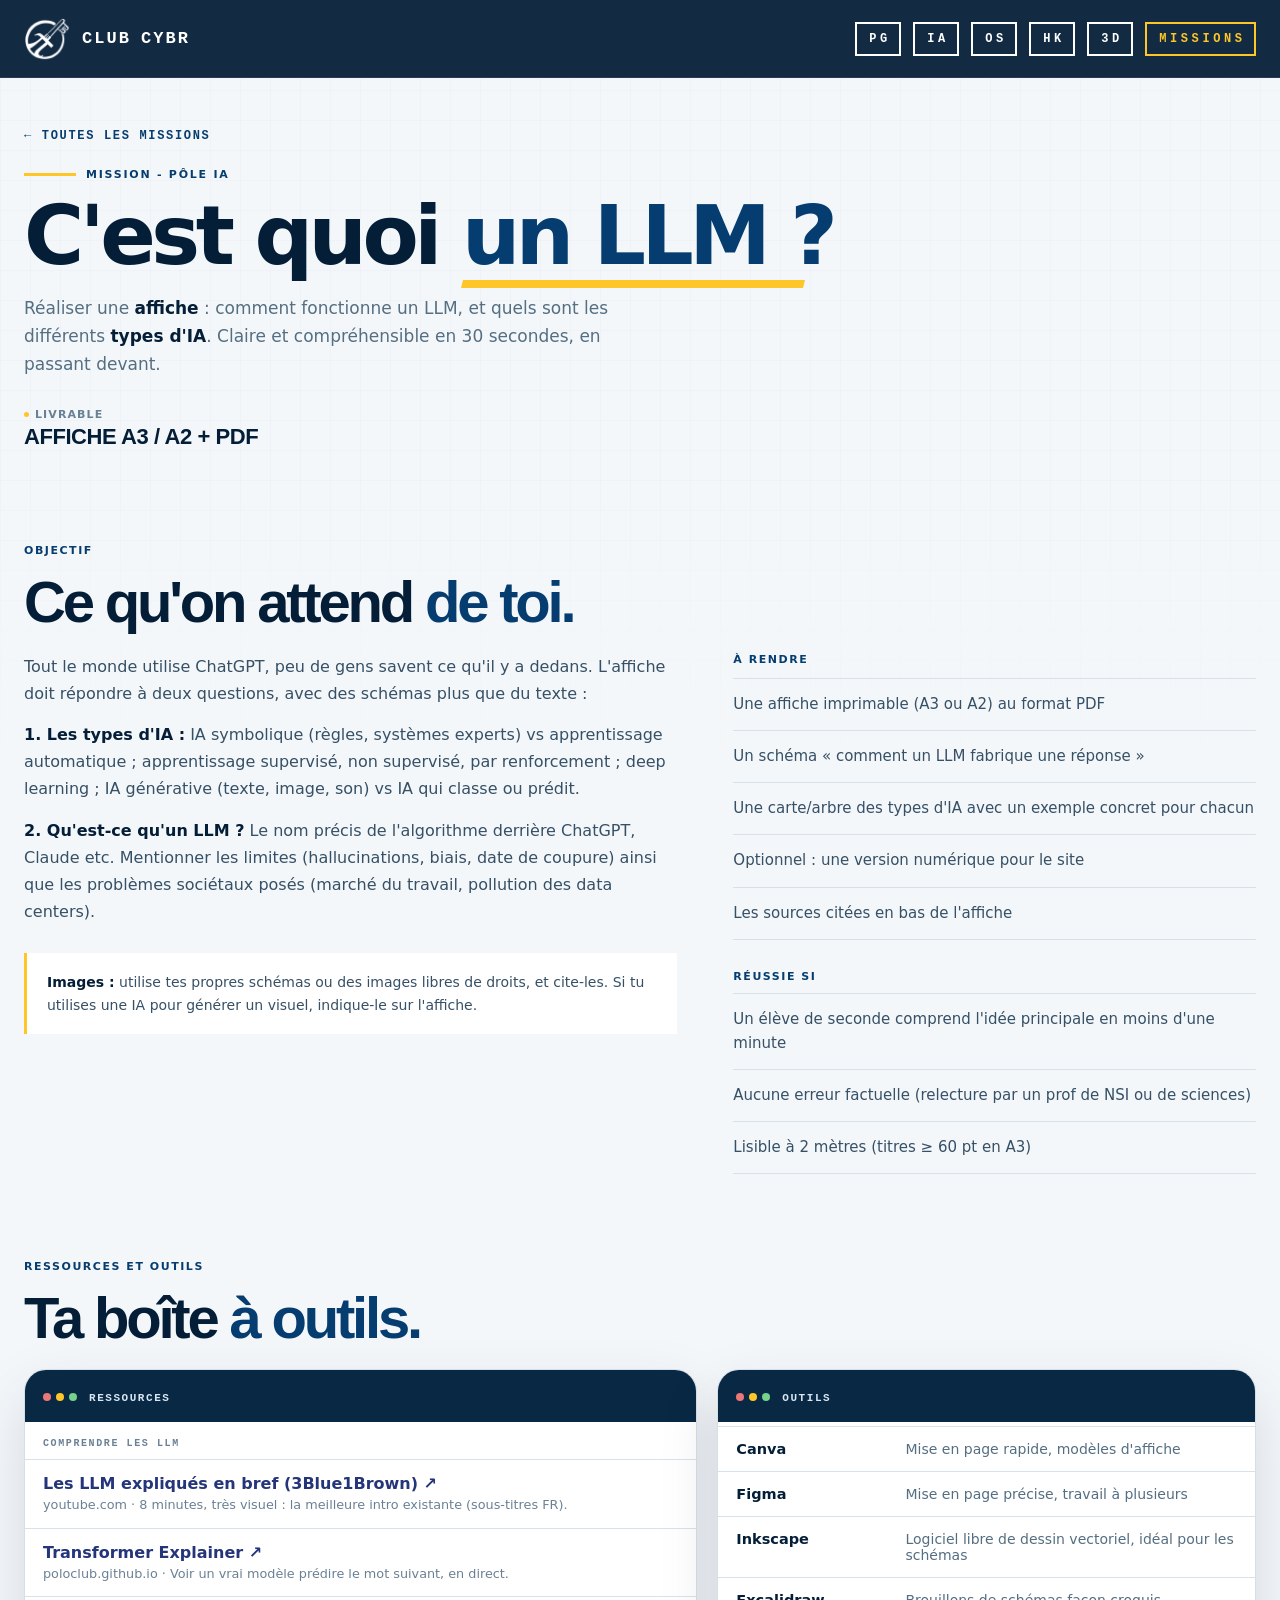
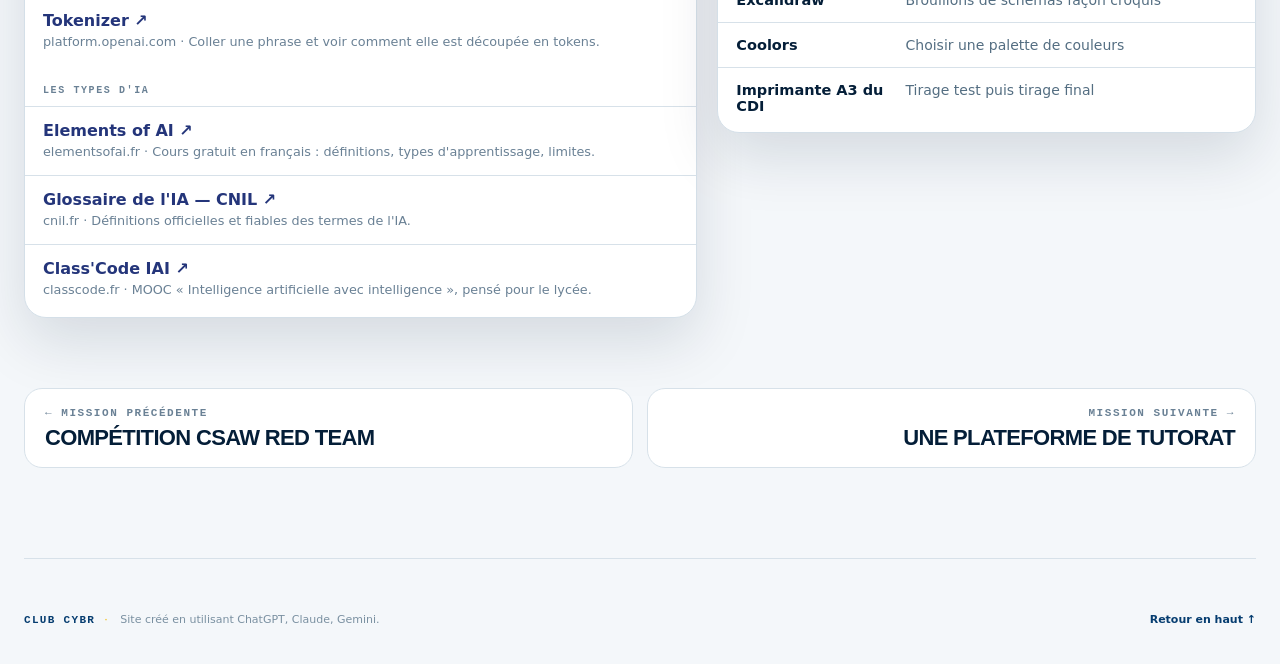
<file: mission-affiche/index.html>
<!DOCTYPE html>
<html lang="fr">
<head>
  <meta charset="utf-8">
  <meta name="viewport" content="width=device-width, initial-scale=1">
  <meta name="theme-color" content="#063d70">
  <meta name="description" content="Réaliser une affiche : comment fonctionne un LLM, et quels sont les différents types d&#x27;IA. Claire et compréhensible en 30 secondes, en passant devant.">
  <title>C&#x27;est quoi un LLM ? — Club CYBR</title>
  
  <style>
:root {
  --navy:#063d70;
  --navy-deep:#041e38;
  --gold:#ffc629;
  --gold-2:#f2b800;
  --ice:#f4f7fa;
  --ink:#092a45;
  --muted:#6a8195;
  --line:#d7e1e9;
  --shadow:0 24px 60px rgba(4,30,56,.13);
  --dot:#d5dae5;
  --panel:#fff;
  --edge:#79839a;
  --accent:#24357a;
}
@media (prefers-color-scheme:dark) {
  :root {
    --dot:#232a3a;
    --panel:#1a2030;
    --ink:#e8ecf5;
    --muted:#9aa4ba;
    --line:#2a3247;
    --edge:#7f8aa6;
    --accent:#8fb0ff;
  }
}
* { box-sizing:border-box }
html { scroll-behavior:smooth }
body {
  margin:0;
  color:var(--ink);
  font-family:Inter,ui-sans-serif,system-ui,-apple-system,"Segoe UI",sans-serif;
  background:var(--ice);
  overflow-x:hidden;
}
a { text-decoration:none; color:inherit }
button { font:inherit }
.page-width { width:min(1240px,calc(100% - 48px)); margin-inline:auto }
/* --- Fond décoratif --- */
.bg-grid {
  position:fixed;
  inset:0;
  pointer-events:none;
  opacity:.16;
  background-image:linear-gradient(rgba(5,61,112,.12) 1px,transparent 1px),linear-gradient(90deg,rgba(5,61,112,.12) 1px,transparent 1px);
  background-size:30px 30px;
  mask-image:linear-gradient(to bottom,black 0 55%,transparent 90%);
  z-index:-3;
}
.bg-circuit {
  position:fixed;
  pointer-events:none;
  z-index:-2;
  opacity:.34;
}
.bg-circuit::before, .bg-circuit::after {
  content:"";
  position:absolute;
  background:var(--gold);
  box-shadow:0 0 0 5px rgba(255,198,41,.06);
}
.bg-circuit-a {
  width:320px;
  height:240px;
  right:-60px;
  top:110px;
  border:3px solid rgba(6,61,112,.35);
  border-left:0;
  clip-path:polygon(18% 0,100% 0,100% 100%,0 100%,0 78%,18% 78%);
}
.bg-circuit-a::before {
  width:82px;
  height:3px;
  left:-20px;
  top:58px;
}
.bg-circuit-a::after {
  width:3px;
  height:72px;
  left:60px;
  bottom:-20px;
}
.bg-circuit-b {
  width:250px;
  height:210px;
  left:-80px;
  top:620px;
  border:3px solid rgba(6,61,112,.25);
  border-right:0;
  clip-path:polygon(0 0,82% 0,82% 20%,100% 20%,100% 100%,0 100%);
}
.bg-circuit-b::before {
  width:70px;
  height:3px;
  right:-20px;
  top:50px;
}
.bg-circuit-b::after {
  width:3px;
  height:52px;
  right:40px;
  top:-15px;
}
/* --- En-tête --- */
.site-header {
  position:sticky;
  top:0;
  z-index:30;
  height:78px;
  padding:0 max(24px,calc((100vw - 1240px)/2));
  display:flex;
  align-items:center;
  gap:32px;
  background:rgba(4,30,56,.94);
  backdrop-filter:blur(16px);
  border-bottom:1px solid rgba(255,255,255,.08);
  color:#fff;
}
.brand {
  display:flex;
  align-items:center;
  gap:12px;
  min-width:0;
}
.brand-logo { display:block; width:46px; height:46px }
.brand-text { display:flex; flex-direction:column; gap:2px }
.header-nav { display:flex; gap:12px; margin-left:auto }
.header-nav a {
  padding:9px calc(12px - .3em) 9px 12px;   /* le retrait à droite compense l'espacement après la dernière lettre */
  border:2px solid #fff;
  font:700 12px/1 "Courier New",ui-monospace,monospace;
  letter-spacing:.3em;
  text-transform:uppercase;
  color:#fff;
  transition:color .2s, border-color .2s;
}
.header-nav a:hover { color:var(--gold); border-color:var(--gold) }
.header-nav a:focus-visible { outline-color:var(--gold) }
@media (max-width:1020px) {
  .header-nav { gap:8px }
  .header-nav a { padding:8px calc(9px - .18em) 8px 9px; font-size:11px; letter-spacing:.18em }
}
/* --- Hero --- */
.hero {
  min-height:690px;
  display:grid;
  grid-template-columns:1.02fr .98fr;
  align-items:center;
  gap:50px;
  padding-top:46px;
  padding-bottom:70px;
}
.hero-copy { padding-top:15px }
.kicker {
  display:flex;
  align-items:center;
  gap:10px;
  color:var(--navy);
  font-size:11px;
  font-weight:900;
  letter-spacing:.16em;
}
.kicker-line { height:3px; width:52px; background:var(--gold) }
h1 {
  margin:17px 0 20px;
  font-size:clamp(48px,7vw,82px);
  line-height:.93;
  letter-spacing:-.055em;
  color:var(--navy-deep);
}
h1 em { font-style:normal; color:var(--navy); position:relative }
h1 em::after {
  content:"";
  position:absolute;
  left:0;
  right:8%;
  bottom:-5px;
  height:8px;
  background:var(--gold);
  z-index:-1;
  transform:skewX(-14deg);
}
.hero-lead {
  max-width:590px;
  font-size:17px;
  line-height:1.65;
  color:#546e82;
  margin:0;
}
.hero-cta {
  display:flex;
  flex-wrap:wrap;
  gap:12px;
  margin-top:27px;
}
.btn {
  display:inline-flex;
  align-items:center;
  gap:16px;
  min-height:48px;
  padding:0 18px;
  border-radius:11px;
  border:1px solid var(--navy);
  font-size:12px;
  font-weight:900;
  letter-spacing:.05em;
  text-transform:uppercase;
  transition:transform .18s,box-shadow .18s;
}
.btn span { font-size:17px }
.btn:hover { transform:translateY(-2px); box-shadow:0 12px 28px rgba(4,30,56,.12) }
.btn-gold { background:var(--gold); border-color:var(--gold-2); color:var(--navy-deep) }
.btn-outline { background:#fff; color:var(--navy) }
.hero-meta {
  display:flex;
  flex-wrap:wrap;
  gap:18px 24px;
  margin-top:27px;
  font-size:11px;
  color:#668095;
  font-weight:700;
}
.hero-meta b { font-size:16px; color:var(--navy) }
.hero-meta i {
  display:inline-block;
  width:5px;
  height:5px;
  border-radius:50%;
  background:var(--gold);
  margin:0 5px 1px 0;
}
.hero-visual {
  min-height:540px;
  position:relative;
  display:grid;
  place-items:center;
}
.hero-lines { position:absolute; background:var(--gold); opacity:.9 }
.hero-lines-top {
  width:270px;
  height:4px;
  top:54px;
  right:30px;
  box-shadow:60px 34px 0 var(--gold),115px 68px 0 var(--gold);
}
.hero-lines-left {
  height:250px;
  width:4px;
  left:62px;
  bottom:70px;
  box-shadow:38px 72px 0 var(--gold),76px 125px 0 var(--gold);
}
.chip-shell {
  width:min(390px,75vw);
  aspect-ratio:1;
  position:relative;
  background:#c1cbd3;
  padding:17px;
  border:3px solid #82909a;
  box-shadow:0 24px 50px rgba(5,36,61,.18);
  clip-path:polygon(8% 0,92% 0,100% 8%,100% 92%,92% 100%,8% 100%,0 92%,0 8%);
}
.chip-shell::before {
  content:"";
  position:absolute;
  inset:28px;
  border:1px solid #a2afb8;
  background:#d9e0e5;
}
.chip-board {
  position:absolute;
  inset:54px;
  border-radius:14px;
  overflow:hidden;
  background:linear-gradient(145deg,#fbfcfd,#e6ebef);
  border:1px solid #b5c1c9;
  display:grid;
  place-items:center;
}
.chip-inner-grid {
  position:absolute;
  inset:0;
  background-image:linear-gradient(rgba(9,42,69,.07) 1px,transparent 1px),linear-gradient(90deg,rgba(9,42,69,.07) 1px,transparent 1px);
  background-size:18px 18px;
}
.chip-label {
  position:relative;
  display:flex;
  flex-direction:column;
  align-items:center;
  color:var(--navy);
}
.chip-pad {
  position:absolute;
  width:15px;
  height:15px;
  background:var(--gold);
  box-shadow:0 0 0 4px rgba(255,198,41,.13);
}
.pad-1 { left:18%; top:18% }
.pad-2 { right:18%; top:18% }
.pad-3 { left:18%; bottom:18% }
.pad-4 { right:18%; bottom:18% }
.chip-pins {
  position:absolute;
  z-index:2;
  background:repeating-linear-gradient(90deg,var(--gold) 0 8px,transparent 8px 18px);
}
.pins-top, .pins-bottom { left:18px; right:18px; height:18px }
.pins-top { top:-13px }
.pins-bottom { bottom:-13px }
.pins-left, .pins-right {
  top:18px;
  bottom:18px;
  width:18px;
  background:repeating-linear-gradient(0deg,var(--gold) 0 8px,transparent 8px 18px);
}
.pins-left { left:-13px }
.pins-right { right:-13px }
/* --- Pôles --- */
.poles { padding-top:72px }
.section-topline {
  display:flex;
  align-items:end;
  justify-content:space-between;
  gap:30px;
  margin-bottom:24px;
}
.section-topline>div:first-child {
  display:flex;
  align-items:center;
  gap:10px;
  flex-wrap:wrap;
}
.section-num {
  font:900 12px "Courier New",monospace;
  color:var(--gold-2);
  background:var(--navy);
  padding:8px 10px;
}
.section-label {
  font-size:11px;
  font-weight:900;
  letter-spacing:.14em;
  color:var(--navy);
  text-transform:uppercase;
}
.section-topline p {
  max-width:520px;
  margin:0;
  color:#71879a;
  font-size:13px;
  line-height:1.5;
}
.section-topline strong { color:var(--navy) }
.pole-grid { display:grid; grid-template-columns:repeat(12,1fr); gap:14px }
.pole {
  position:relative;
  border:0;
  padding:0;
  overflow:hidden;
  cursor:pointer;
  min-height:270px;
  background:var(--navy);
  text-align:left;
  border-radius:18px;
  box-shadow:var(--shadow);
  isolation:isolate;
  transition:transform .2s ease,box-shadow .2s ease;
}
.pole:hover { transform:translateY(-5px); box-shadow:0 30px 70px rgba(4,30,56,.2) }
.pole:nth-child(1) { grid-column:span 5; min-height:390px }
.pole:nth-child(2) { grid-column:span 7; min-height:250px }
.pole:nth-child(3) { grid-column:span 4 }
.pole:nth-child(4) { grid-column:span 4 }
.pole:nth-child(5) { grid-column:span 4 }
.pole img {
  position:absolute;
  inset:0;
  width:100%;
  height:100%;
  object-fit:cover;
  filter:saturate(.96) contrast(1.02);
  transform:scale(1.01);
  transition:transform .5s ease;
}
.pole:hover img { transform:scale(1.05) }
.pole-overlay {
  position:absolute;
  inset:0;
  background:linear-gradient(120deg,rgba(4,30,56,.92),rgba(4,30,56,.2) 72%),linear-gradient(0deg,rgba(4,30,56,.3),transparent 40%);
  z-index:1;
}
.pole-content {
  position:absolute;
  inset:0;
  z-index:2;
  color:#fff;
  padding:20px;
  display:flex;
  flex-direction:column;
}
.pole-top {
  display:flex;
  align-items:center;
  justify-content:space-between;
  gap:10px;
}
.pole-top b {
  display:grid;
  place-items:center;
  min-width:46px;
  height:38px;
  border:1px solid var(--gold);
  color:var(--gold);
  font:900 14px/1 "Courier New",monospace;
  padding:0 7px;
}
.pole-top span { font:900 9px/1 "Courier New",monospace; letter-spacing:.15em; color:#c3d8e8 }
.pole-top .available { color:var(--gold) }
.pole strong {
  margin-top:auto;
  font:900 clamp(28px,3.6vw,43px)/.9 "Arial Narrow",Inter,sans-serif;
  letter-spacing:-.045em;
  text-transform:uppercase;
}
.pole-caption { margin-top:9px; color:#d4e3ee; font-size:12px }
.pole-arrow {
  position:absolute;
  right:17px;
  bottom:14px;
  font-size:28px;
  color:var(--gold);
  font-weight:800;
}
/* --- Le principe --- */
.principle { padding-top:86px }
.principle-card {
  background:var(--navy);
  color:#fff;
  border-radius:24px;
  box-shadow:var(--shadow);
  display:grid;
  grid-template-columns:1fr 1.35fr;
  overflow:hidden;
  position:relative;
}
.principle-card::after {
  content:"";
  position:absolute;
  right:-70px;
  top:-70px;
  width:300px;
  height:300px;
  border:3px solid rgba(255,198,41,.22);
  border-radius:50%;
  box-shadow:0 0 0 40px rgba(255,198,41,.05),0 0 0 80px rgba(255,198,41,.03);
}
.principle-title { padding:36px 34px; border-right:1px solid rgba(255,255,255,.12) }
.principle-title .section-label { color:#fff }
.principle-title h2 {
  font:900 clamp(28px,3vw,44px)/.92 "Arial Narrow",Inter,sans-serif;
  letter-spacing:-.04em;
  margin:34px 0 0;
}
.principle-title h2 em { font-style:normal; color:var(--gold) }
.steps {
  display:grid;
  grid-template-columns:repeat(3,1fr);
  position:relative;
  z-index:1;
}
.step { padding:36px 24px; border-right:1px solid rgba(255,255,255,.12) }
.step:last-child { border-right:0 }
.step span {
  display:inline-flex;
  color:var(--gold);
  border:1px solid rgba(255,198,41,.5);
  width:36px;
  height:30px;
  align-items:center;
  justify-content:center;
  font:900 11px "Courier New",monospace;
}
.step strong {
  display:block;
  font:900 24px/1 "Arial Narrow",Inter,sans-serif;
  text-transform:uppercase;
  margin-top:38px;
}
.step p {
  font-size:12px;
  line-height:1.5;
  color:#c5d6e4;
  max-width:210px;
}
/* --- Parcours (graphe) --- */
.curriculum { padding-top:105px }
.curriculum-intro { align-items:center }
.curriculum-intro h2 {
  flex-basis:100%;
  margin:9px 0 0;
  font:900 clamp(34px,5vw,58px)/.9 "Arial Narrow",Inter,sans-serif;
  color:var(--navy-deep);
  letter-spacing:-.055em;
}
.curriculum-intro h2 em { font-style:normal; color:var(--navy) }
.graph-frame {
  border-radius:22px;
  background:#fff;
  border:1px solid #d4dfe8;
  box-shadow:var(--shadow);
  display:block;
  overflow:hidden;   /* arrondit aussi les coins de l'en-tête et du pied */
}
.graph-header {
  height:52px;
  background:#082844;
  color:#d8e7f2;
  display:flex;
  align-items:center;
  justify-content:space-between;
  padding:0 18px;
  gap:15px;
}
.terminal-dot {
  width:8px;
  height:8px;
  border-radius:50%;
  display:inline-block;
  margin-right:5px;
}
.terminal-dot.red { background:#ec7777 }
.terminal-dot.yellow { background:var(--gold) }
.terminal-dot.green { background:#75d18b }
.graph-header strong { font:900 11px "Courier New",monospace; letter-spacing:.14em; margin-left:7px }
.graph-stage {
  position:relative;
  overflow:hidden;
  min-height:80vh;
  background:radial-gradient(circle at 50% 0,rgba(10,75,132,.05),transparent 48%),#f9fbfc;
}
.cy {
  position:absolute;
  inset:0;
  background-image:radial-gradient(var(--dot) 1px,transparent 1px);
  background-size:22px 22px;
}
.recenter {
  position:absolute;
  top:12px;
  left:12px;
  display:grid;
  place-items:center;
  width:38px;
  height:38px;
  padding:0;
  color:var(--ink);
  background:var(--panel);
  border:1px solid var(--line);
  border-radius:10px;
  cursor:pointer;
}
.recenter:hover { border-color:var(--accent) }
:focus-visible { outline:2px solid var(--accent); outline-offset:2px }
.legend {
  display:flex;
  flex-wrap:wrap;
  gap:6px 18px;
  margin:0;
  padding:12px 18px;
  list-style:none;
  font-size:.8rem;
  color:var(--muted);
  background:var(--panel);
  border-top:1px solid var(--line);
}
.legend li { display:flex; align-items:center; gap:6px }
.legend i, .chip i {
  width:11px;
  height:11px;
  border-radius:3px;
  border:1.5px solid;
  display:inline-block;
}
.panel {
  position:absolute;
  top:0;
  right:0;
  bottom:0;
  width:clamp(300px,28%,420px);
  box-sizing:border-box;
  padding:24px 22px;
  overflow:auto;
  background:var(--panel);
  border-left:1px solid var(--line);
  box-shadow:-8px 0 24px rgba(0,0,0,.08);
  transform:translateX(105%);
  transition:transform .25s ease;
  z-index:10;
}
.panel.open { transform:none }
.panel h2 { margin:0 28px 10px 0; font-size:1.4rem; line-height:1.25 }
.panel h3 { margin:22px 0 8px; font-size:.95rem }
.x {
  position:absolute;
  top:12px;
  right:12px;
  width:32px;
  height:32px;
  padding:0;
  font-size:1.2rem;
  line-height:1;
}
.chips {
  display:flex;
  flex-wrap:wrap;
  gap:8px;
  margin:0;
}
.chip {
  display:inline-flex;
  align-items:center;
  gap:6px;
  padding:2px 10px;
  font-size:.82rem;
  color:var(--muted);
  border:1px solid var(--line);
  border-radius:99px;
}
.desc { margin:14px 0 0 }
.res { margin:0; padding:0; list-style:none }
.res li { padding:8px 0; border-top:1px solid var(--line) }
.res a {
  display:inline-flex;
  align-items:center;
  gap:6px;
  color:var(--accent);
  font-weight:700;
  text-decoration:none;
}
.res a:hover { text-decoration:underline }
.none, .res .off { color:var(--muted) }
.res-note { margin:3px 0 0; font-size:.8rem; color:var(--muted); line-height:1.4 }
@media (max-width:720px) {
  .panel {
    top:auto;
    left:0;
    width:auto;
    max-height:46vh;
    border-left:0;
    border-top:1px solid var(--line);
    border-radius:16px 16px 0 0;
    transform:translateY(105%);
  }
}
@media (prefers-reduced-motion:reduce) {
  .panel { transition:none }
}
/* --- Pied de page --- */
.site-footer {
  display:flex;
  justify-content:space-between;
  gap:20px;
  padding:54px 0 38px;
  margin-top:90px;
  border-top:1px solid var(--line);
  font-size:11px;
  color:#7a90a1;
}
.site-footer strong { color:var(--navy); letter-spacing:.12em; font-family:"Courier New",ui-monospace,monospace }
.site-footer span { margin:0 9px; color:var(--gold-2) }
.site-footer a { font-weight:800; color:var(--navy) }
@media (max-width:1020px) {
  .hero { grid-template-columns:1fr; gap:0; padding-top:35px }
  .hero-visual { order:-1; min-height:480px }
  .hero-copy { padding-top:0 }
  .pole-grid { grid-template-columns:repeat(6,1fr) }
  .pole:nth-child(1) { grid-column:span 3; min-height:340px }
  .pole:nth-child(2) { grid-column:span 3; min-height:340px }
  .pole:nth-child(n/**/+3) { grid-column:span 2 }
  .principle-card { grid-template-columns:1fr }
  .principle-title { border-right:0; border-bottom:1px solid rgba(255,255,255,.12) }
}
@media (max-width:720px) {
  .page-width { width:min(100% - 28px,1240px) }
  .site-header { padding:0 14px; gap:13px; height:68px }
  .header-nav { display:none }
  .hero { min-height:auto; padding:36px 0 45px }
  .hero-visual { min-height:360px }
  .chip-shell { width:min(300px,74vw) }
  .chip-board { inset:42px }
  .hero-lines-top { top:22px; right:12px }
  .hero-lines-left { left:20px; bottom:20px }
  .hero-meta { gap:10px 16px }
  .poles { padding-top:45px }
  .section-topline { align-items:flex-start; flex-direction:column }
  .pole-grid { grid-template-columns:1fr }
  .pole:nth-child(1), .pole:nth-child(2), .pole:nth-child(n/**/+3) { grid-column:1; min-height:270px }
  .principle { padding-top:54px }
  .steps { grid-template-columns:1fr }
  .step { border-right:0; border-bottom:1px solid rgba(255,255,255,.12) }
  .step:last-child { border-bottom:0 }
  .curriculum { padding-top:70px }
  .curriculum-intro h2 { font-size:44px }
  .site-footer { flex-direction:column; margin-top:60px }
}
@media (prefers-reduced-motion:reduce) {
  html { scroll-behavior:auto }
  .btn, .pole, .pole img { transition:none }
}
.brand-text strong {
  display:flex;
  align-items:center;
  gap:10px;
  font:900 17px/1 "Courier New",ui-monospace,monospace;
  letter-spacing:.12em;
}
.brand-text strong span { display:inline-block; font:inherit }
.pole.selected { outline:3px solid var(--gold); outline-offset:3px }
@media (max-width:720px) {
  .brand-text strong { font-size:15px; gap:8px }
  .brand-logo { width:40px; height:40px }
}
.chip-label span, .chip-label b { font:900 35px/.95 "Courier New",ui-monospace,monospace; letter-spacing:.08em }
@media (max-width:720px) {
  .chip-label span, .chip-label b { font-size:27px }
}
  </style>
  <link rel="stylesheet" href="../missions.css">
</head>
<body>
  <div class="bg-grid" aria-hidden="true"></div>
  <header class="site-header">
<div class="brand">
  <a href="https://www.pisurquatre.xyz/" aria-label="Site Pi sur quatre">
    <img class="brand-logo" src="../assets/logo2-blanc.png" alt="" width="46" height="46">
  </a>
  <a class="brand-text" href="../index.html#accueil" aria-label="Club CYBR, retour à l'accueil">
    <strong><span>CLUB</span><span>CYBR</span></strong>
  </a>
</div>
    <nav class="header-nav" aria-label="Navigation principale">
      <a href="../index.html#parcours-programmation">PG</a>
      <a href="../index.html#parcours-ia">IA</a>
      <a href="../index.html#parcours-os">OS</a>
      <a href="../index.html#parcours-hacking">HK</a>
      <a href="../index.html#parcours-3D">3D</a>
        <a class="nav-ms" href="../index.html#missions">MISSIONS</a>
      </nav>
  </header>

  <main class="m-page" id="haut">
  <section class="m-hero page-width">
    <a class="back-link" href="../index.html#missions">← TOUTES LES MISSIONS</a>
    <div class="kicker"><span class="kicker-line"></span> MISSION - PÔLE IA</div>
    <h1>C'est quoi <em>un LLM ?</em></h1>
    <div class="hero-lead"><p>Réaliser une <strong>affiche</strong> : comment fonctionne un LLM, et quels sont les différents <strong>types d'IA</strong>. Claire et compréhensible en 30 secondes, en passant devant.</p></div>
    <div class="m-facts"><div><i></i>LIVRABLE<b>affiche A3 / A2 + PDF</b></div></div>
  </section>

  <section class="m-sec page-width">
    <div class="section-topline curriculum-intro"><div><span class="section-label">OBJECTIF</span><h2>Ce qu'on attend <em>de toi.</em></h2></div></div>
    <div class="m-body">
      <div><div class="m-prose"><p>Tout le monde utilise ChatGPT, peu de gens savent ce qu'il y a dedans. L'affiche doit répondre à deux questions, avec des schémas plus que du texte :</p>
<p><strong>1. Les types d'IA :</strong> IA symbolique (règles, systèmes experts) vs apprentissage automatique ; apprentissage supervisé, non supervisé, par renforcement ; deep learning ; IA générative (texte, image, son) vs IA qui classe ou prédit.</p>
<p><strong>2. Qu'est-ce qu'un LLM ?</strong> Le nom précis de l'algorithme derrière ChatGPT, Claude etc. Mentionner les limites (hallucinations, biais, date de coupure) ainsi que les problèmes sociétaux posés (marché du travail, pollution des data centers).</p></div><div class="m-note"><p><strong>Images :</strong> utilise tes propres schémas ou des images libres de droits, et cite-les. Si tu utilises une IA pour générer un visuel, indique-le sur l'affiche.</p></div></div>
      <div class="m-side"><span class="section-label">À rendre</span><ul class="m-list"><li>Une affiche imprimable (A3 ou A2) au format PDF </li><li>Un schéma « comment un LLM fabrique une réponse »</li><li>Une carte/arbre des types d'IA avec un exemple concret pour chacun</li><li>Optionnel : une version numérique pour le site</li><li>Les sources citées en bas de l'affiche</li></ul><div class="m-ok"><span class="section-label">Réussie si</span><ul class="m-list"><li>Un élève de seconde comprend l'idée principale en moins d'une minute</li><li>Aucune erreur factuelle (relecture par un prof de NSI ou de sciences)</li><li>Lisible à 2 mètres (titres ≥ 60 pt en A3)</li></ul></div></div>
    </div>
  </section>
  
  
  <section class="m-sec page-width">
    <div class="section-topline curriculum-intro"><div><span class="section-label">RESSOURCES ET OUTILS</span><h2>Ta boîte <em>à outils.</em></h2></div></div>
    <div class="m-two"><div class="graph-frame m-frame">
        <div class="graph-header"><div><span class="terminal-dot red"></span><span class="terminal-dot yellow"></span><span class="terminal-dot green"></span><strong>RESSOURCES</strong></div></div>
        <div class="res-group">COMPRENDRE LES LLM</div>
<ul class="res"><li><a href="https://www.youtube.com/watch?v=LPZh9BOjkQs" target="_blank" rel="noopener">Les LLM expliqués en bref (3Blue1Brown) ↗</a><p class="res-note">youtube.com · 8 minutes, très visuel : la meilleure intro existante (sous-titres FR).</p></li><li><a href="https://poloclub.github.io/transformer-explainer/" target="_blank" rel="noopener">Transformer Explainer ↗</a><p class="res-note">poloclub.github.io · Voir un vrai modèle prédire le mot suivant, en direct.</p></li><li><a href="https://platform.openai.com/tokenizer" target="_blank" rel="noopener">Tokenizer ↗</a><p class="res-note">platform.openai.com · Coller une phrase et voir comment elle est découpée en tokens.</p></li></ul>
<div class="res-group">LES TYPES D&#X27;IA</div>
<ul class="res"><li><a href="https://www.elementsofai.fr/" target="_blank" rel="noopener">Elements of AI ↗</a><p class="res-note">elementsofai.fr · Cours gratuit en français : définitions, types d'apprentissage, limites.</p></li><li><a href="https://www.cnil.fr/fr/intelligence-artificielle/glossaire-ia" target="_blank" rel="noopener">Glossaire de l'IA — CNIL ↗</a><p class="res-note">cnil.fr · Définitions officielles et fiables des termes de l'IA.</p></li><li><a href="https://classcode.fr/iai" target="_blank" rel="noopener">Class'Code IAI ↗</a><p class="res-note">classcode.fr · MOOC « Intelligence artificielle avec intelligence », pensé pour le lycée.</p></li></ul>
      </div><div class="graph-frame m-frame">
        <div class="graph-header"><div><span class="terminal-dot red"></span><span class="terminal-dot yellow"></span><span class="terminal-dot green"></span><strong>OUTILS</strong></div></div>
        <ul class="res m-tools"><li><strong>Canva</strong><span>Mise en page rapide, modèles d'affiche</span></li><li><strong>Figma</strong><span>Mise en page précise, travail à plusieurs</span></li><li><strong>Inkscape</strong><span>Logiciel libre de dessin vectoriel, idéal pour les schémas</span></li><li><strong>Excalidraw</strong><span>Brouillons de schémas façon croquis</span></li><li><strong>Coolors</strong><span>Choisir une palette de couleurs</span></li><li><strong>Imprimante A3 du CDI</strong><span>Tirage test puis tirage final</span></li></ul>
      </div></div>
  </section>
  <nav class="m-pager page-width" aria-label="Autres missions">
    <a href="../mission-ctf/index.html"><small>← MISSION PRÉCÉDENTE</small><b>Compétition CSAW Red Team</b></a>
    <a href="../mission-tutorat/index.html"><small>MISSION SUIVANTE →</small><b>Une plateforme de tutorat</b></a>
  </nav>
  </main>
  <footer class="site-footer page-width">
    <div><strong>CLUB CYBR</strong><span>·</span> Site créé en utilisant ChatGPT, Claude, Gemini. </div>
    <a href="#haut">Retour en haut ↑</a>
  </footer>
</body>
</html>
</file>
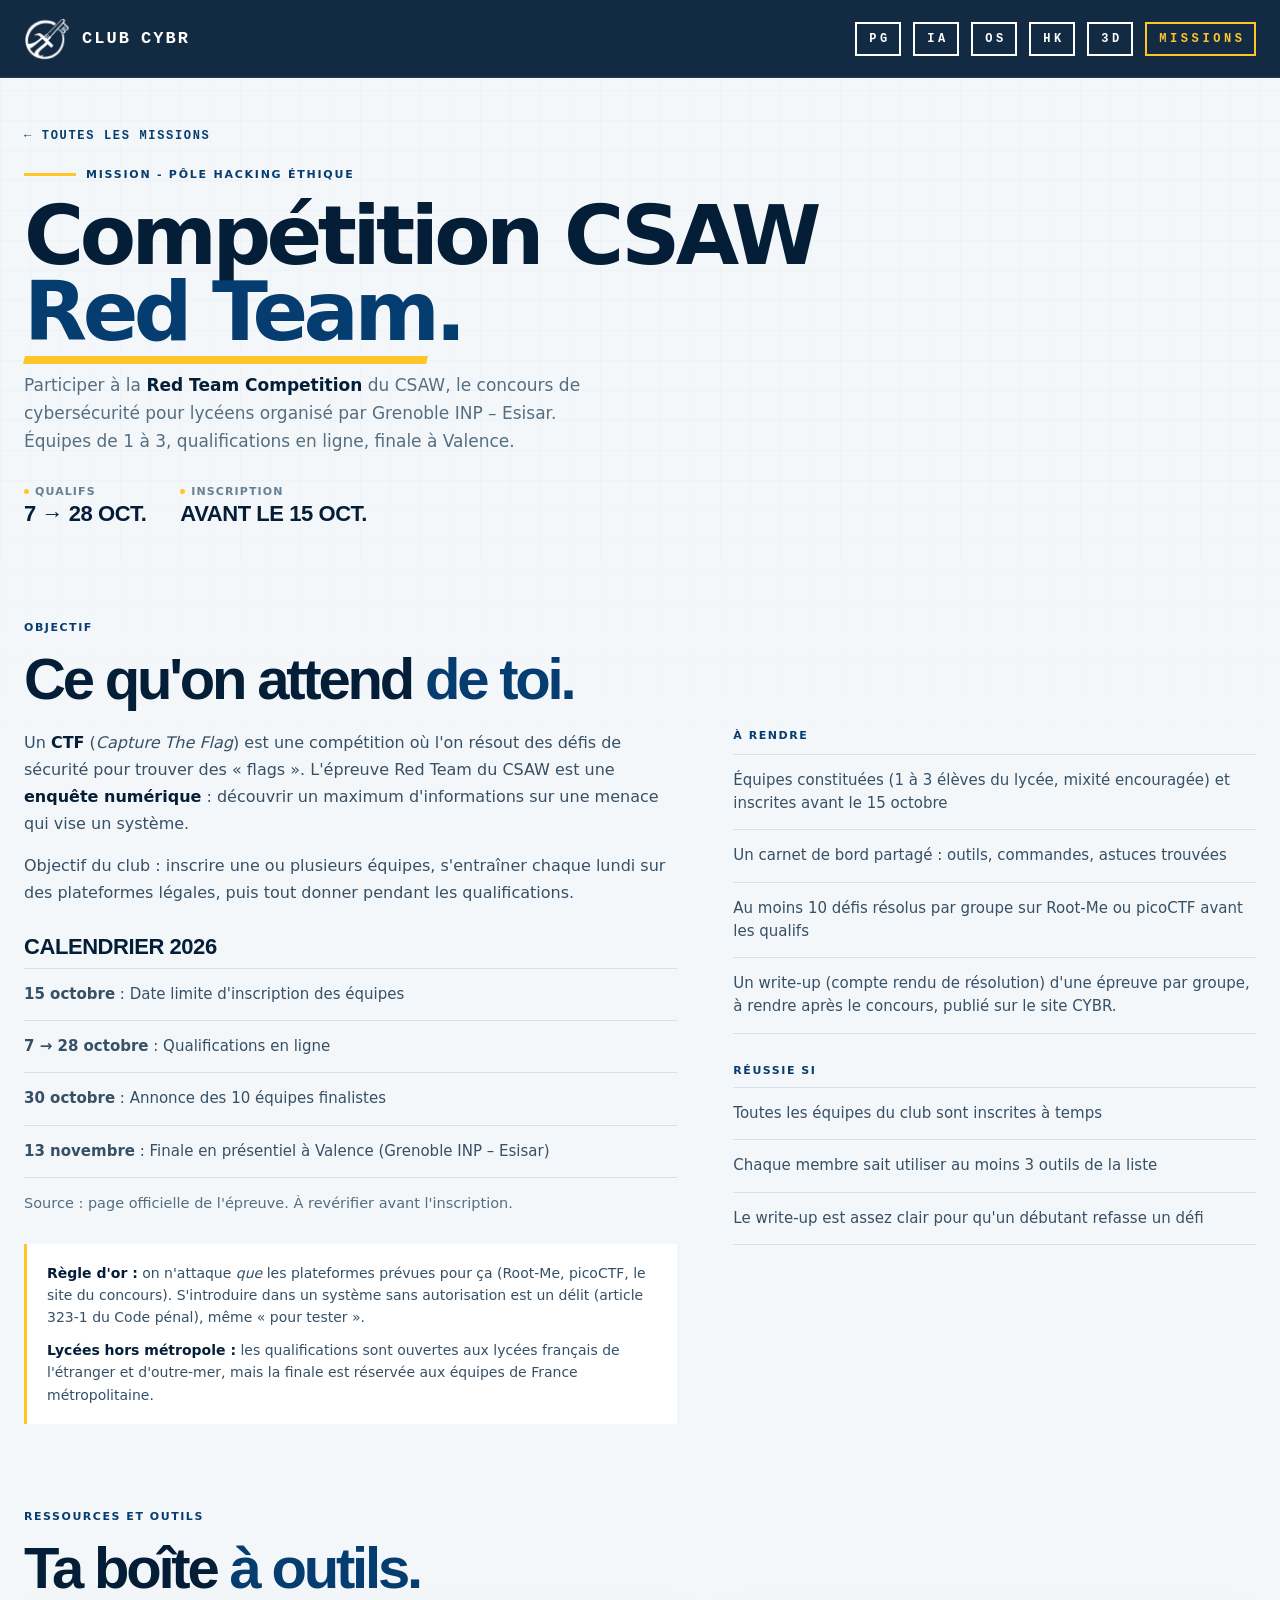
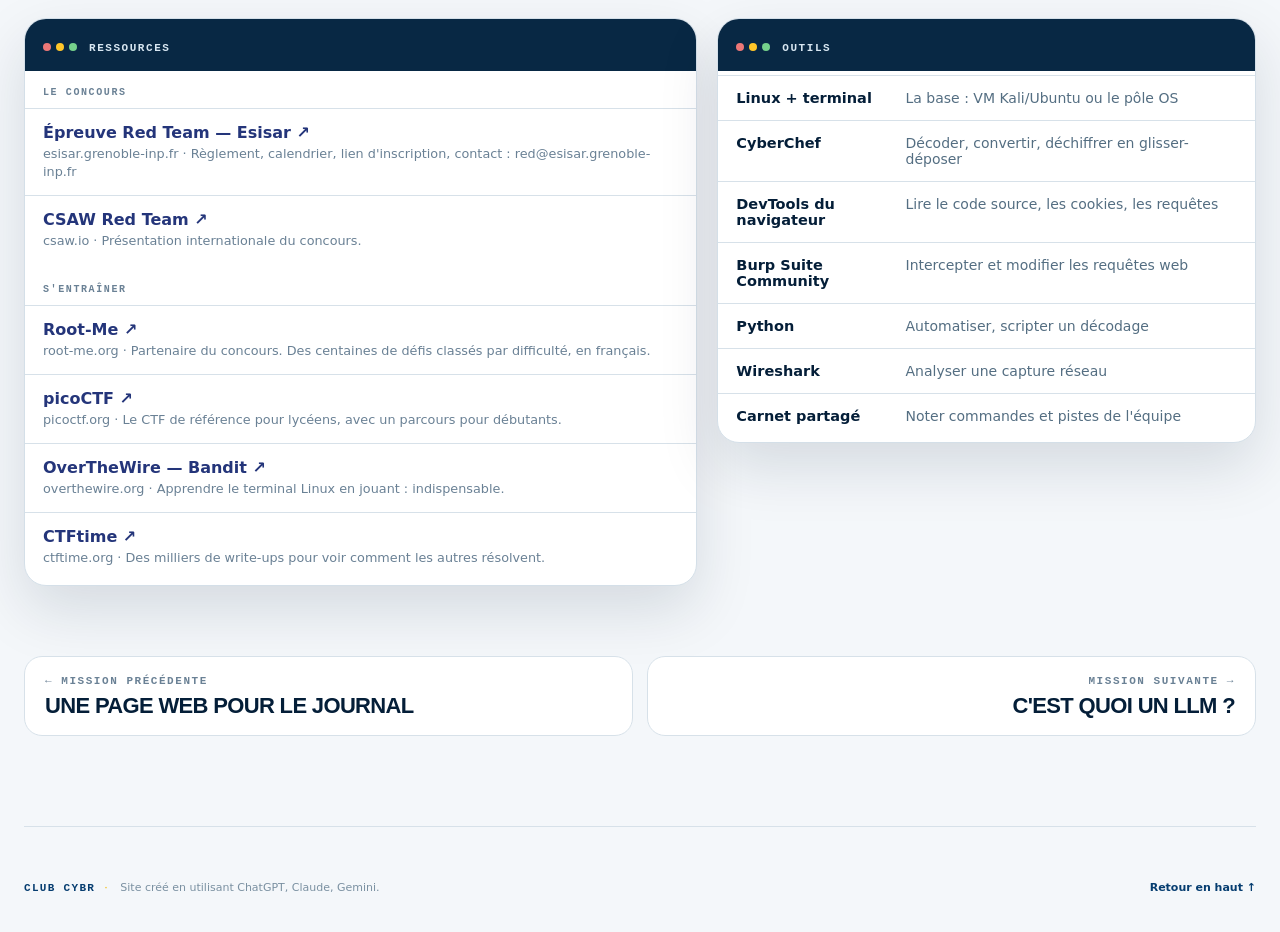
<file: mission-ctf/index.html>
<!DOCTYPE html>
<html lang="fr">
<head>
  <meta charset="utf-8">
  <meta name="viewport" content="width=device-width, initial-scale=1">
  <meta name="theme-color" content="#063d70">
  <meta name="description" content="Participer à la Red Team Competition du CSAW, le concours de cybersécurité pour lycéens organisé par Grenoble INP – Esisar. Équipes de 1 à 3, qualifications en ligne, finale à Valence.">
  <title>Compétition CSAW Red Team — Club CYBR</title>
  
  <style>
:root {
  --navy:#063d70;
  --navy-deep:#041e38;
  --gold:#ffc629;
  --gold-2:#f2b800;
  --ice:#f4f7fa;
  --ink:#092a45;
  --muted:#6a8195;
  --line:#d7e1e9;
  --shadow:0 24px 60px rgba(4,30,56,.13);
  --dot:#d5dae5;
  --panel:#fff;
  --edge:#79839a;
  --accent:#24357a;
}
@media (prefers-color-scheme:dark) {
  :root {
    --dot:#232a3a;
    --panel:#1a2030;
    --ink:#e8ecf5;
    --muted:#9aa4ba;
    --line:#2a3247;
    --edge:#7f8aa6;
    --accent:#8fb0ff;
  }
}
* { box-sizing:border-box }
html { scroll-behavior:smooth }
body {
  margin:0;
  color:var(--ink);
  font-family:Inter,ui-sans-serif,system-ui,-apple-system,"Segoe UI",sans-serif;
  background:var(--ice);
  overflow-x:hidden;
}
a { text-decoration:none; color:inherit }
button { font:inherit }
.page-width { width:min(1240px,calc(100% - 48px)); margin-inline:auto }
/* --- Fond décoratif --- */
.bg-grid {
  position:fixed;
  inset:0;
  pointer-events:none;
  opacity:.16;
  background-image:linear-gradient(rgba(5,61,112,.12) 1px,transparent 1px),linear-gradient(90deg,rgba(5,61,112,.12) 1px,transparent 1px);
  background-size:30px 30px;
  mask-image:linear-gradient(to bottom,black 0 55%,transparent 90%);
  z-index:-3;
}
.bg-circuit {
  position:fixed;
  pointer-events:none;
  z-index:-2;
  opacity:.34;
}
.bg-circuit::before, .bg-circuit::after {
  content:"";
  position:absolute;
  background:var(--gold);
  box-shadow:0 0 0 5px rgba(255,198,41,.06);
}
.bg-circuit-a {
  width:320px;
  height:240px;
  right:-60px;
  top:110px;
  border:3px solid rgba(6,61,112,.35);
  border-left:0;
  clip-path:polygon(18% 0,100% 0,100% 100%,0 100%,0 78%,18% 78%);
}
.bg-circuit-a::before {
  width:82px;
  height:3px;
  left:-20px;
  top:58px;
}
.bg-circuit-a::after {
  width:3px;
  height:72px;
  left:60px;
  bottom:-20px;
}
.bg-circuit-b {
  width:250px;
  height:210px;
  left:-80px;
  top:620px;
  border:3px solid rgba(6,61,112,.25);
  border-right:0;
  clip-path:polygon(0 0,82% 0,82% 20%,100% 20%,100% 100%,0 100%);
}
.bg-circuit-b::before {
  width:70px;
  height:3px;
  right:-20px;
  top:50px;
}
.bg-circuit-b::after {
  width:3px;
  height:52px;
  right:40px;
  top:-15px;
}
/* --- En-tête --- */
.site-header {
  position:sticky;
  top:0;
  z-index:30;
  height:78px;
  padding:0 max(24px,calc((100vw - 1240px)/2));
  display:flex;
  align-items:center;
  gap:32px;
  background:rgba(4,30,56,.94);
  backdrop-filter:blur(16px);
  border-bottom:1px solid rgba(255,255,255,.08);
  color:#fff;
}
.brand {
  display:flex;
  align-items:center;
  gap:12px;
  min-width:0;
}
.brand-logo { display:block; width:46px; height:46px }
.brand-text { display:flex; flex-direction:column; gap:2px }
.header-nav { display:flex; gap:12px; margin-left:auto }
.header-nav a {
  padding:9px calc(12px - .3em) 9px 12px;   /* le retrait à droite compense l'espacement après la dernière lettre */
  border:2px solid #fff;
  font:700 12px/1 "Courier New",ui-monospace,monospace;
  letter-spacing:.3em;
  text-transform:uppercase;
  color:#fff;
  transition:color .2s, border-color .2s;
}
.header-nav a:hover { color:var(--gold); border-color:var(--gold) }
.header-nav a:focus-visible { outline-color:var(--gold) }
@media (max-width:1020px) {
  .header-nav { gap:8px }
  .header-nav a { padding:8px calc(9px - .18em) 8px 9px; font-size:11px; letter-spacing:.18em }
}
/* --- Hero --- */
.hero {
  min-height:690px;
  display:grid;
  grid-template-columns:1.02fr .98fr;
  align-items:center;
  gap:50px;
  padding-top:46px;
  padding-bottom:70px;
}
.hero-copy { padding-top:15px }
.kicker {
  display:flex;
  align-items:center;
  gap:10px;
  color:var(--navy);
  font-size:11px;
  font-weight:900;
  letter-spacing:.16em;
}
.kicker-line { height:3px; width:52px; background:var(--gold) }
h1 {
  margin:17px 0 20px;
  font-size:clamp(48px,7vw,82px);
  line-height:.93;
  letter-spacing:-.055em;
  color:var(--navy-deep);
}
h1 em { font-style:normal; color:var(--navy); position:relative }
h1 em::after {
  content:"";
  position:absolute;
  left:0;
  right:8%;
  bottom:-5px;
  height:8px;
  background:var(--gold);
  z-index:-1;
  transform:skewX(-14deg);
}
.hero-lead {
  max-width:590px;
  font-size:17px;
  line-height:1.65;
  color:#546e82;
  margin:0;
}
.hero-cta {
  display:flex;
  flex-wrap:wrap;
  gap:12px;
  margin-top:27px;
}
.btn {
  display:inline-flex;
  align-items:center;
  gap:16px;
  min-height:48px;
  padding:0 18px;
  border-radius:11px;
  border:1px solid var(--navy);
  font-size:12px;
  font-weight:900;
  letter-spacing:.05em;
  text-transform:uppercase;
  transition:transform .18s,box-shadow .18s;
}
.btn span { font-size:17px }
.btn:hover { transform:translateY(-2px); box-shadow:0 12px 28px rgba(4,30,56,.12) }
.btn-gold { background:var(--gold); border-color:var(--gold-2); color:var(--navy-deep) }
.btn-outline { background:#fff; color:var(--navy) }
.hero-meta {
  display:flex;
  flex-wrap:wrap;
  gap:18px 24px;
  margin-top:27px;
  font-size:11px;
  color:#668095;
  font-weight:700;
}
.hero-meta b { font-size:16px; color:var(--navy) }
.hero-meta i {
  display:inline-block;
  width:5px;
  height:5px;
  border-radius:50%;
  background:var(--gold);
  margin:0 5px 1px 0;
}
.hero-visual {
  min-height:540px;
  position:relative;
  display:grid;
  place-items:center;
}
.hero-lines { position:absolute; background:var(--gold); opacity:.9 }
.hero-lines-top {
  width:270px;
  height:4px;
  top:54px;
  right:30px;
  box-shadow:60px 34px 0 var(--gold),115px 68px 0 var(--gold);
}
.hero-lines-left {
  height:250px;
  width:4px;
  left:62px;
  bottom:70px;
  box-shadow:38px 72px 0 var(--gold),76px 125px 0 var(--gold);
}
.chip-shell {
  width:min(390px,75vw);
  aspect-ratio:1;
  position:relative;
  background:#c1cbd3;
  padding:17px;
  border:3px solid #82909a;
  box-shadow:0 24px 50px rgba(5,36,61,.18);
  clip-path:polygon(8% 0,92% 0,100% 8%,100% 92%,92% 100%,8% 100%,0 92%,0 8%);
}
.chip-shell::before {
  content:"";
  position:absolute;
  inset:28px;
  border:1px solid #a2afb8;
  background:#d9e0e5;
}
.chip-board {
  position:absolute;
  inset:54px;
  border-radius:14px;
  overflow:hidden;
  background:linear-gradient(145deg,#fbfcfd,#e6ebef);
  border:1px solid #b5c1c9;
  display:grid;
  place-items:center;
}
.chip-inner-grid {
  position:absolute;
  inset:0;
  background-image:linear-gradient(rgba(9,42,69,.07) 1px,transparent 1px),linear-gradient(90deg,rgba(9,42,69,.07) 1px,transparent 1px);
  background-size:18px 18px;
}
.chip-label {
  position:relative;
  display:flex;
  flex-direction:column;
  align-items:center;
  color:var(--navy);
}
.chip-pad {
  position:absolute;
  width:15px;
  height:15px;
  background:var(--gold);
  box-shadow:0 0 0 4px rgba(255,198,41,.13);
}
.pad-1 { left:18%; top:18% }
.pad-2 { right:18%; top:18% }
.pad-3 { left:18%; bottom:18% }
.pad-4 { right:18%; bottom:18% }
.chip-pins {
  position:absolute;
  z-index:2;
  background:repeating-linear-gradient(90deg,var(--gold) 0 8px,transparent 8px 18px);
}
.pins-top, .pins-bottom { left:18px; right:18px; height:18px }
.pins-top { top:-13px }
.pins-bottom { bottom:-13px }
.pins-left, .pins-right {
  top:18px;
  bottom:18px;
  width:18px;
  background:repeating-linear-gradient(0deg,var(--gold) 0 8px,transparent 8px 18px);
}
.pins-left { left:-13px }
.pins-right { right:-13px }
/* --- Pôles --- */
.poles { padding-top:72px }
.section-topline {
  display:flex;
  align-items:end;
  justify-content:space-between;
  gap:30px;
  margin-bottom:24px;
}
.section-topline>div:first-child {
  display:flex;
  align-items:center;
  gap:10px;
  flex-wrap:wrap;
}
.section-num {
  font:900 12px "Courier New",monospace;
  color:var(--gold-2);
  background:var(--navy);
  padding:8px 10px;
}
.section-label {
  font-size:11px;
  font-weight:900;
  letter-spacing:.14em;
  color:var(--navy);
  text-transform:uppercase;
}
.section-topline p {
  max-width:520px;
  margin:0;
  color:#71879a;
  font-size:13px;
  line-height:1.5;
}
.section-topline strong { color:var(--navy) }
.pole-grid { display:grid; grid-template-columns:repeat(12,1fr); gap:14px }
.pole {
  position:relative;
  border:0;
  padding:0;
  overflow:hidden;
  cursor:pointer;
  min-height:270px;
  background:var(--navy);
  text-align:left;
  border-radius:18px;
  box-shadow:var(--shadow);
  isolation:isolate;
  transition:transform .2s ease,box-shadow .2s ease;
}
.pole:hover { transform:translateY(-5px); box-shadow:0 30px 70px rgba(4,30,56,.2) }
.pole:nth-child(1) { grid-column:span 5; min-height:390px }
.pole:nth-child(2) { grid-column:span 7; min-height:250px }
.pole:nth-child(3) { grid-column:span 4 }
.pole:nth-child(4) { grid-column:span 4 }
.pole:nth-child(5) { grid-column:span 4 }
.pole img {
  position:absolute;
  inset:0;
  width:100%;
  height:100%;
  object-fit:cover;
  filter:saturate(.96) contrast(1.02);
  transform:scale(1.01);
  transition:transform .5s ease;
}
.pole:hover img { transform:scale(1.05) }
.pole-overlay {
  position:absolute;
  inset:0;
  background:linear-gradient(120deg,rgba(4,30,56,.92),rgba(4,30,56,.2) 72%),linear-gradient(0deg,rgba(4,30,56,.3),transparent 40%);
  z-index:1;
}
.pole-content {
  position:absolute;
  inset:0;
  z-index:2;
  color:#fff;
  padding:20px;
  display:flex;
  flex-direction:column;
}
.pole-top {
  display:flex;
  align-items:center;
  justify-content:space-between;
  gap:10px;
}
.pole-top b {
  display:grid;
  place-items:center;
  min-width:46px;
  height:38px;
  border:1px solid var(--gold);
  color:var(--gold);
  font:900 14px/1 "Courier New",monospace;
  padding:0 7px;
}
.pole-top span { font:900 9px/1 "Courier New",monospace; letter-spacing:.15em; color:#c3d8e8 }
.pole-top .available { color:var(--gold) }
.pole strong {
  margin-top:auto;
  font:900 clamp(28px,3.6vw,43px)/.9 "Arial Narrow",Inter,sans-serif;
  letter-spacing:-.045em;
  text-transform:uppercase;
}
.pole-caption { margin-top:9px; color:#d4e3ee; font-size:12px }
.pole-arrow {
  position:absolute;
  right:17px;
  bottom:14px;
  font-size:28px;
  color:var(--gold);
  font-weight:800;
}
/* --- Le principe --- */
.principle { padding-top:86px }
.principle-card {
  background:var(--navy);
  color:#fff;
  border-radius:24px;
  box-shadow:var(--shadow);
  display:grid;
  grid-template-columns:1fr 1.35fr;
  overflow:hidden;
  position:relative;
}
.principle-card::after {
  content:"";
  position:absolute;
  right:-70px;
  top:-70px;
  width:300px;
  height:300px;
  border:3px solid rgba(255,198,41,.22);
  border-radius:50%;
  box-shadow:0 0 0 40px rgba(255,198,41,.05),0 0 0 80px rgba(255,198,41,.03);
}
.principle-title { padding:36px 34px; border-right:1px solid rgba(255,255,255,.12) }
.principle-title .section-label { color:#fff }
.principle-title h2 {
  font:900 clamp(28px,3vw,44px)/.92 "Arial Narrow",Inter,sans-serif;
  letter-spacing:-.04em;
  margin:34px 0 0;
}
.principle-title h2 em { font-style:normal; color:var(--gold) }
.steps {
  display:grid;
  grid-template-columns:repeat(3,1fr);
  position:relative;
  z-index:1;
}
.step { padding:36px 24px; border-right:1px solid rgba(255,255,255,.12) }
.step:last-child { border-right:0 }
.step span {
  display:inline-flex;
  color:var(--gold);
  border:1px solid rgba(255,198,41,.5);
  width:36px;
  height:30px;
  align-items:center;
  justify-content:center;
  font:900 11px "Courier New",monospace;
}
.step strong {
  display:block;
  font:900 24px/1 "Arial Narrow",Inter,sans-serif;
  text-transform:uppercase;
  margin-top:38px;
}
.step p {
  font-size:12px;
  line-height:1.5;
  color:#c5d6e4;
  max-width:210px;
}
/* --- Parcours (graphe) --- */
.curriculum { padding-top:105px }
.curriculum-intro { align-items:center }
.curriculum-intro h2 {
  flex-basis:100%;
  margin:9px 0 0;
  font:900 clamp(34px,5vw,58px)/.9 "Arial Narrow",Inter,sans-serif;
  color:var(--navy-deep);
  letter-spacing:-.055em;
}
.curriculum-intro h2 em { font-style:normal; color:var(--navy) }
.graph-frame {
  border-radius:22px;
  background:#fff;
  border:1px solid #d4dfe8;
  box-shadow:var(--shadow);
  display:block;
  overflow:hidden;   /* arrondit aussi les coins de l'en-tête et du pied */
}
.graph-header {
  height:52px;
  background:#082844;
  color:#d8e7f2;
  display:flex;
  align-items:center;
  justify-content:space-between;
  padding:0 18px;
  gap:15px;
}
.terminal-dot {
  width:8px;
  height:8px;
  border-radius:50%;
  display:inline-block;
  margin-right:5px;
}
.terminal-dot.red { background:#ec7777 }
.terminal-dot.yellow { background:var(--gold) }
.terminal-dot.green { background:#75d18b }
.graph-header strong { font:900 11px "Courier New",monospace; letter-spacing:.14em; margin-left:7px }
.graph-stage {
  position:relative;
  overflow:hidden;
  min-height:80vh;
  background:radial-gradient(circle at 50% 0,rgba(10,75,132,.05),transparent 48%),#f9fbfc;
}
.cy {
  position:absolute;
  inset:0;
  background-image:radial-gradient(var(--dot) 1px,transparent 1px);
  background-size:22px 22px;
}
.recenter {
  position:absolute;
  top:12px;
  left:12px;
  display:grid;
  place-items:center;
  width:38px;
  height:38px;
  padding:0;
  color:var(--ink);
  background:var(--panel);
  border:1px solid var(--line);
  border-radius:10px;
  cursor:pointer;
}
.recenter:hover { border-color:var(--accent) }
:focus-visible { outline:2px solid var(--accent); outline-offset:2px }
.legend {
  display:flex;
  flex-wrap:wrap;
  gap:6px 18px;
  margin:0;
  padding:12px 18px;
  list-style:none;
  font-size:.8rem;
  color:var(--muted);
  background:var(--panel);
  border-top:1px solid var(--line);
}
.legend li { display:flex; align-items:center; gap:6px }
.legend i, .chip i {
  width:11px;
  height:11px;
  border-radius:3px;
  border:1.5px solid;
  display:inline-block;
}
.panel {
  position:absolute;
  top:0;
  right:0;
  bottom:0;
  width:clamp(300px,28%,420px);
  box-sizing:border-box;
  padding:24px 22px;
  overflow:auto;
  background:var(--panel);
  border-left:1px solid var(--line);
  box-shadow:-8px 0 24px rgba(0,0,0,.08);
  transform:translateX(105%);
  transition:transform .25s ease;
  z-index:10;
}
.panel.open { transform:none }
.panel h2 { margin:0 28px 10px 0; font-size:1.4rem; line-height:1.25 }
.panel h3 { margin:22px 0 8px; font-size:.95rem }
.x {
  position:absolute;
  top:12px;
  right:12px;
  width:32px;
  height:32px;
  padding:0;
  font-size:1.2rem;
  line-height:1;
}
.chips {
  display:flex;
  flex-wrap:wrap;
  gap:8px;
  margin:0;
}
.chip {
  display:inline-flex;
  align-items:center;
  gap:6px;
  padding:2px 10px;
  font-size:.82rem;
  color:var(--muted);
  border:1px solid var(--line);
  border-radius:99px;
}
.desc { margin:14px 0 0 }
.res { margin:0; padding:0; list-style:none }
.res li { padding:8px 0; border-top:1px solid var(--line) }
.res a {
  display:inline-flex;
  align-items:center;
  gap:6px;
  color:var(--accent);
  font-weight:700;
  text-decoration:none;
}
.res a:hover { text-decoration:underline }
.none, .res .off { color:var(--muted) }
.res-note { margin:3px 0 0; font-size:.8rem; color:var(--muted); line-height:1.4 }
@media (max-width:720px) {
  .panel {
    top:auto;
    left:0;
    width:auto;
    max-height:46vh;
    border-left:0;
    border-top:1px solid var(--line);
    border-radius:16px 16px 0 0;
    transform:translateY(105%);
  }
}
@media (prefers-reduced-motion:reduce) {
  .panel { transition:none }
}
/* --- Pied de page --- */
.site-footer {
  display:flex;
  justify-content:space-between;
  gap:20px;
  padding:54px 0 38px;
  margin-top:90px;
  border-top:1px solid var(--line);
  font-size:11px;
  color:#7a90a1;
}
.site-footer strong { color:var(--navy); letter-spacing:.12em; font-family:"Courier New",ui-monospace,monospace }
.site-footer span { margin:0 9px; color:var(--gold-2) }
.site-footer a { font-weight:800; color:var(--navy) }
@media (max-width:1020px) {
  .hero { grid-template-columns:1fr; gap:0; padding-top:35px }
  .hero-visual { order:-1; min-height:480px }
  .hero-copy { padding-top:0 }
  .pole-grid { grid-template-columns:repeat(6,1fr) }
  .pole:nth-child(1) { grid-column:span 3; min-height:340px }
  .pole:nth-child(2) { grid-column:span 3; min-height:340px }
  .pole:nth-child(n/**/+3) { grid-column:span 2 }
  .principle-card { grid-template-columns:1fr }
  .principle-title { border-right:0; border-bottom:1px solid rgba(255,255,255,.12) }
}
@media (max-width:720px) {
  .page-width { width:min(100% - 28px,1240px) }
  .site-header { padding:0 14px; gap:13px; height:68px }
  .header-nav { display:none }
  .hero { min-height:auto; padding:36px 0 45px }
  .hero-visual { min-height:360px }
  .chip-shell { width:min(300px,74vw) }
  .chip-board { inset:42px }
  .hero-lines-top { top:22px; right:12px }
  .hero-lines-left { left:20px; bottom:20px }
  .hero-meta { gap:10px 16px }
  .poles { padding-top:45px }
  .section-topline { align-items:flex-start; flex-direction:column }
  .pole-grid { grid-template-columns:1fr }
  .pole:nth-child(1), .pole:nth-child(2), .pole:nth-child(n/**/+3) { grid-column:1; min-height:270px }
  .principle { padding-top:54px }
  .steps { grid-template-columns:1fr }
  .step { border-right:0; border-bottom:1px solid rgba(255,255,255,.12) }
  .step:last-child { border-bottom:0 }
  .curriculum { padding-top:70px }
  .curriculum-intro h2 { font-size:44px }
  .site-footer { flex-direction:column; margin-top:60px }
}
@media (prefers-reduced-motion:reduce) {
  html { scroll-behavior:auto }
  .btn, .pole, .pole img { transition:none }
}
.brand-text strong {
  display:flex;
  align-items:center;
  gap:10px;
  font:900 17px/1 "Courier New",ui-monospace,monospace;
  letter-spacing:.12em;
}
.brand-text strong span { display:inline-block; font:inherit }
.pole.selected { outline:3px solid var(--gold); outline-offset:3px }
@media (max-width:720px) {
  .brand-text strong { font-size:15px; gap:8px }
  .brand-logo { width:40px; height:40px }
}
.chip-label span, .chip-label b { font:900 35px/.95 "Courier New",ui-monospace,monospace; letter-spacing:.08em }
@media (max-width:720px) {
  .chip-label span, .chip-label b { font-size:27px }
}
  </style>
  <link rel="stylesheet" href="../missions.css">
</head>
<body>
  <div class="bg-grid" aria-hidden="true"></div>
  <header class="site-header">
<div class="brand">
  <a href="https://www.pisurquatre.xyz/" aria-label="Site Pi sur quatre">
    <img class="brand-logo" src="../assets/logo2-blanc.png" alt="" width="46" height="46">
  </a>
  <a class="brand-text" href="../index.html#accueil" aria-label="Club CYBR, retour à l'accueil">
    <strong><span>CLUB</span><span>CYBR</span></strong>
  </a>
</div>
    <nav class="header-nav" aria-label="Navigation principale">
      <a href="../index.html#parcours-programmation">PG</a>
      <a href="../index.html#parcours-ia">IA</a>
      <a href="../index.html#parcours-os">OS</a>
      <a href="../index.html#parcours-hacking">HK</a>
      <a href="../index.html#parcours-3D">3D</a>
        <a class="nav-ms" href="../index.html#missions">MISSIONS</a>
      </nav>
  </header>

  <main class="m-page" id="haut">
  <section class="m-hero page-width">
    <a class="back-link" href="../index.html#missions">← TOUTES LES MISSIONS</a>
    <div class="kicker"><span class="kicker-line"></span> MISSION - PÔLE HACKING ÉTHIQUE</div>
    <h1>Compétition CSAW <em>Red Team.</em></h1>
    <div class="hero-lead"><p>Participer à la <strong>Red Team Competition</strong> du CSAW, le concours de cybersécurité pour lycéens organisé par Grenoble INP – Esisar. Équipes de 1 à 3, qualifications en ligne, finale à Valence.</p></div>
    <div class="m-facts"><div><i></i>QUALIFS<b>7 → 28 oct.</b></div><div><i></i>INSCRIPTION<b>avant le 15 oct.</b></div></div>
  </section>

  <section class="m-sec page-width">
    <div class="section-topline curriculum-intro"><div><span class="section-label">OBJECTIF</span><h2>Ce qu'on attend <em>de toi.</em></h2></div></div>
    <div class="m-body">
      <div><div class="m-prose"><p>Un <strong>CTF</strong> (<em>Capture The Flag</em>) est une compétition où l'on résout des défis de sécurité pour trouver des « flags ». L'épreuve Red Team du CSAW est une <strong>enquête numérique</strong> : découvrir un maximum d'informations sur une menace qui vise un système.</p>
<p>Objectif du club : inscrire une ou plusieurs équipes, s'entraîner chaque lundi sur des plateformes légales, puis tout donner pendant les qualifications.</p></div><div class="m-extra"><h3>Calendrier 2026</h3><ul class="m-list"><li><strong>15 octobre</strong> : Date limite d'inscription des équipes</li><li><strong>7 → 28 octobre</strong> : Qualifications en ligne</li><li><strong>30 octobre</strong> : Annonce des 10 équipes finalistes</li><li><strong>13 novembre</strong> : Finale en présentiel à Valence (Grenoble INP – Esisar)</li></ul>
<p>Source : page officielle de l'épreuve. À revérifier avant l'inscription.</p></div><div class="m-note"><p><strong>Règle d'or :</strong> on n'attaque <em>que</em> les plateformes prévues pour ça (Root-Me, picoCTF, le site du concours). S'introduire dans un système sans autorisation est un délit (article 323-1 du Code pénal), même « pour tester ».</p>
<p><strong>Lycées hors métropole :</strong> les qualifications sont ouvertes aux lycées français de l'étranger et d'outre-mer, mais la finale est réservée aux équipes de France métropolitaine.</p></div></div>
      <div class="m-side"><span class="section-label">À rendre</span><ul class="m-list"><li>Équipes constituées (1 à 3 élèves du lycée, mixité encouragée) et inscrites avant le 15 octobre</li><li>Un carnet de bord partagé : outils, commandes, astuces trouvées</li><li>Au moins 10 défis résolus par groupe sur Root-Me ou picoCTF avant les qualifs</li><li>Un write-up (compte rendu de résolution) d'une épreuve par groupe, à rendre après le concours, publié sur le site CYBR.</li></ul><div class="m-ok"><span class="section-label">Réussie si</span><ul class="m-list"><li>Toutes les équipes du club sont inscrites à temps</li><li>Chaque membre sait utiliser au moins 3 outils de la liste</li><li>Le write-up est assez clair pour qu'un débutant refasse un défi</li></ul></div></div>
    </div>
  </section>
  
  
  <section class="m-sec page-width">
    <div class="section-topline curriculum-intro"><div><span class="section-label">RESSOURCES ET OUTILS</span><h2>Ta boîte <em>à outils.</em></h2></div></div>
    <div class="m-two"><div class="graph-frame m-frame">
        <div class="graph-header"><div><span class="terminal-dot red"></span><span class="terminal-dot yellow"></span><span class="terminal-dot green"></span><strong>RESSOURCES</strong></div></div>
        <div class="res-group">LE CONCOURS</div>
<ul class="res"><li><a href="https://esisar.grenoble-inp.fr/fr/recherche/red-team" target="_blank" rel="noopener">Épreuve Red Team — Esisar ↗</a><p class="res-note">esisar.grenoble-inp.fr · Règlement, calendrier, lien d'inscription, contact : red@esisar.grenoble-inp.fr</p></li><li><a href="https://www.csaw.io/red" target="_blank" rel="noopener">CSAW Red Team ↗</a><p class="res-note">csaw.io · Présentation internationale du concours.</p></li></ul>
<div class="res-group">S&#X27;ENTRAÎNER</div>
<ul class="res"><li><a href="https://www.root-me.org/" target="_blank" rel="noopener">Root-Me ↗</a><p class="res-note">root-me.org · Partenaire du concours. Des centaines de défis classés par difficulté, en français.</p></li><li><a href="https://picoctf.org/" target="_blank" rel="noopener">picoCTF ↗</a><p class="res-note">picoctf.org · Le CTF de référence pour lycéens, avec un parcours pour débutants.</p></li><li><a href="https://overthewire.org/wargames/bandit/" target="_blank" rel="noopener">OverTheWire — Bandit ↗</a><p class="res-note">overthewire.org · Apprendre le terminal Linux en jouant : indispensable.</p></li><li><a href="https://ctftime.org/writeups" target="_blank" rel="noopener">CTFtime ↗</a><p class="res-note">ctftime.org · Des milliers de write-ups pour voir comment les autres résolvent.</p></li></ul>
      </div><div class="graph-frame m-frame">
        <div class="graph-header"><div><span class="terminal-dot red"></span><span class="terminal-dot yellow"></span><span class="terminal-dot green"></span><strong>OUTILS</strong></div></div>
        <ul class="res m-tools"><li><strong>Linux + terminal</strong><span>La base : VM Kali/Ubuntu ou le pôle OS</span></li><li><strong>CyberChef</strong><span>Décoder, convertir, déchiffrer en glisser-déposer</span></li><li><strong>DevTools du navigateur</strong><span>Lire le code source, les cookies, les requêtes</span></li><li><strong>Burp Suite Community</strong><span>Intercepter et modifier les requêtes web</span></li><li><strong>Python</strong><span>Automatiser, scripter un décodage</span></li><li><strong>Wireshark</strong><span>Analyser une capture réseau</span></li><li><strong>Carnet partagé</strong><span>Noter commandes et pistes de l'équipe</span></li></ul>
      </div></div>
  </section>
  <nav class="m-pager page-width" aria-label="Autres missions">
    <a href="../mission-journal/index.html"><small>← MISSION PRÉCÉDENTE</small><b>Une page web pour le journal</b></a>
    <a href="../mission-affiche/index.html"><small>MISSION SUIVANTE →</small><b>C&#x27;est quoi un LLM ?</b></a>
  </nav>
  </main>
  <footer class="site-footer page-width">
    <div><strong>CLUB CYBR</strong><span>·</span> Site créé en utilisant ChatGPT, Claude, Gemini. </div>
    <a href="#haut">Retour en haut ↑</a>
  </footer>
</body>
</html>
</file>
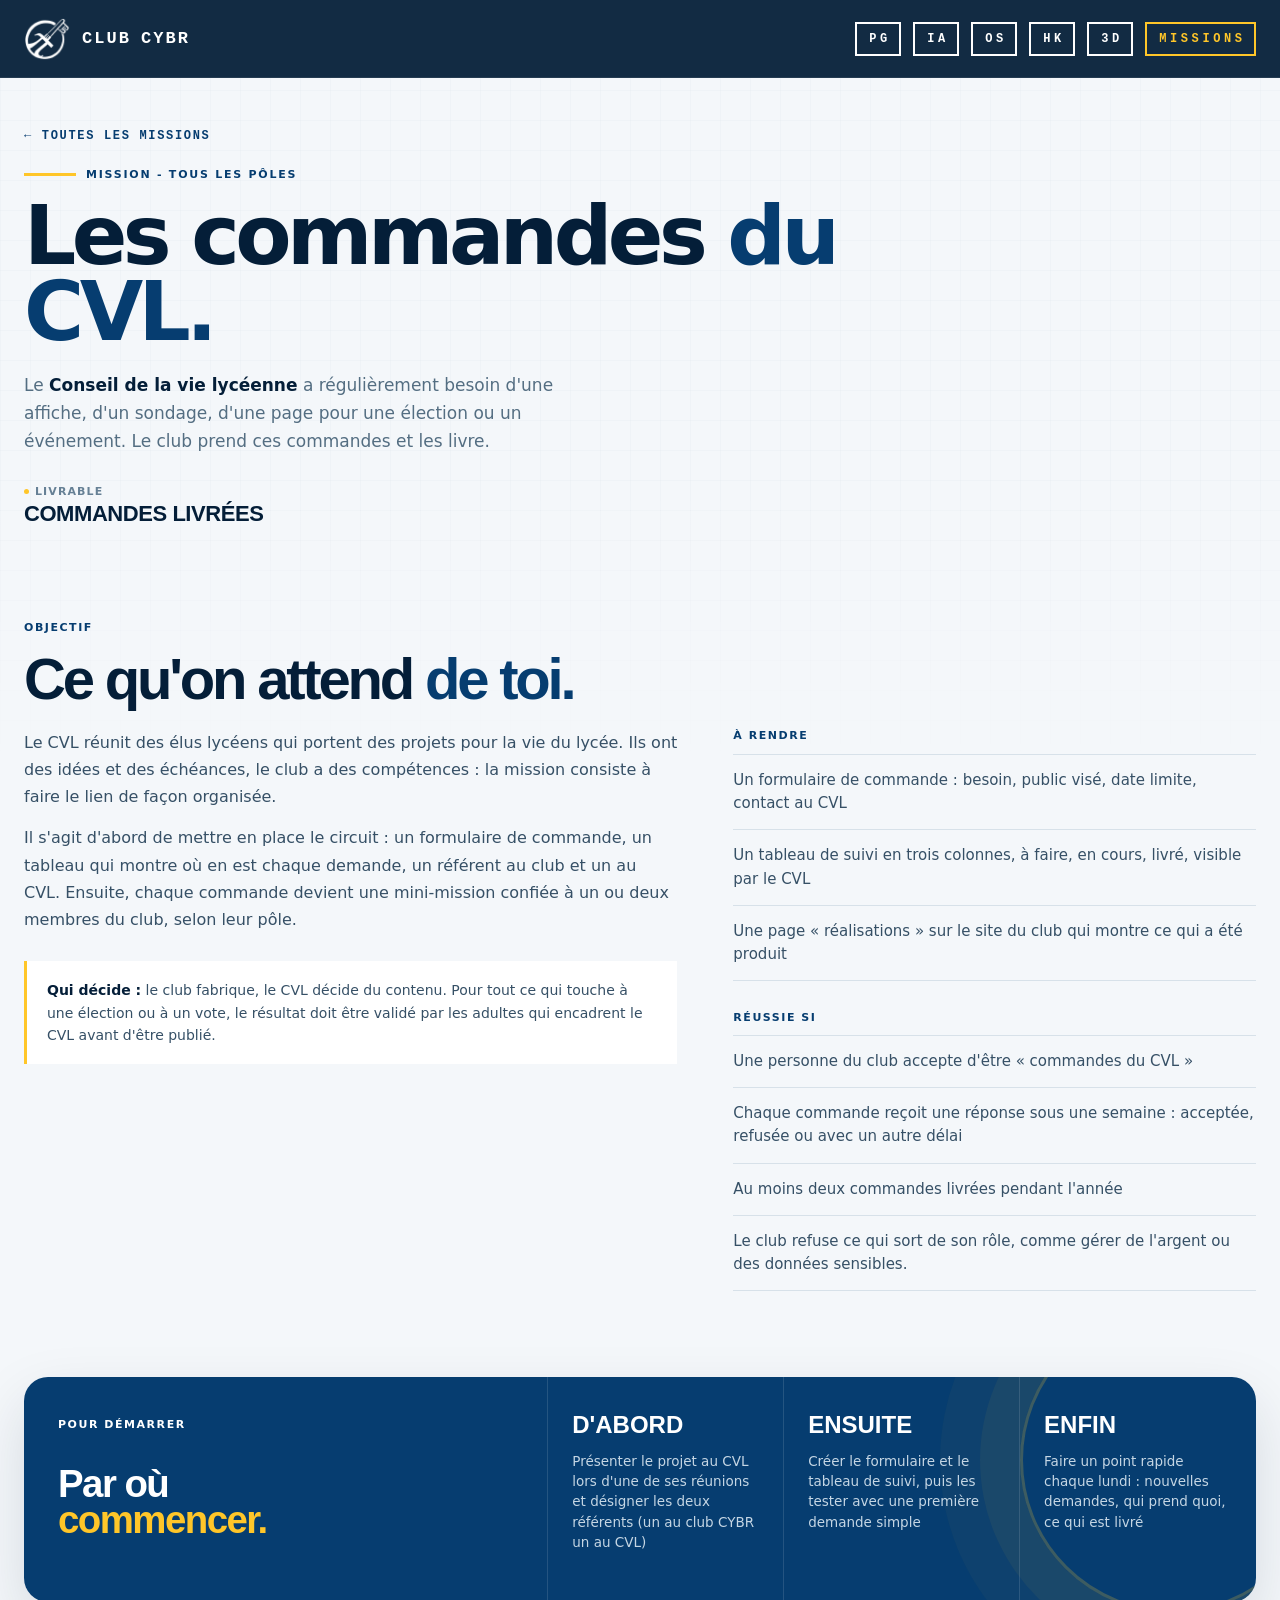
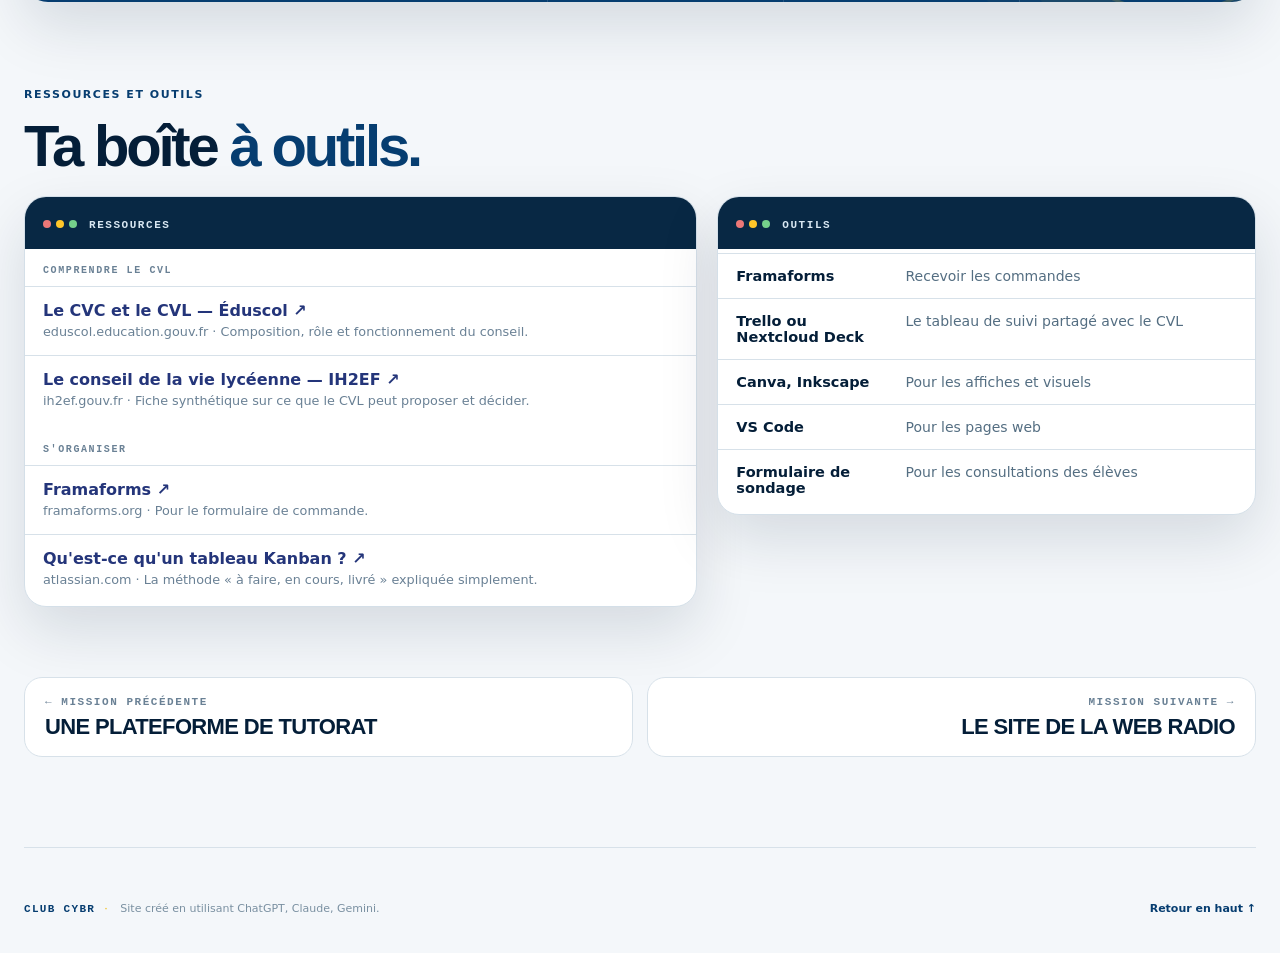
<file: mission-cvl/index.html>
<!DOCTYPE html>
<html lang="fr">
<head>
  <meta charset="utf-8">
  <meta name="viewport" content="width=device-width, initial-scale=1">
  <meta name="theme-color" content="#063d70">
  <meta name="description" content="Le Conseil de la vie lycéenne a régulièrement besoin d&#x27;une affiche, d&#x27;un sondage, d&#x27;une page pour une élection ou un événement. Le club prend ces commandes et les livre.">
  <title>Les commandes du CVL — Club CYBR</title>
  
  <style>
:root {
  --navy:#063d70;
  --navy-deep:#041e38;
  --gold:#ffc629;
  --gold-2:#f2b800;
  --ice:#f4f7fa;
  --ink:#092a45;
  --muted:#6a8195;
  --line:#d7e1e9;
  --shadow:0 24px 60px rgba(4,30,56,.13);
  --dot:#d5dae5;
  --panel:#fff;
  --edge:#79839a;
  --accent:#24357a;
}
@media (prefers-color-scheme:dark) {
  :root {
    --dot:#232a3a;
    --panel:#1a2030;
    --ink:#e8ecf5;
    --muted:#9aa4ba;
    --line:#2a3247;
    --edge:#7f8aa6;
    --accent:#8fb0ff;
  }
}
* { box-sizing:border-box }
html { scroll-behavior:smooth }
body {
  margin:0;
  color:var(--ink);
  font-family:Inter,ui-sans-serif,system-ui,-apple-system,"Segoe UI",sans-serif;
  background:var(--ice);
  overflow-x:hidden;
}
a { text-decoration:none; color:inherit }
button { font:inherit }
.page-width { width:min(1240px,calc(100% - 48px)); margin-inline:auto }
/* --- Fond décoratif --- */
.bg-grid {
  position:fixed;
  inset:0;
  pointer-events:none;
  opacity:.16;
  background-image:linear-gradient(rgba(5,61,112,.12) 1px,transparent 1px),linear-gradient(90deg,rgba(5,61,112,.12) 1px,transparent 1px);
  background-size:30px 30px;
  mask-image:linear-gradient(to bottom,black 0 55%,transparent 90%);
  z-index:-3;
}
.bg-circuit {
  position:fixed;
  pointer-events:none;
  z-index:-2;
  opacity:.34;
}
.bg-circuit::before, .bg-circuit::after {
  content:"";
  position:absolute;
  background:var(--gold);
  box-shadow:0 0 0 5px rgba(255,198,41,.06);
}
.bg-circuit-a {
  width:320px;
  height:240px;
  right:-60px;
  top:110px;
  border:3px solid rgba(6,61,112,.35);
  border-left:0;
  clip-path:polygon(18% 0,100% 0,100% 100%,0 100%,0 78%,18% 78%);
}
.bg-circuit-a::before {
  width:82px;
  height:3px;
  left:-20px;
  top:58px;
}
.bg-circuit-a::after {
  width:3px;
  height:72px;
  left:60px;
  bottom:-20px;
}
.bg-circuit-b {
  width:250px;
  height:210px;
  left:-80px;
  top:620px;
  border:3px solid rgba(6,61,112,.25);
  border-right:0;
  clip-path:polygon(0 0,82% 0,82% 20%,100% 20%,100% 100%,0 100%);
}
.bg-circuit-b::before {
  width:70px;
  height:3px;
  right:-20px;
  top:50px;
}
.bg-circuit-b::after {
  width:3px;
  height:52px;
  right:40px;
  top:-15px;
}
/* --- En-tête --- */
.site-header {
  position:sticky;
  top:0;
  z-index:30;
  height:78px;
  padding:0 max(24px,calc((100vw - 1240px)/2));
  display:flex;
  align-items:center;
  gap:32px;
  background:rgba(4,30,56,.94);
  backdrop-filter:blur(16px);
  border-bottom:1px solid rgba(255,255,255,.08);
  color:#fff;
}
.brand {
  display:flex;
  align-items:center;
  gap:12px;
  min-width:0;
}
.brand-logo { display:block; width:46px; height:46px }
.brand-text { display:flex; flex-direction:column; gap:2px }
.header-nav { display:flex; gap:12px; margin-left:auto }
.header-nav a {
  padding:9px calc(12px - .3em) 9px 12px;   /* le retrait à droite compense l'espacement après la dernière lettre */
  border:2px solid #fff;
  font:700 12px/1 "Courier New",ui-monospace,monospace;
  letter-spacing:.3em;
  text-transform:uppercase;
  color:#fff;
  transition:color .2s, border-color .2s;
}
.header-nav a:hover { color:var(--gold); border-color:var(--gold) }
.header-nav a:focus-visible { outline-color:var(--gold) }
@media (max-width:1020px) {
  .header-nav { gap:8px }
  .header-nav a { padding:8px calc(9px - .18em) 8px 9px; font-size:11px; letter-spacing:.18em }
}
/* --- Hero --- */
.hero {
  min-height:690px;
  display:grid;
  grid-template-columns:1.02fr .98fr;
  align-items:center;
  gap:50px;
  padding-top:46px;
  padding-bottom:70px;
}
.hero-copy { padding-top:15px }
.kicker {
  display:flex;
  align-items:center;
  gap:10px;
  color:var(--navy);
  font-size:11px;
  font-weight:900;
  letter-spacing:.16em;
}
.kicker-line { height:3px; width:52px; background:var(--gold) }
h1 {
  margin:17px 0 20px;
  font-size:clamp(48px,7vw,82px);
  line-height:.93;
  letter-spacing:-.055em;
  color:var(--navy-deep);
}
h1 em { font-style:normal; color:var(--navy); position:relative }
h1 em::after {
  content:"";
  position:absolute;
  left:0;
  right:8%;
  bottom:-5px;
  height:8px;
  background:var(--gold);
  z-index:-1;
  transform:skewX(-14deg);
}
.hero-lead {
  max-width:590px;
  font-size:17px;
  line-height:1.65;
  color:#546e82;
  margin:0;
}
.hero-cta {
  display:flex;
  flex-wrap:wrap;
  gap:12px;
  margin-top:27px;
}
.btn {
  display:inline-flex;
  align-items:center;
  gap:16px;
  min-height:48px;
  padding:0 18px;
  border-radius:11px;
  border:1px solid var(--navy);
  font-size:12px;
  font-weight:900;
  letter-spacing:.05em;
  text-transform:uppercase;
  transition:transform .18s,box-shadow .18s;
}
.btn span { font-size:17px }
.btn:hover { transform:translateY(-2px); box-shadow:0 12px 28px rgba(4,30,56,.12) }
.btn-gold { background:var(--gold); border-color:var(--gold-2); color:var(--navy-deep) }
.btn-outline { background:#fff; color:var(--navy) }
.hero-meta {
  display:flex;
  flex-wrap:wrap;
  gap:18px 24px;
  margin-top:27px;
  font-size:11px;
  color:#668095;
  font-weight:700;
}
.hero-meta b { font-size:16px; color:var(--navy) }
.hero-meta i {
  display:inline-block;
  width:5px;
  height:5px;
  border-radius:50%;
  background:var(--gold);
  margin:0 5px 1px 0;
}
.hero-visual {
  min-height:540px;
  position:relative;
  display:grid;
  place-items:center;
}
.hero-lines { position:absolute; background:var(--gold); opacity:.9 }
.hero-lines-top {
  width:270px;
  height:4px;
  top:54px;
  right:30px;
  box-shadow:60px 34px 0 var(--gold),115px 68px 0 var(--gold);
}
.hero-lines-left {
  height:250px;
  width:4px;
  left:62px;
  bottom:70px;
  box-shadow:38px 72px 0 var(--gold),76px 125px 0 var(--gold);
}
.chip-shell {
  width:min(390px,75vw);
  aspect-ratio:1;
  position:relative;
  background:#c1cbd3;
  padding:17px;
  border:3px solid #82909a;
  box-shadow:0 24px 50px rgba(5,36,61,.18);
  clip-path:polygon(8% 0,92% 0,100% 8%,100% 92%,92% 100%,8% 100%,0 92%,0 8%);
}
.chip-shell::before {
  content:"";
  position:absolute;
  inset:28px;
  border:1px solid #a2afb8;
  background:#d9e0e5;
}
.chip-board {
  position:absolute;
  inset:54px;
  border-radius:14px;
  overflow:hidden;
  background:linear-gradient(145deg,#fbfcfd,#e6ebef);
  border:1px solid #b5c1c9;
  display:grid;
  place-items:center;
}
.chip-inner-grid {
  position:absolute;
  inset:0;
  background-image:linear-gradient(rgba(9,42,69,.07) 1px,transparent 1px),linear-gradient(90deg,rgba(9,42,69,.07) 1px,transparent 1px);
  background-size:18px 18px;
}
.chip-label {
  position:relative;
  display:flex;
  flex-direction:column;
  align-items:center;
  color:var(--navy);
}
.chip-pad {
  position:absolute;
  width:15px;
  height:15px;
  background:var(--gold);
  box-shadow:0 0 0 4px rgba(255,198,41,.13);
}
.pad-1 { left:18%; top:18% }
.pad-2 { right:18%; top:18% }
.pad-3 { left:18%; bottom:18% }
.pad-4 { right:18%; bottom:18% }
.chip-pins {
  position:absolute;
  z-index:2;
  background:repeating-linear-gradient(90deg,var(--gold) 0 8px,transparent 8px 18px);
}
.pins-top, .pins-bottom { left:18px; right:18px; height:18px }
.pins-top { top:-13px }
.pins-bottom { bottom:-13px }
.pins-left, .pins-right {
  top:18px;
  bottom:18px;
  width:18px;
  background:repeating-linear-gradient(0deg,var(--gold) 0 8px,transparent 8px 18px);
}
.pins-left { left:-13px }
.pins-right { right:-13px }
/* --- Pôles --- */
.poles { padding-top:72px }
.section-topline {
  display:flex;
  align-items:end;
  justify-content:space-between;
  gap:30px;
  margin-bottom:24px;
}
.section-topline>div:first-child {
  display:flex;
  align-items:center;
  gap:10px;
  flex-wrap:wrap;
}
.section-num {
  font:900 12px "Courier New",monospace;
  color:var(--gold-2);
  background:var(--navy);
  padding:8px 10px;
}
.section-label {
  font-size:11px;
  font-weight:900;
  letter-spacing:.14em;
  color:var(--navy);
  text-transform:uppercase;
}
.section-topline p {
  max-width:520px;
  margin:0;
  color:#71879a;
  font-size:13px;
  line-height:1.5;
}
.section-topline strong { color:var(--navy) }
.pole-grid { display:grid; grid-template-columns:repeat(12,1fr); gap:14px }
.pole {
  position:relative;
  border:0;
  padding:0;
  overflow:hidden;
  cursor:pointer;
  min-height:270px;
  background:var(--navy);
  text-align:left;
  border-radius:18px;
  box-shadow:var(--shadow);
  isolation:isolate;
  transition:transform .2s ease,box-shadow .2s ease;
}
.pole:hover { transform:translateY(-5px); box-shadow:0 30px 70px rgba(4,30,56,.2) }
.pole:nth-child(1) { grid-column:span 5; min-height:390px }
.pole:nth-child(2) { grid-column:span 7; min-height:250px }
.pole:nth-child(3) { grid-column:span 4 }
.pole:nth-child(4) { grid-column:span 4 }
.pole:nth-child(5) { grid-column:span 4 }
.pole img {
  position:absolute;
  inset:0;
  width:100%;
  height:100%;
  object-fit:cover;
  filter:saturate(.96) contrast(1.02);
  transform:scale(1.01);
  transition:transform .5s ease;
}
.pole:hover img { transform:scale(1.05) }
.pole-overlay {
  position:absolute;
  inset:0;
  background:linear-gradient(120deg,rgba(4,30,56,.92),rgba(4,30,56,.2) 72%),linear-gradient(0deg,rgba(4,30,56,.3),transparent 40%);
  z-index:1;
}
.pole-content {
  position:absolute;
  inset:0;
  z-index:2;
  color:#fff;
  padding:20px;
  display:flex;
  flex-direction:column;
}
.pole-top {
  display:flex;
  align-items:center;
  justify-content:space-between;
  gap:10px;
}
.pole-top b {
  display:grid;
  place-items:center;
  min-width:46px;
  height:38px;
  border:1px solid var(--gold);
  color:var(--gold);
  font:900 14px/1 "Courier New",monospace;
  padding:0 7px;
}
.pole-top span { font:900 9px/1 "Courier New",monospace; letter-spacing:.15em; color:#c3d8e8 }
.pole-top .available { color:var(--gold) }
.pole strong {
  margin-top:auto;
  font:900 clamp(28px,3.6vw,43px)/.9 "Arial Narrow",Inter,sans-serif;
  letter-spacing:-.045em;
  text-transform:uppercase;
}
.pole-caption { margin-top:9px; color:#d4e3ee; font-size:12px }
.pole-arrow {
  position:absolute;
  right:17px;
  bottom:14px;
  font-size:28px;
  color:var(--gold);
  font-weight:800;
}
/* --- Le principe --- */
.principle { padding-top:86px }
.principle-card {
  background:var(--navy);
  color:#fff;
  border-radius:24px;
  box-shadow:var(--shadow);
  display:grid;
  grid-template-columns:1fr 1.35fr;
  overflow:hidden;
  position:relative;
}
.principle-card::after {
  content:"";
  position:absolute;
  right:-70px;
  top:-70px;
  width:300px;
  height:300px;
  border:3px solid rgba(255,198,41,.22);
  border-radius:50%;
  box-shadow:0 0 0 40px rgba(255,198,41,.05),0 0 0 80px rgba(255,198,41,.03);
}
.principle-title { padding:36px 34px; border-right:1px solid rgba(255,255,255,.12) }
.principle-title .section-label { color:#fff }
.principle-title h2 {
  font:900 clamp(28px,3vw,44px)/.92 "Arial Narrow",Inter,sans-serif;
  letter-spacing:-.04em;
  margin:34px 0 0;
}
.principle-title h2 em { font-style:normal; color:var(--gold) }
.steps {
  display:grid;
  grid-template-columns:repeat(3,1fr);
  position:relative;
  z-index:1;
}
.step { padding:36px 24px; border-right:1px solid rgba(255,255,255,.12) }
.step:last-child { border-right:0 }
.step span {
  display:inline-flex;
  color:var(--gold);
  border:1px solid rgba(255,198,41,.5);
  width:36px;
  height:30px;
  align-items:center;
  justify-content:center;
  font:900 11px "Courier New",monospace;
}
.step strong {
  display:block;
  font:900 24px/1 "Arial Narrow",Inter,sans-serif;
  text-transform:uppercase;
  margin-top:38px;
}
.step p {
  font-size:12px;
  line-height:1.5;
  color:#c5d6e4;
  max-width:210px;
}
/* --- Parcours (graphe) --- */
.curriculum { padding-top:105px }
.curriculum-intro { align-items:center }
.curriculum-intro h2 {
  flex-basis:100%;
  margin:9px 0 0;
  font:900 clamp(34px,5vw,58px)/.9 "Arial Narrow",Inter,sans-serif;
  color:var(--navy-deep);
  letter-spacing:-.055em;
}
.curriculum-intro h2 em { font-style:normal; color:var(--navy) }
.graph-frame {
  border-radius:22px;
  background:#fff;
  border:1px solid #d4dfe8;
  box-shadow:var(--shadow);
  display:block;
  overflow:hidden;   /* arrondit aussi les coins de l'en-tête et du pied */
}
.graph-header {
  height:52px;
  background:#082844;
  color:#d8e7f2;
  display:flex;
  align-items:center;
  justify-content:space-between;
  padding:0 18px;
  gap:15px;
}
.terminal-dot {
  width:8px;
  height:8px;
  border-radius:50%;
  display:inline-block;
  margin-right:5px;
}
.terminal-dot.red { background:#ec7777 }
.terminal-dot.yellow { background:var(--gold) }
.terminal-dot.green { background:#75d18b }
.graph-header strong { font:900 11px "Courier New",monospace; letter-spacing:.14em; margin-left:7px }
.graph-stage {
  position:relative;
  overflow:hidden;
  min-height:80vh;
  background:radial-gradient(circle at 50% 0,rgba(10,75,132,.05),transparent 48%),#f9fbfc;
}
.cy {
  position:absolute;
  inset:0;
  background-image:radial-gradient(var(--dot) 1px,transparent 1px);
  background-size:22px 22px;
}
.recenter {
  position:absolute;
  top:12px;
  left:12px;
  display:grid;
  place-items:center;
  width:38px;
  height:38px;
  padding:0;
  color:var(--ink);
  background:var(--panel);
  border:1px solid var(--line);
  border-radius:10px;
  cursor:pointer;
}
.recenter:hover { border-color:var(--accent) }
:focus-visible { outline:2px solid var(--accent); outline-offset:2px }
.legend {
  display:flex;
  flex-wrap:wrap;
  gap:6px 18px;
  margin:0;
  padding:12px 18px;
  list-style:none;
  font-size:.8rem;
  color:var(--muted);
  background:var(--panel);
  border-top:1px solid var(--line);
}
.legend li { display:flex; align-items:center; gap:6px }
.legend i, .chip i {
  width:11px;
  height:11px;
  border-radius:3px;
  border:1.5px solid;
  display:inline-block;
}
.panel {
  position:absolute;
  top:0;
  right:0;
  bottom:0;
  width:clamp(300px,28%,420px);
  box-sizing:border-box;
  padding:24px 22px;
  overflow:auto;
  background:var(--panel);
  border-left:1px solid var(--line);
  box-shadow:-8px 0 24px rgba(0,0,0,.08);
  transform:translateX(105%);
  transition:transform .25s ease;
  z-index:10;
}
.panel.open { transform:none }
.panel h2 { margin:0 28px 10px 0; font-size:1.4rem; line-height:1.25 }
.panel h3 { margin:22px 0 8px; font-size:.95rem }
.x {
  position:absolute;
  top:12px;
  right:12px;
  width:32px;
  height:32px;
  padding:0;
  font-size:1.2rem;
  line-height:1;
}
.chips {
  display:flex;
  flex-wrap:wrap;
  gap:8px;
  margin:0;
}
.chip {
  display:inline-flex;
  align-items:center;
  gap:6px;
  padding:2px 10px;
  font-size:.82rem;
  color:var(--muted);
  border:1px solid var(--line);
  border-radius:99px;
}
.desc { margin:14px 0 0 }
.res { margin:0; padding:0; list-style:none }
.res li { padding:8px 0; border-top:1px solid var(--line) }
.res a {
  display:inline-flex;
  align-items:center;
  gap:6px;
  color:var(--accent);
  font-weight:700;
  text-decoration:none;
}
.res a:hover { text-decoration:underline }
.none, .res .off { color:var(--muted) }
.res-note { margin:3px 0 0; font-size:.8rem; color:var(--muted); line-height:1.4 }
@media (max-width:720px) {
  .panel {
    top:auto;
    left:0;
    width:auto;
    max-height:46vh;
    border-left:0;
    border-top:1px solid var(--line);
    border-radius:16px 16px 0 0;
    transform:translateY(105%);
  }
}
@media (prefers-reduced-motion:reduce) {
  .panel { transition:none }
}
/* --- Pied de page --- */
.site-footer {
  display:flex;
  justify-content:space-between;
  gap:20px;
  padding:54px 0 38px;
  margin-top:90px;
  border-top:1px solid var(--line);
  font-size:11px;
  color:#7a90a1;
}
.site-footer strong { color:var(--navy); letter-spacing:.12em; font-family:"Courier New",ui-monospace,monospace }
.site-footer span { margin:0 9px; color:var(--gold-2) }
.site-footer a { font-weight:800; color:var(--navy) }
@media (max-width:1020px) {
  .hero { grid-template-columns:1fr; gap:0; padding-top:35px }
  .hero-visual { order:-1; min-height:480px }
  .hero-copy { padding-top:0 }
  .pole-grid { grid-template-columns:repeat(6,1fr) }
  .pole:nth-child(1) { grid-column:span 3; min-height:340px }
  .pole:nth-child(2) { grid-column:span 3; min-height:340px }
  .pole:nth-child(n/**/+3) { grid-column:span 2 }
  .principle-card { grid-template-columns:1fr }
  .principle-title { border-right:0; border-bottom:1px solid rgba(255,255,255,.12) }
}
@media (max-width:720px) {
  .page-width { width:min(100% - 28px,1240px) }
  .site-header { padding:0 14px; gap:13px; height:68px }
  .header-nav { display:none }
  .hero { min-height:auto; padding:36px 0 45px }
  .hero-visual { min-height:360px }
  .chip-shell { width:min(300px,74vw) }
  .chip-board { inset:42px }
  .hero-lines-top { top:22px; right:12px }
  .hero-lines-left { left:20px; bottom:20px }
  .hero-meta { gap:10px 16px }
  .poles { padding-top:45px }
  .section-topline { align-items:flex-start; flex-direction:column }
  .pole-grid { grid-template-columns:1fr }
  .pole:nth-child(1), .pole:nth-child(2), .pole:nth-child(n/**/+3) { grid-column:1; min-height:270px }
  .principle { padding-top:54px }
  .steps { grid-template-columns:1fr }
  .step { border-right:0; border-bottom:1px solid rgba(255,255,255,.12) }
  .step:last-child { border-bottom:0 }
  .curriculum { padding-top:70px }
  .curriculum-intro h2 { font-size:44px }
  .site-footer { flex-direction:column; margin-top:60px }
}
@media (prefers-reduced-motion:reduce) {
  html { scroll-behavior:auto }
  .btn, .pole, .pole img { transition:none }
}
.brand-text strong {
  display:flex;
  align-items:center;
  gap:10px;
  font:900 17px/1 "Courier New",ui-monospace,monospace;
  letter-spacing:.12em;
}
.brand-text strong span { display:inline-block; font:inherit }
.pole.selected { outline:3px solid var(--gold); outline-offset:3px }
@media (max-width:720px) {
  .brand-text strong { font-size:15px; gap:8px }
  .brand-logo { width:40px; height:40px }
}
.chip-label span, .chip-label b { font:900 35px/.95 "Courier New",ui-monospace,monospace; letter-spacing:.08em }
@media (max-width:720px) {
  .chip-label span, .chip-label b { font-size:27px }
}
  </style>
  <link rel="stylesheet" href="../missions.css">
</head>
<body>
  <div class="bg-grid" aria-hidden="true"></div>
  <header class="site-header">
<div class="brand">
  <a href="https://www.pisurquatre.xyz/" aria-label="Site Pi sur quatre">
    <img class="brand-logo" src="../assets/logo2-blanc.png" alt="" width="46" height="46">
  </a>
  <a class="brand-text" href="../index.html#accueil" aria-label="Club CYBR, retour à l'accueil">
    <strong><span>CLUB</span><span>CYBR</span></strong>
  </a>
</div>
    <nav class="header-nav" aria-label="Navigation principale">
      <a href="../index.html#parcours-programmation">PG</a>
      <a href="../index.html#parcours-ia">IA</a>
      <a href="../index.html#parcours-os">OS</a>
      <a href="../index.html#parcours-hacking">HK</a>
      <a href="../index.html#parcours-3D">3D</a>
        <a class="nav-ms" href="../index.html#missions">MISSIONS</a>
      </nav>
  </header>

  <main class="m-page" id="haut">
  <section class="m-hero page-width">
    <a class="back-link" href="../index.html#missions">← TOUTES LES MISSIONS</a>
    <div class="kicker"><span class="kicker-line"></span> MISSION - TOUS LES PÔLES</div>
    <h1>Les commandes <em>du CVL.</em></h1>
    <div class="hero-lead"><p>Le <strong>Conseil de la vie lycéenne</strong> a régulièrement besoin d'une affiche, d'un sondage, d'une page pour une élection ou un événement. Le club prend ces commandes et les livre.</p></div>
    <div class="m-facts"><div><i></i>LIVRABLE<b>commandes livrées</b></div></div>
  </section>

  <section class="m-sec page-width">
    <div class="section-topline curriculum-intro"><div><span class="section-label">OBJECTIF</span><h2>Ce qu'on attend <em>de toi.</em></h2></div></div>
    <div class="m-body">
      <div><div class="m-prose"><p>Le CVL réunit des élus lycéens qui portent des projets pour la vie du lycée. Ils ont des idées et des échéances, le club a des compétences : la mission consiste à faire le lien de façon organisée.</p>
<p>Il s'agit d'abord de mettre en place le circuit : un formulaire de commande, un tableau qui montre où en est chaque demande, un référent au club et un au CVL. Ensuite, chaque commande devient une mini-mission confiée à un ou deux membres du club, selon leur pôle.</p></div><div class="m-note"><p><strong>Qui décide :</strong> le club fabrique, le CVL décide du contenu. Pour tout ce qui touche à une élection ou à un vote, le résultat doit être validé par les adultes qui encadrent le CVL avant d'être publié.</p></div></div>
      <div class="m-side"><span class="section-label">À rendre</span><ul class="m-list"><li>Un formulaire de commande : besoin, public visé, date limite, contact au CVL</li><li>Un tableau de suivi en trois colonnes, à faire, en cours, livré, visible par le CVL</li><li>Une page « réalisations » sur le site du club qui montre ce qui a été produit</li></ul><div class="m-ok"><span class="section-label">Réussie si</span><ul class="m-list"><li>Une personne du club accepte d'être  « commandes du CVL » </li><li>Chaque commande reçoit une réponse sous une semaine : acceptée, refusée ou avec un autre délai</li><li>Au moins deux commandes livrées pendant l'année</li><li>Le club refuse ce qui sort de son rôle, comme gérer de l'argent ou des données sensibles.</li></ul></div></div>
    </div>
  </section>
  
  <section class="principle page-width">
    <div class="principle-card">
      <div class="principle-title"><span class="section-label">POUR DÉMARRER</span><h2>Par où<br><em>commencer.</em></h2></div>
      <div class="steps m-steps" style="--n:3"><div class="step"><strong>D'abord</strong><p>Présenter le projet au CVL lors d'une de ses réunions et désigner les deux référents (un au club CYBR un au CVL)</p></div><div class="step"><strong>Ensuite</strong><p>Créer le formulaire et le tableau de suivi, puis les tester avec une première demande simple</p></div><div class="step"><strong>Enfin</strong><p>Faire un point rapide chaque lundi : nouvelles demandes, qui prend quoi, ce qui est livré</p></div></div>
    </div>
  </section>
  
  <section class="m-sec page-width">
    <div class="section-topline curriculum-intro"><div><span class="section-label">RESSOURCES ET OUTILS</span><h2>Ta boîte <em>à outils.</em></h2></div></div>
    <div class="m-two"><div class="graph-frame m-frame">
        <div class="graph-header"><div><span class="terminal-dot red"></span><span class="terminal-dot yellow"></span><span class="terminal-dot green"></span><strong>RESSOURCES</strong></div></div>
        <div class="res-group">COMPRENDRE LE CVL</div>
<ul class="res"><li><a href="https://eduscol.education.gouv.fr/5049/le-conseil-de-la-vie-collegienne-et-le-conseil-de-la-vie-lyceenne" target="_blank" rel="noopener">Le CVC et le CVL — Éduscol ↗</a><p class="res-note">eduscol.education.gouv.fr · Composition, rôle et fonctionnement du conseil.</p></li><li><a href="https://www.ih2ef.gouv.fr/conseil-de-la-vie-lyceenne-cvl" target="_blank" rel="noopener">Le conseil de la vie lycéenne — IH2EF ↗</a><p class="res-note">ih2ef.gouv.fr · Fiche synthétique sur ce que le CVL peut proposer et décider.</p></li></ul>
<div class="res-group">S&#X27;ORGANISER</div>
<ul class="res"><li><a href="https://framaforms.org/" target="_blank" rel="noopener">Framaforms ↗</a><p class="res-note">framaforms.org · Pour le formulaire de commande.</p></li><li><a href="https://www.atlassian.com/fr/agile/kanban/boards" target="_blank" rel="noopener">Qu'est-ce qu'un tableau Kanban ? ↗</a><p class="res-note">atlassian.com · La méthode « à faire, en cours, livré » expliquée simplement.</p></li></ul>
      </div><div class="graph-frame m-frame">
        <div class="graph-header"><div><span class="terminal-dot red"></span><span class="terminal-dot yellow"></span><span class="terminal-dot green"></span><strong>OUTILS</strong></div></div>
        <ul class="res m-tools"><li><strong>Framaforms</strong><span>Recevoir les commandes</span></li><li><strong>Trello ou Nextcloud Deck</strong><span>Le tableau de suivi partagé avec le CVL</span></li><li><strong>Canva, Inkscape</strong><span>Pour les affiches et visuels</span></li><li><strong>VS Code</strong><span>Pour les pages web</span></li><li><strong>Formulaire de sondage</strong><span>Pour les consultations des élèves</span></li></ul>
      </div></div>
  </section>
  <nav class="m-pager page-width" aria-label="Autres missions">
    <a href="../mission-tutorat/index.html"><small>← MISSION PRÉCÉDENTE</small><b>Une plateforme de tutorat</b></a>
    <a href="../mission-webradio/index.html"><small>MISSION SUIVANTE →</small><b>Le site de la web radio</b></a>
  </nav>
  </main>
  <footer class="site-footer page-width">
    <div><strong>CLUB CYBR</strong><span>·</span> Site créé en utilisant ChatGPT, Claude, Gemini. </div>
    <a href="#haut">Retour en haut ↑</a>
  </footer>
</body>
</html>
</file>
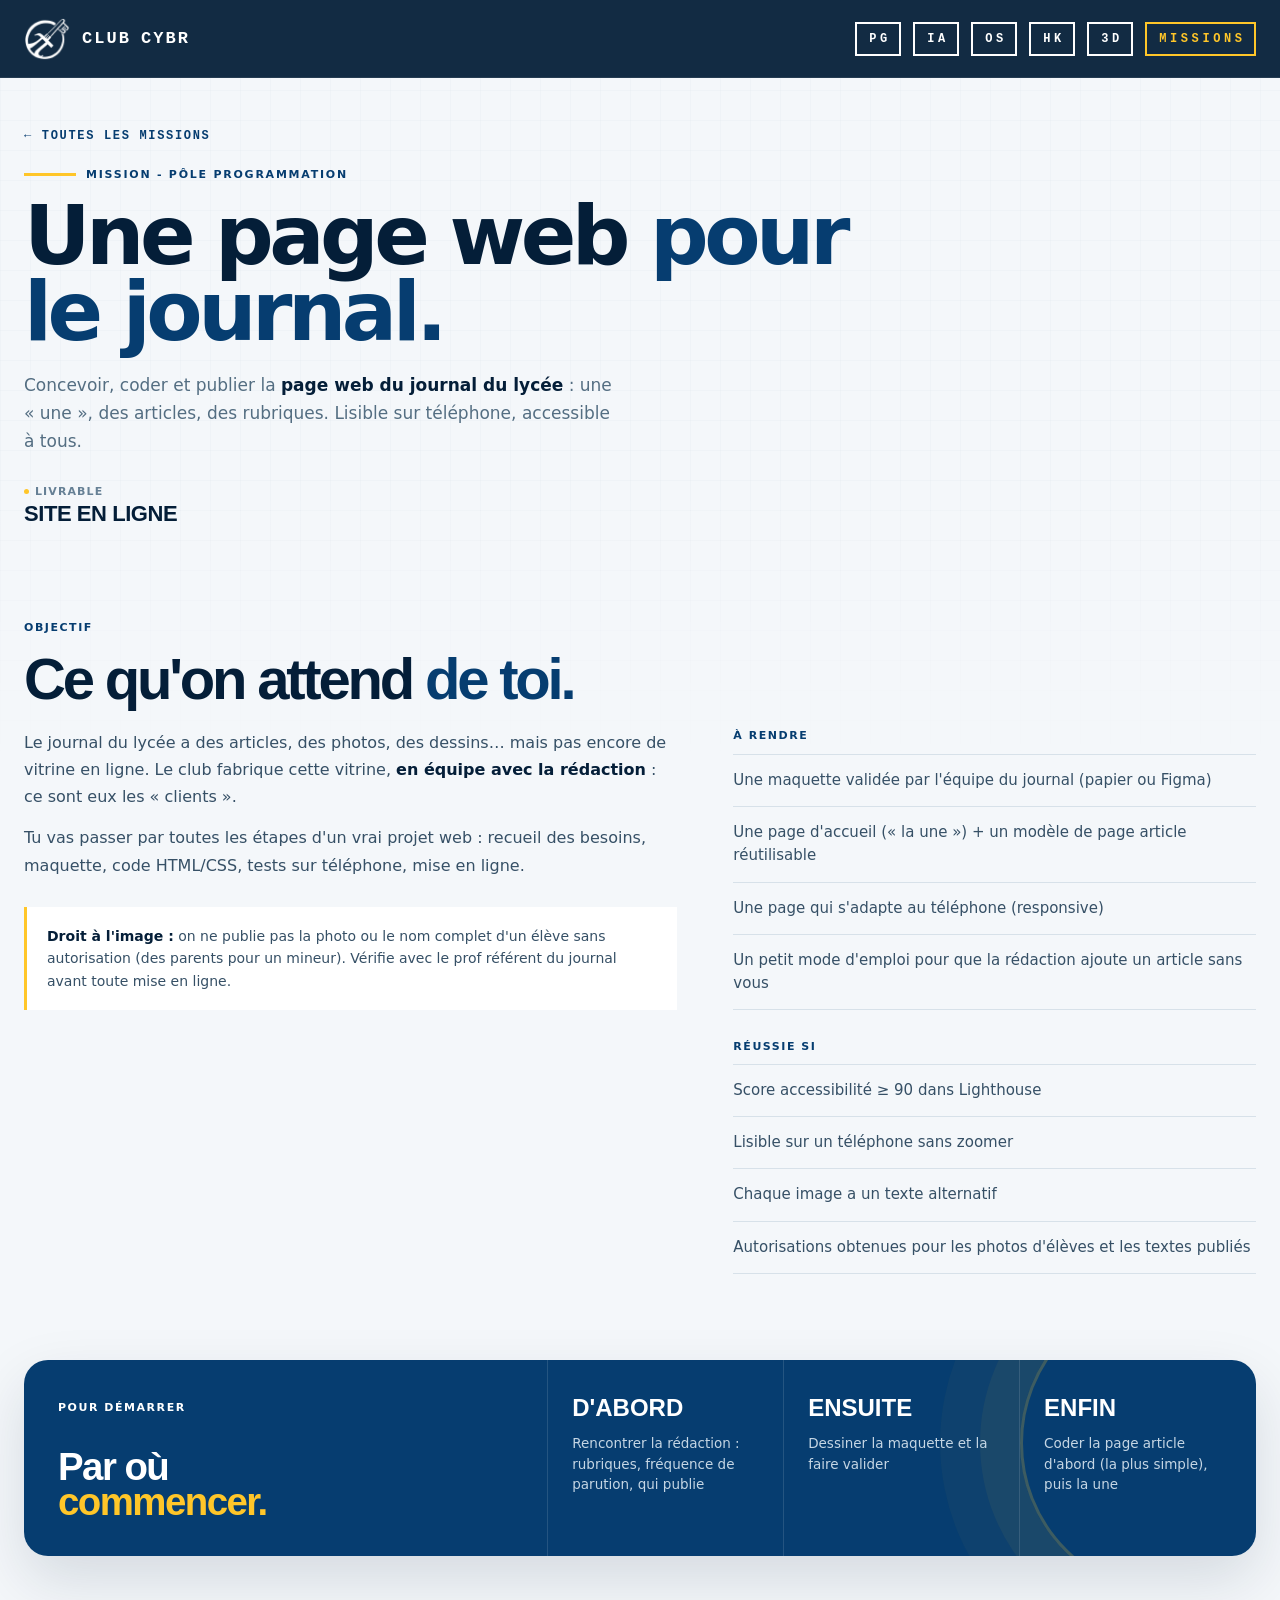
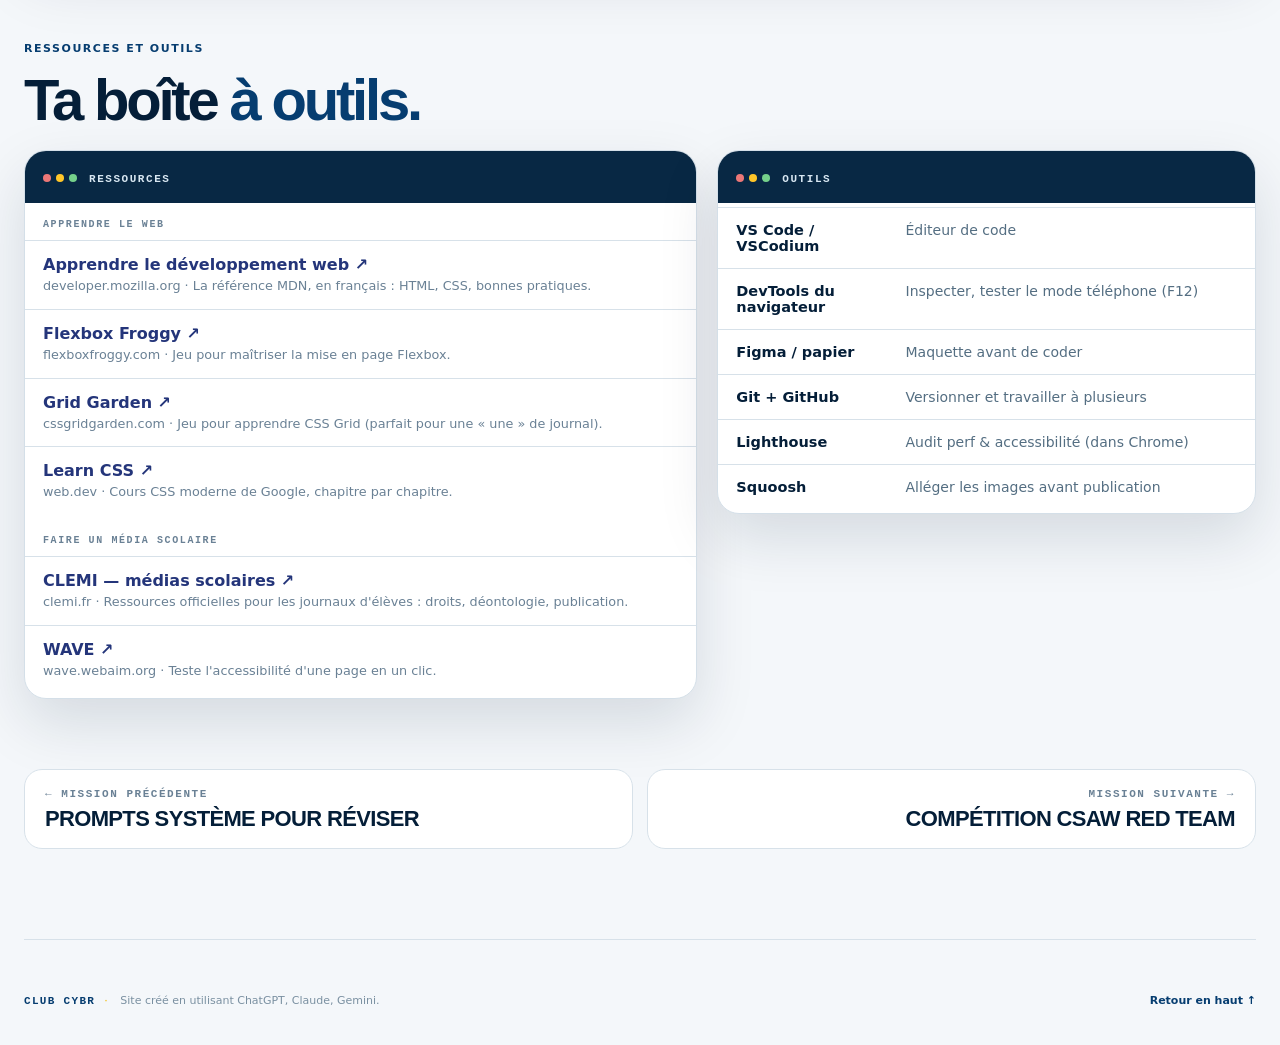
<file: mission-journal/index.html>
<!DOCTYPE html>
<html lang="fr">
<head>
  <meta charset="utf-8">
  <meta name="viewport" content="width=device-width, initial-scale=1">
  <meta name="theme-color" content="#063d70">
  <meta name="description" content="Concevoir, coder et publier la page web du journal du lycée : une « une », des articles, des rubriques. Lisible sur téléphone, accessible à tous.">
  <title>Une page web pour le journal — Club CYBR</title>
  
  <style>
:root {
  --navy:#063d70;
  --navy-deep:#041e38;
  --gold:#ffc629;
  --gold-2:#f2b800;
  --ice:#f4f7fa;
  --ink:#092a45;
  --muted:#6a8195;
  --line:#d7e1e9;
  --shadow:0 24px 60px rgba(4,30,56,.13);
  --dot:#d5dae5;
  --panel:#fff;
  --edge:#79839a;
  --accent:#24357a;
}
@media (prefers-color-scheme:dark) {
  :root {
    --dot:#232a3a;
    --panel:#1a2030;
    --ink:#e8ecf5;
    --muted:#9aa4ba;
    --line:#2a3247;
    --edge:#7f8aa6;
    --accent:#8fb0ff;
  }
}
* { box-sizing:border-box }
html { scroll-behavior:smooth }
body {
  margin:0;
  color:var(--ink);
  font-family:Inter,ui-sans-serif,system-ui,-apple-system,"Segoe UI",sans-serif;
  background:var(--ice);
  overflow-x:hidden;
}
a { text-decoration:none; color:inherit }
button { font:inherit }
.page-width { width:min(1240px,calc(100% - 48px)); margin-inline:auto }
/* --- Fond décoratif --- */
.bg-grid {
  position:fixed;
  inset:0;
  pointer-events:none;
  opacity:.16;
  background-image:linear-gradient(rgba(5,61,112,.12) 1px,transparent 1px),linear-gradient(90deg,rgba(5,61,112,.12) 1px,transparent 1px);
  background-size:30px 30px;
  mask-image:linear-gradient(to bottom,black 0 55%,transparent 90%);
  z-index:-3;
}
.bg-circuit {
  position:fixed;
  pointer-events:none;
  z-index:-2;
  opacity:.34;
}
.bg-circuit::before, .bg-circuit::after {
  content:"";
  position:absolute;
  background:var(--gold);
  box-shadow:0 0 0 5px rgba(255,198,41,.06);
}
.bg-circuit-a {
  width:320px;
  height:240px;
  right:-60px;
  top:110px;
  border:3px solid rgba(6,61,112,.35);
  border-left:0;
  clip-path:polygon(18% 0,100% 0,100% 100%,0 100%,0 78%,18% 78%);
}
.bg-circuit-a::before {
  width:82px;
  height:3px;
  left:-20px;
  top:58px;
}
.bg-circuit-a::after {
  width:3px;
  height:72px;
  left:60px;
  bottom:-20px;
}
.bg-circuit-b {
  width:250px;
  height:210px;
  left:-80px;
  top:620px;
  border:3px solid rgba(6,61,112,.25);
  border-right:0;
  clip-path:polygon(0 0,82% 0,82% 20%,100% 20%,100% 100%,0 100%);
}
.bg-circuit-b::before {
  width:70px;
  height:3px;
  right:-20px;
  top:50px;
}
.bg-circuit-b::after {
  width:3px;
  height:52px;
  right:40px;
  top:-15px;
}
/* --- En-tête --- */
.site-header {
  position:sticky;
  top:0;
  z-index:30;
  height:78px;
  padding:0 max(24px,calc((100vw - 1240px)/2));
  display:flex;
  align-items:center;
  gap:32px;
  background:rgba(4,30,56,.94);
  backdrop-filter:blur(16px);
  border-bottom:1px solid rgba(255,255,255,.08);
  color:#fff;
}
.brand {
  display:flex;
  align-items:center;
  gap:12px;
  min-width:0;
}
.brand-logo { display:block; width:46px; height:46px }
.brand-text { display:flex; flex-direction:column; gap:2px }
.header-nav { display:flex; gap:12px; margin-left:auto }
.header-nav a {
  padding:9px calc(12px - .3em) 9px 12px;   /* le retrait à droite compense l'espacement après la dernière lettre */
  border:2px solid #fff;
  font:700 12px/1 "Courier New",ui-monospace,monospace;
  letter-spacing:.3em;
  text-transform:uppercase;
  color:#fff;
  transition:color .2s, border-color .2s;
}
.header-nav a:hover { color:var(--gold); border-color:var(--gold) }
.header-nav a:focus-visible { outline-color:var(--gold) }
@media (max-width:1020px) {
  .header-nav { gap:8px }
  .header-nav a { padding:8px calc(9px - .18em) 8px 9px; font-size:11px; letter-spacing:.18em }
}
/* --- Hero --- */
.hero {
  min-height:690px;
  display:grid;
  grid-template-columns:1.02fr .98fr;
  align-items:center;
  gap:50px;
  padding-top:46px;
  padding-bottom:70px;
}
.hero-copy { padding-top:15px }
.kicker {
  display:flex;
  align-items:center;
  gap:10px;
  color:var(--navy);
  font-size:11px;
  font-weight:900;
  letter-spacing:.16em;
}
.kicker-line { height:3px; width:52px; background:var(--gold) }
h1 {
  margin:17px 0 20px;
  font-size:clamp(48px,7vw,82px);
  line-height:.93;
  letter-spacing:-.055em;
  color:var(--navy-deep);
}
h1 em { font-style:normal; color:var(--navy); position:relative }
h1 em::after {
  content:"";
  position:absolute;
  left:0;
  right:8%;
  bottom:-5px;
  height:8px;
  background:var(--gold);
  z-index:-1;
  transform:skewX(-14deg);
}
.hero-lead {
  max-width:590px;
  font-size:17px;
  line-height:1.65;
  color:#546e82;
  margin:0;
}
.hero-cta {
  display:flex;
  flex-wrap:wrap;
  gap:12px;
  margin-top:27px;
}
.btn {
  display:inline-flex;
  align-items:center;
  gap:16px;
  min-height:48px;
  padding:0 18px;
  border-radius:11px;
  border:1px solid var(--navy);
  font-size:12px;
  font-weight:900;
  letter-spacing:.05em;
  text-transform:uppercase;
  transition:transform .18s,box-shadow .18s;
}
.btn span { font-size:17px }
.btn:hover { transform:translateY(-2px); box-shadow:0 12px 28px rgba(4,30,56,.12) }
.btn-gold { background:var(--gold); border-color:var(--gold-2); color:var(--navy-deep) }
.btn-outline { background:#fff; color:var(--navy) }
.hero-meta {
  display:flex;
  flex-wrap:wrap;
  gap:18px 24px;
  margin-top:27px;
  font-size:11px;
  color:#668095;
  font-weight:700;
}
.hero-meta b { font-size:16px; color:var(--navy) }
.hero-meta i {
  display:inline-block;
  width:5px;
  height:5px;
  border-radius:50%;
  background:var(--gold);
  margin:0 5px 1px 0;
}
.hero-visual {
  min-height:540px;
  position:relative;
  display:grid;
  place-items:center;
}
.hero-lines { position:absolute; background:var(--gold); opacity:.9 }
.hero-lines-top {
  width:270px;
  height:4px;
  top:54px;
  right:30px;
  box-shadow:60px 34px 0 var(--gold),115px 68px 0 var(--gold);
}
.hero-lines-left {
  height:250px;
  width:4px;
  left:62px;
  bottom:70px;
  box-shadow:38px 72px 0 var(--gold),76px 125px 0 var(--gold);
}
.chip-shell {
  width:min(390px,75vw);
  aspect-ratio:1;
  position:relative;
  background:#c1cbd3;
  padding:17px;
  border:3px solid #82909a;
  box-shadow:0 24px 50px rgba(5,36,61,.18);
  clip-path:polygon(8% 0,92% 0,100% 8%,100% 92%,92% 100%,8% 100%,0 92%,0 8%);
}
.chip-shell::before {
  content:"";
  position:absolute;
  inset:28px;
  border:1px solid #a2afb8;
  background:#d9e0e5;
}
.chip-board {
  position:absolute;
  inset:54px;
  border-radius:14px;
  overflow:hidden;
  background:linear-gradient(145deg,#fbfcfd,#e6ebef);
  border:1px solid #b5c1c9;
  display:grid;
  place-items:center;
}
.chip-inner-grid {
  position:absolute;
  inset:0;
  background-image:linear-gradient(rgba(9,42,69,.07) 1px,transparent 1px),linear-gradient(90deg,rgba(9,42,69,.07) 1px,transparent 1px);
  background-size:18px 18px;
}
.chip-label {
  position:relative;
  display:flex;
  flex-direction:column;
  align-items:center;
  color:var(--navy);
}
.chip-pad {
  position:absolute;
  width:15px;
  height:15px;
  background:var(--gold);
  box-shadow:0 0 0 4px rgba(255,198,41,.13);
}
.pad-1 { left:18%; top:18% }
.pad-2 { right:18%; top:18% }
.pad-3 { left:18%; bottom:18% }
.pad-4 { right:18%; bottom:18% }
.chip-pins {
  position:absolute;
  z-index:2;
  background:repeating-linear-gradient(90deg,var(--gold) 0 8px,transparent 8px 18px);
}
.pins-top, .pins-bottom { left:18px; right:18px; height:18px }
.pins-top { top:-13px }
.pins-bottom { bottom:-13px }
.pins-left, .pins-right {
  top:18px;
  bottom:18px;
  width:18px;
  background:repeating-linear-gradient(0deg,var(--gold) 0 8px,transparent 8px 18px);
}
.pins-left { left:-13px }
.pins-right { right:-13px }
/* --- Pôles --- */
.poles { padding-top:72px }
.section-topline {
  display:flex;
  align-items:end;
  justify-content:space-between;
  gap:30px;
  margin-bottom:24px;
}
.section-topline>div:first-child {
  display:flex;
  align-items:center;
  gap:10px;
  flex-wrap:wrap;
}
.section-num {
  font:900 12px "Courier New",monospace;
  color:var(--gold-2);
  background:var(--navy);
  padding:8px 10px;
}
.section-label {
  font-size:11px;
  font-weight:900;
  letter-spacing:.14em;
  color:var(--navy);
  text-transform:uppercase;
}
.section-topline p {
  max-width:520px;
  margin:0;
  color:#71879a;
  font-size:13px;
  line-height:1.5;
}
.section-topline strong { color:var(--navy) }
.pole-grid { display:grid; grid-template-columns:repeat(12,1fr); gap:14px }
.pole {
  position:relative;
  border:0;
  padding:0;
  overflow:hidden;
  cursor:pointer;
  min-height:270px;
  background:var(--navy);
  text-align:left;
  border-radius:18px;
  box-shadow:var(--shadow);
  isolation:isolate;
  transition:transform .2s ease,box-shadow .2s ease;
}
.pole:hover { transform:translateY(-5px); box-shadow:0 30px 70px rgba(4,30,56,.2) }
.pole:nth-child(1) { grid-column:span 5; min-height:390px }
.pole:nth-child(2) { grid-column:span 7; min-height:250px }
.pole:nth-child(3) { grid-column:span 4 }
.pole:nth-child(4) { grid-column:span 4 }
.pole:nth-child(5) { grid-column:span 4 }
.pole img {
  position:absolute;
  inset:0;
  width:100%;
  height:100%;
  object-fit:cover;
  filter:saturate(.96) contrast(1.02);
  transform:scale(1.01);
  transition:transform .5s ease;
}
.pole:hover img { transform:scale(1.05) }
.pole-overlay {
  position:absolute;
  inset:0;
  background:linear-gradient(120deg,rgba(4,30,56,.92),rgba(4,30,56,.2) 72%),linear-gradient(0deg,rgba(4,30,56,.3),transparent 40%);
  z-index:1;
}
.pole-content {
  position:absolute;
  inset:0;
  z-index:2;
  color:#fff;
  padding:20px;
  display:flex;
  flex-direction:column;
}
.pole-top {
  display:flex;
  align-items:center;
  justify-content:space-between;
  gap:10px;
}
.pole-top b {
  display:grid;
  place-items:center;
  min-width:46px;
  height:38px;
  border:1px solid var(--gold);
  color:var(--gold);
  font:900 14px/1 "Courier New",monospace;
  padding:0 7px;
}
.pole-top span { font:900 9px/1 "Courier New",monospace; letter-spacing:.15em; color:#c3d8e8 }
.pole-top .available { color:var(--gold) }
.pole strong {
  margin-top:auto;
  font:900 clamp(28px,3.6vw,43px)/.9 "Arial Narrow",Inter,sans-serif;
  letter-spacing:-.045em;
  text-transform:uppercase;
}
.pole-caption { margin-top:9px; color:#d4e3ee; font-size:12px }
.pole-arrow {
  position:absolute;
  right:17px;
  bottom:14px;
  font-size:28px;
  color:var(--gold);
  font-weight:800;
}
/* --- Le principe --- */
.principle { padding-top:86px }
.principle-card {
  background:var(--navy);
  color:#fff;
  border-radius:24px;
  box-shadow:var(--shadow);
  display:grid;
  grid-template-columns:1fr 1.35fr;
  overflow:hidden;
  position:relative;
}
.principle-card::after {
  content:"";
  position:absolute;
  right:-70px;
  top:-70px;
  width:300px;
  height:300px;
  border:3px solid rgba(255,198,41,.22);
  border-radius:50%;
  box-shadow:0 0 0 40px rgba(255,198,41,.05),0 0 0 80px rgba(255,198,41,.03);
}
.principle-title { padding:36px 34px; border-right:1px solid rgba(255,255,255,.12) }
.principle-title .section-label { color:#fff }
.principle-title h2 {
  font:900 clamp(28px,3vw,44px)/.92 "Arial Narrow",Inter,sans-serif;
  letter-spacing:-.04em;
  margin:34px 0 0;
}
.principle-title h2 em { font-style:normal; color:var(--gold) }
.steps {
  display:grid;
  grid-template-columns:repeat(3,1fr);
  position:relative;
  z-index:1;
}
.step { padding:36px 24px; border-right:1px solid rgba(255,255,255,.12) }
.step:last-child { border-right:0 }
.step span {
  display:inline-flex;
  color:var(--gold);
  border:1px solid rgba(255,198,41,.5);
  width:36px;
  height:30px;
  align-items:center;
  justify-content:center;
  font:900 11px "Courier New",monospace;
}
.step strong {
  display:block;
  font:900 24px/1 "Arial Narrow",Inter,sans-serif;
  text-transform:uppercase;
  margin-top:38px;
}
.step p {
  font-size:12px;
  line-height:1.5;
  color:#c5d6e4;
  max-width:210px;
}
/* --- Parcours (graphe) --- */
.curriculum { padding-top:105px }
.curriculum-intro { align-items:center }
.curriculum-intro h2 {
  flex-basis:100%;
  margin:9px 0 0;
  font:900 clamp(34px,5vw,58px)/.9 "Arial Narrow",Inter,sans-serif;
  color:var(--navy-deep);
  letter-spacing:-.055em;
}
.curriculum-intro h2 em { font-style:normal; color:var(--navy) }
.graph-frame {
  border-radius:22px;
  background:#fff;
  border:1px solid #d4dfe8;
  box-shadow:var(--shadow);
  display:block;
  overflow:hidden;   /* arrondit aussi les coins de l'en-tête et du pied */
}
.graph-header {
  height:52px;
  background:#082844;
  color:#d8e7f2;
  display:flex;
  align-items:center;
  justify-content:space-between;
  padding:0 18px;
  gap:15px;
}
.terminal-dot {
  width:8px;
  height:8px;
  border-radius:50%;
  display:inline-block;
  margin-right:5px;
}
.terminal-dot.red { background:#ec7777 }
.terminal-dot.yellow { background:var(--gold) }
.terminal-dot.green { background:#75d18b }
.graph-header strong { font:900 11px "Courier New",monospace; letter-spacing:.14em; margin-left:7px }
.graph-stage {
  position:relative;
  overflow:hidden;
  min-height:80vh;
  background:radial-gradient(circle at 50% 0,rgba(10,75,132,.05),transparent 48%),#f9fbfc;
}
.cy {
  position:absolute;
  inset:0;
  background-image:radial-gradient(var(--dot) 1px,transparent 1px);
  background-size:22px 22px;
}
.recenter {
  position:absolute;
  top:12px;
  left:12px;
  display:grid;
  place-items:center;
  width:38px;
  height:38px;
  padding:0;
  color:var(--ink);
  background:var(--panel);
  border:1px solid var(--line);
  border-radius:10px;
  cursor:pointer;
}
.recenter:hover { border-color:var(--accent) }
:focus-visible { outline:2px solid var(--accent); outline-offset:2px }
.legend {
  display:flex;
  flex-wrap:wrap;
  gap:6px 18px;
  margin:0;
  padding:12px 18px;
  list-style:none;
  font-size:.8rem;
  color:var(--muted);
  background:var(--panel);
  border-top:1px solid var(--line);
}
.legend li { display:flex; align-items:center; gap:6px }
.legend i, .chip i {
  width:11px;
  height:11px;
  border-radius:3px;
  border:1.5px solid;
  display:inline-block;
}
.panel {
  position:absolute;
  top:0;
  right:0;
  bottom:0;
  width:clamp(300px,28%,420px);
  box-sizing:border-box;
  padding:24px 22px;
  overflow:auto;
  background:var(--panel);
  border-left:1px solid var(--line);
  box-shadow:-8px 0 24px rgba(0,0,0,.08);
  transform:translateX(105%);
  transition:transform .25s ease;
  z-index:10;
}
.panel.open { transform:none }
.panel h2 { margin:0 28px 10px 0; font-size:1.4rem; line-height:1.25 }
.panel h3 { margin:22px 0 8px; font-size:.95rem }
.x {
  position:absolute;
  top:12px;
  right:12px;
  width:32px;
  height:32px;
  padding:0;
  font-size:1.2rem;
  line-height:1;
}
.chips {
  display:flex;
  flex-wrap:wrap;
  gap:8px;
  margin:0;
}
.chip {
  display:inline-flex;
  align-items:center;
  gap:6px;
  padding:2px 10px;
  font-size:.82rem;
  color:var(--muted);
  border:1px solid var(--line);
  border-radius:99px;
}
.desc { margin:14px 0 0 }
.res { margin:0; padding:0; list-style:none }
.res li { padding:8px 0; border-top:1px solid var(--line) }
.res a {
  display:inline-flex;
  align-items:center;
  gap:6px;
  color:var(--accent);
  font-weight:700;
  text-decoration:none;
}
.res a:hover { text-decoration:underline }
.none, .res .off { color:var(--muted) }
.res-note { margin:3px 0 0; font-size:.8rem; color:var(--muted); line-height:1.4 }
@media (max-width:720px) {
  .panel {
    top:auto;
    left:0;
    width:auto;
    max-height:46vh;
    border-left:0;
    border-top:1px solid var(--line);
    border-radius:16px 16px 0 0;
    transform:translateY(105%);
  }
}
@media (prefers-reduced-motion:reduce) {
  .panel { transition:none }
}
/* --- Pied de page --- */
.site-footer {
  display:flex;
  justify-content:space-between;
  gap:20px;
  padding:54px 0 38px;
  margin-top:90px;
  border-top:1px solid var(--line);
  font-size:11px;
  color:#7a90a1;
}
.site-footer strong { color:var(--navy); letter-spacing:.12em; font-family:"Courier New",ui-monospace,monospace }
.site-footer span { margin:0 9px; color:var(--gold-2) }
.site-footer a { font-weight:800; color:var(--navy) }
@media (max-width:1020px) {
  .hero { grid-template-columns:1fr; gap:0; padding-top:35px }
  .hero-visual { order:-1; min-height:480px }
  .hero-copy { padding-top:0 }
  .pole-grid { grid-template-columns:repeat(6,1fr) }
  .pole:nth-child(1) { grid-column:span 3; min-height:340px }
  .pole:nth-child(2) { grid-column:span 3; min-height:340px }
  .pole:nth-child(n/**/+3) { grid-column:span 2 }
  .principle-card { grid-template-columns:1fr }
  .principle-title { border-right:0; border-bottom:1px solid rgba(255,255,255,.12) }
}
@media (max-width:720px) {
  .page-width { width:min(100% - 28px,1240px) }
  .site-header { padding:0 14px; gap:13px; height:68px }
  .header-nav { display:none }
  .hero { min-height:auto; padding:36px 0 45px }
  .hero-visual { min-height:360px }
  .chip-shell { width:min(300px,74vw) }
  .chip-board { inset:42px }
  .hero-lines-top { top:22px; right:12px }
  .hero-lines-left { left:20px; bottom:20px }
  .hero-meta { gap:10px 16px }
  .poles { padding-top:45px }
  .section-topline { align-items:flex-start; flex-direction:column }
  .pole-grid { grid-template-columns:1fr }
  .pole:nth-child(1), .pole:nth-child(2), .pole:nth-child(n/**/+3) { grid-column:1; min-height:270px }
  .principle { padding-top:54px }
  .steps { grid-template-columns:1fr }
  .step { border-right:0; border-bottom:1px solid rgba(255,255,255,.12) }
  .step:last-child { border-bottom:0 }
  .curriculum { padding-top:70px }
  .curriculum-intro h2 { font-size:44px }
  .site-footer { flex-direction:column; margin-top:60px }
}
@media (prefers-reduced-motion:reduce) {
  html { scroll-behavior:auto }
  .btn, .pole, .pole img { transition:none }
}
.brand-text strong {
  display:flex;
  align-items:center;
  gap:10px;
  font:900 17px/1 "Courier New",ui-monospace,monospace;
  letter-spacing:.12em;
}
.brand-text strong span { display:inline-block; font:inherit }
.pole.selected { outline:3px solid var(--gold); outline-offset:3px }
@media (max-width:720px) {
  .brand-text strong { font-size:15px; gap:8px }
  .brand-logo { width:40px; height:40px }
}
.chip-label span, .chip-label b { font:900 35px/.95 "Courier New",ui-monospace,monospace; letter-spacing:.08em }
@media (max-width:720px) {
  .chip-label span, .chip-label b { font-size:27px }
}
  </style>
  <link rel="stylesheet" href="../missions.css">
</head>
<body>
  <div class="bg-grid" aria-hidden="true"></div>
  <header class="site-header">
<div class="brand">
  <a href="https://www.pisurquatre.xyz/" aria-label="Site Pi sur quatre">
    <img class="brand-logo" src="../assets/logo2-blanc.png" alt="" width="46" height="46">
  </a>
  <a class="brand-text" href="../index.html#accueil" aria-label="Club CYBR, retour à l'accueil">
    <strong><span>CLUB</span><span>CYBR</span></strong>
  </a>
</div>
    <nav class="header-nav" aria-label="Navigation principale">
      <a href="../index.html#parcours-programmation">PG</a>
      <a href="../index.html#parcours-ia">IA</a>
      <a href="../index.html#parcours-os">OS</a>
      <a href="../index.html#parcours-hacking">HK</a>
      <a href="../index.html#parcours-3D">3D</a>
        <a class="nav-ms" href="../index.html#missions">MISSIONS</a>
      </nav>
  </header>

  <main class="m-page" id="haut">
  <section class="m-hero page-width">
    <a class="back-link" href="../index.html#missions">← TOUTES LES MISSIONS</a>
    <div class="kicker"><span class="kicker-line"></span> MISSION - PÔLE PROGRAMMATION</div>
    <h1>Une page web <em>pour le journal.</em></h1>
    <div class="hero-lead"><p>Concevoir, coder et publier la <strong>page web du journal du lycée</strong> : une « une », des articles, des rubriques. Lisible sur téléphone, accessible à tous.</p></div>
    <div class="m-facts"><div><i></i>LIVRABLE<b>site en ligne</b></div></div>
  </section>

  <section class="m-sec page-width">
    <div class="section-topline curriculum-intro"><div><span class="section-label">OBJECTIF</span><h2>Ce qu'on attend <em>de toi.</em></h2></div></div>
    <div class="m-body">
      <div><div class="m-prose"><p>Le journal du lycée a des articles, des photos, des dessins… mais pas encore de vitrine en ligne. Le club fabrique cette vitrine, <strong>en équipe avec la rédaction</strong> : ce sont eux les « clients ».</p>
<p>Tu vas passer par toutes les étapes d'un vrai projet web : recueil des besoins, maquette, code HTML/CSS, tests sur téléphone, mise en ligne.</p></div><div class="m-note"><p><strong>Droit à l'image :</strong> on ne publie pas la photo ou le nom complet d'un élève sans autorisation (des parents pour un mineur). Vérifie avec le prof référent du journal avant toute mise en ligne.</p></div></div>
      <div class="m-side"><span class="section-label">À rendre</span><ul class="m-list"><li>Une maquette validée par l'équipe du journal (papier ou Figma)</li><li>Une page d'accueil (« la une ») + un modèle de page article réutilisable</li><li>Une page qui s'adapte au téléphone (responsive)</li><li>Un petit mode d'emploi pour que la rédaction ajoute un article sans vous</li></ul><div class="m-ok"><span class="section-label">Réussie si</span><ul class="m-list"><li>Score accessibilité ≥ 90 dans Lighthouse</li><li>Lisible sur un téléphone sans zoomer</li><li>Chaque image a un texte alternatif</li><li>Autorisations obtenues pour les photos d'élèves et les textes publiés</li></ul></div></div>
    </div>
  </section>
  
  <section class="principle page-width">
    <div class="principle-card">
      <div class="principle-title"><span class="section-label">POUR DÉMARRER</span><h2>Par où<br><em>commencer.</em></h2></div>
      <div class="steps m-steps" style="--n:3"><div class="step"><strong>D'abord</strong><p>Rencontrer la rédaction : rubriques, fréquence de parution, qui publie</p></div><div class="step"><strong>Ensuite</strong><p>Dessiner la maquette et la faire valider</p></div><div class="step"><strong>Enfin</strong><p>Coder la page article d'abord (la plus simple), puis la une</p></div></div>
    </div>
  </section>
  
  <section class="m-sec page-width">
    <div class="section-topline curriculum-intro"><div><span class="section-label">RESSOURCES ET OUTILS</span><h2>Ta boîte <em>à outils.</em></h2></div></div>
    <div class="m-two"><div class="graph-frame m-frame">
        <div class="graph-header"><div><span class="terminal-dot red"></span><span class="terminal-dot yellow"></span><span class="terminal-dot green"></span><strong>RESSOURCES</strong></div></div>
        <div class="res-group">APPRENDRE LE WEB</div>
<ul class="res"><li><a href="https://developer.mozilla.org/fr/docs/Learn" target="_blank" rel="noopener">Apprendre le développement web ↗</a><p class="res-note">developer.mozilla.org · La référence MDN, en français : HTML, CSS, bonnes pratiques.</p></li><li><a href="https://flexboxfroggy.com/#fr" target="_blank" rel="noopener">Flexbox Froggy ↗</a><p class="res-note">flexboxfroggy.com · Jeu pour maîtriser la mise en page Flexbox.</p></li><li><a href="https://cssgridgarden.com/#fr" target="_blank" rel="noopener">Grid Garden ↗</a><p class="res-note">cssgridgarden.com · Jeu pour apprendre CSS Grid (parfait pour une « une » de journal).</p></li><li><a href="https://web.dev/learn/css" target="_blank" rel="noopener">Learn CSS ↗</a><p class="res-note">web.dev · Cours CSS moderne de Google, chapitre par chapitre.</p></li></ul>
<div class="res-group">FAIRE UN MÉDIA SCOLAIRE</div>
<ul class="res"><li><a href="https://www.clemi.fr/" target="_blank" rel="noopener">CLEMI — médias scolaires ↗</a><p class="res-note">clemi.fr · Ressources officielles pour les journaux d'élèves : droits, déontologie, publication.</p></li><li><a href="https://wave.webaim.org/" target="_blank" rel="noopener">WAVE ↗</a><p class="res-note">wave.webaim.org · Teste l'accessibilité d'une page en un clic.</p></li></ul>
      </div><div class="graph-frame m-frame">
        <div class="graph-header"><div><span class="terminal-dot red"></span><span class="terminal-dot yellow"></span><span class="terminal-dot green"></span><strong>OUTILS</strong></div></div>
        <ul class="res m-tools"><li><strong>VS Code / VSCodium</strong><span>Éditeur de code</span></li><li><strong>DevTools du navigateur</strong><span>Inspecter, tester le mode téléphone (F12)</span></li><li><strong>Figma / papier</strong><span>Maquette avant de coder</span></li><li><strong>Git + GitHub</strong><span>Versionner et travailler à plusieurs</span></li><li><strong>Lighthouse</strong><span>Audit perf &amp; accessibilité (dans Chrome)</span></li><li><strong>Squoosh</strong><span>Alléger les images avant publication</span></li></ul>
      </div></div>
  </section>
  <nav class="m-pager page-width" aria-label="Autres missions">
    <a href="../mission-prompts/index.html"><small>← MISSION PRÉCÉDENTE</small><b>Prompts système pour réviser</b></a>
    <a href="../mission-ctf/index.html"><small>MISSION SUIVANTE →</small><b>Compétition CSAW Red Team</b></a>
  </nav>
  </main>
  <footer class="site-footer page-width">
    <div><strong>CLUB CYBR</strong><span>·</span> Site créé en utilisant ChatGPT, Claude, Gemini. </div>
    <a href="#haut">Retour en haut ↑</a>
  </footer>
</body>
</html>
</file>
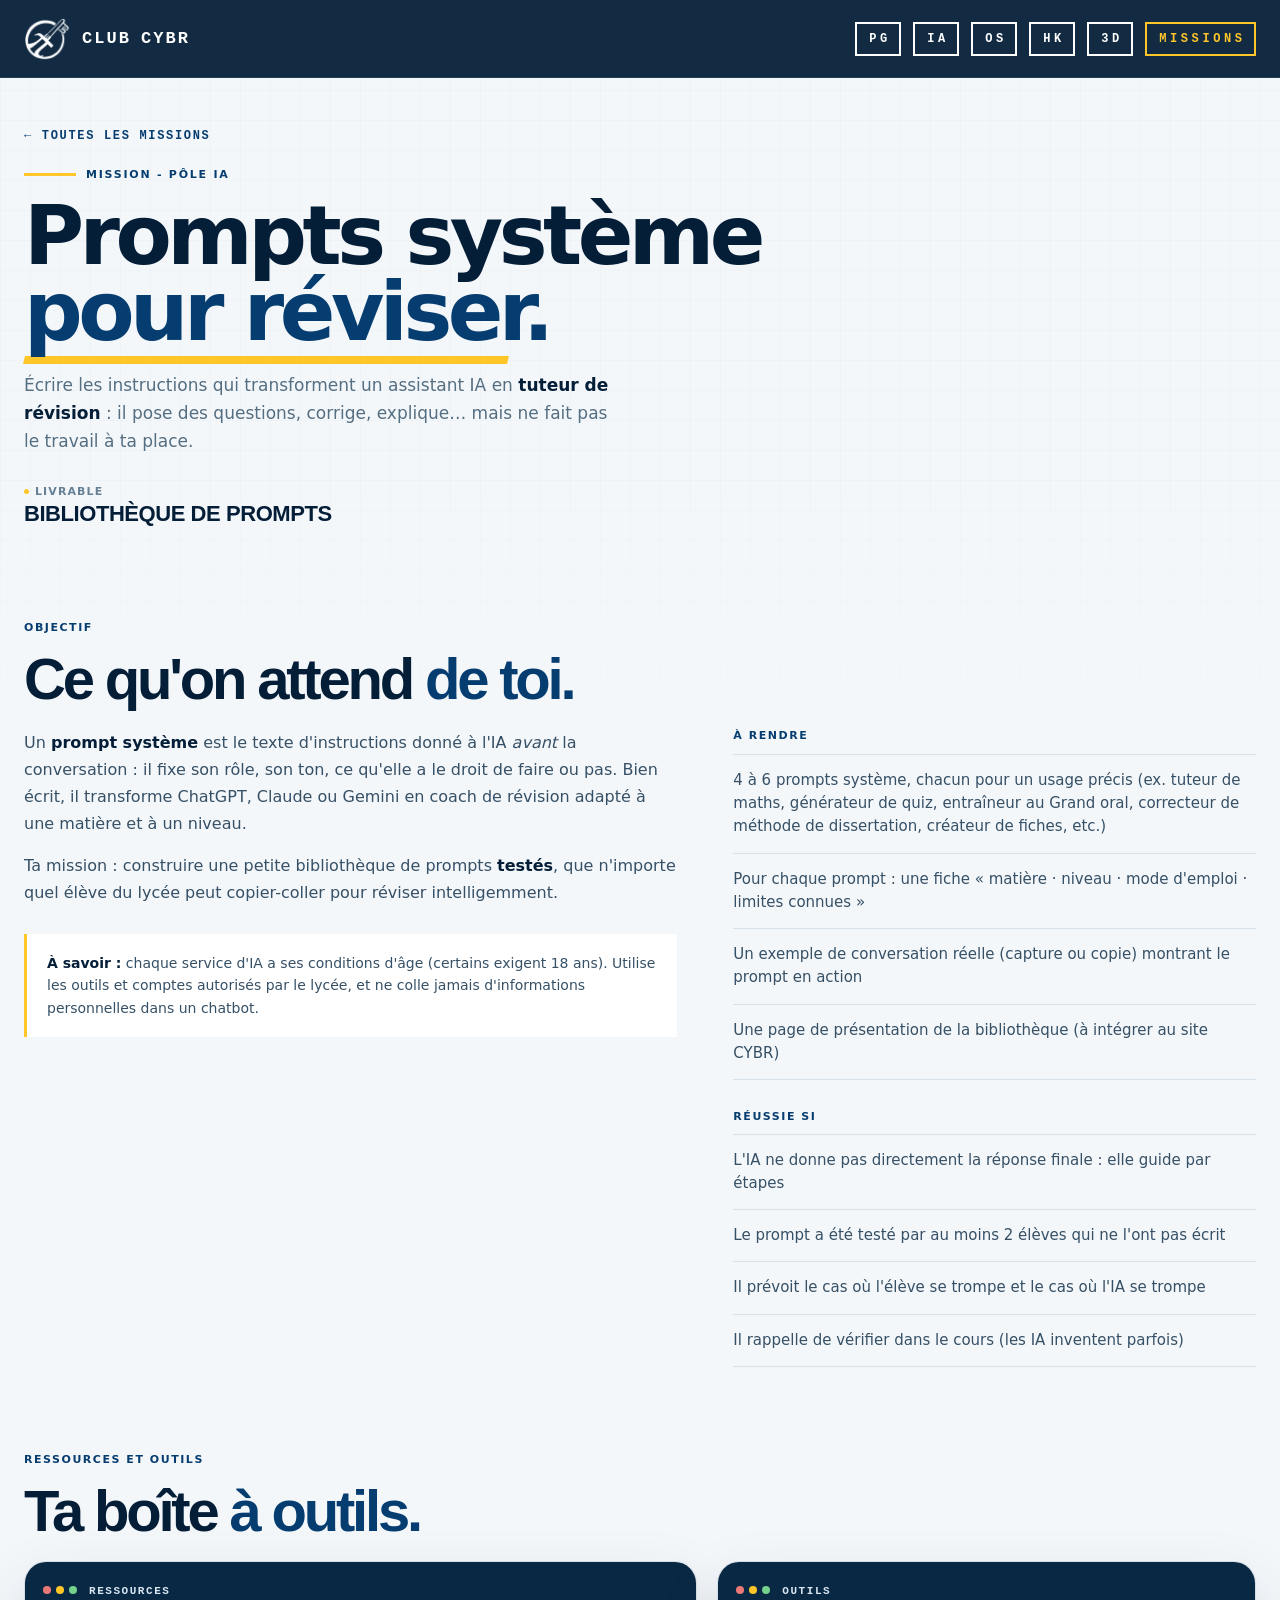
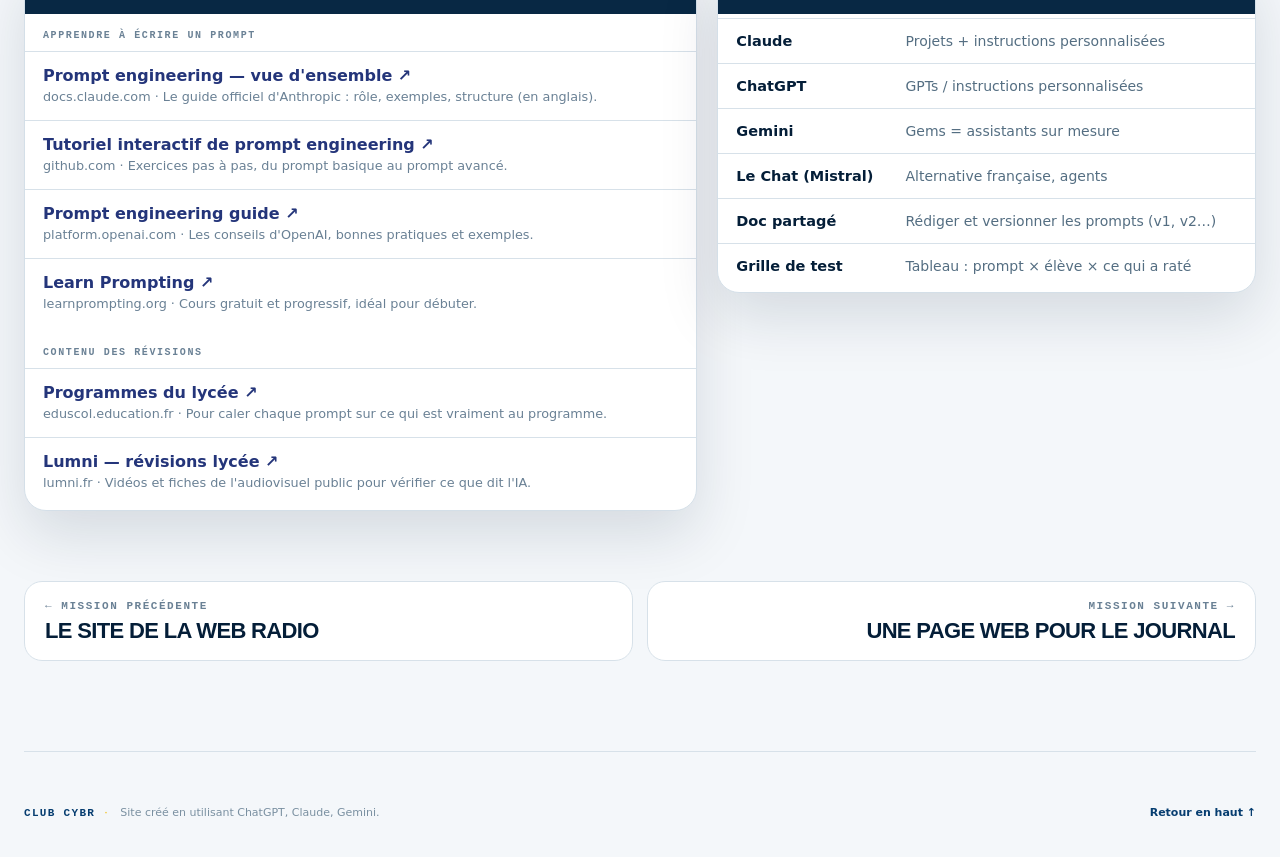
<file: mission-prompts/index.html>
<!DOCTYPE html>
<html lang="fr">
<head>
  <meta charset="utf-8">
  <meta name="viewport" content="width=device-width, initial-scale=1">
  <meta name="theme-color" content="#063d70">
  <meta name="description" content="Écrire les instructions qui transforment un assistant IA en tuteur de révision : il pose des questions, corrige, explique… mais ne fait pas le travail à ta place.">
  <title>Prompts système pour réviser — Club CYBR</title>
  
  <style>
:root {
  --navy:#063d70;
  --navy-deep:#041e38;
  --gold:#ffc629;
  --gold-2:#f2b800;
  --ice:#f4f7fa;
  --ink:#092a45;
  --muted:#6a8195;
  --line:#d7e1e9;
  --shadow:0 24px 60px rgba(4,30,56,.13);
  --dot:#d5dae5;
  --panel:#fff;
  --edge:#79839a;
  --accent:#24357a;
}
@media (prefers-color-scheme:dark) {
  :root {
    --dot:#232a3a;
    --panel:#1a2030;
    --ink:#e8ecf5;
    --muted:#9aa4ba;
    --line:#2a3247;
    --edge:#7f8aa6;
    --accent:#8fb0ff;
  }
}
* { box-sizing:border-box }
html { scroll-behavior:smooth }
body {
  margin:0;
  color:var(--ink);
  font-family:Inter,ui-sans-serif,system-ui,-apple-system,"Segoe UI",sans-serif;
  background:var(--ice);
  overflow-x:hidden;
}
a { text-decoration:none; color:inherit }
button { font:inherit }
.page-width { width:min(1240px,calc(100% - 48px)); margin-inline:auto }
/* --- Fond décoratif --- */
.bg-grid {
  position:fixed;
  inset:0;
  pointer-events:none;
  opacity:.16;
  background-image:linear-gradient(rgba(5,61,112,.12) 1px,transparent 1px),linear-gradient(90deg,rgba(5,61,112,.12) 1px,transparent 1px);
  background-size:30px 30px;
  mask-image:linear-gradient(to bottom,black 0 55%,transparent 90%);
  z-index:-3;
}
.bg-circuit {
  position:fixed;
  pointer-events:none;
  z-index:-2;
  opacity:.34;
}
.bg-circuit::before, .bg-circuit::after {
  content:"";
  position:absolute;
  background:var(--gold);
  box-shadow:0 0 0 5px rgba(255,198,41,.06);
}
.bg-circuit-a {
  width:320px;
  height:240px;
  right:-60px;
  top:110px;
  border:3px solid rgba(6,61,112,.35);
  border-left:0;
  clip-path:polygon(18% 0,100% 0,100% 100%,0 100%,0 78%,18% 78%);
}
.bg-circuit-a::before {
  width:82px;
  height:3px;
  left:-20px;
  top:58px;
}
.bg-circuit-a::after {
  width:3px;
  height:72px;
  left:60px;
  bottom:-20px;
}
.bg-circuit-b {
  width:250px;
  height:210px;
  left:-80px;
  top:620px;
  border:3px solid rgba(6,61,112,.25);
  border-right:0;
  clip-path:polygon(0 0,82% 0,82% 20%,100% 20%,100% 100%,0 100%);
}
.bg-circuit-b::before {
  width:70px;
  height:3px;
  right:-20px;
  top:50px;
}
.bg-circuit-b::after {
  width:3px;
  height:52px;
  right:40px;
  top:-15px;
}
/* --- En-tête --- */
.site-header {
  position:sticky;
  top:0;
  z-index:30;
  height:78px;
  padding:0 max(24px,calc((100vw - 1240px)/2));
  display:flex;
  align-items:center;
  gap:32px;
  background:rgba(4,30,56,.94);
  backdrop-filter:blur(16px);
  border-bottom:1px solid rgba(255,255,255,.08);
  color:#fff;
}
.brand {
  display:flex;
  align-items:center;
  gap:12px;
  min-width:0;
}
.brand-logo { display:block; width:46px; height:46px }
.brand-text { display:flex; flex-direction:column; gap:2px }
.header-nav { display:flex; gap:12px; margin-left:auto }
.header-nav a {
  padding:9px calc(12px - .3em) 9px 12px;   /* le retrait à droite compense l'espacement après la dernière lettre */
  border:2px solid #fff;
  font:700 12px/1 "Courier New",ui-monospace,monospace;
  letter-spacing:.3em;
  text-transform:uppercase;
  color:#fff;
  transition:color .2s, border-color .2s;
}
.header-nav a:hover { color:var(--gold); border-color:var(--gold) }
.header-nav a:focus-visible { outline-color:var(--gold) }
@media (max-width:1020px) {
  .header-nav { gap:8px }
  .header-nav a { padding:8px calc(9px - .18em) 8px 9px; font-size:11px; letter-spacing:.18em }
}
/* --- Hero --- */
.hero {
  min-height:690px;
  display:grid;
  grid-template-columns:1.02fr .98fr;
  align-items:center;
  gap:50px;
  padding-top:46px;
  padding-bottom:70px;
}
.hero-copy { padding-top:15px }
.kicker {
  display:flex;
  align-items:center;
  gap:10px;
  color:var(--navy);
  font-size:11px;
  font-weight:900;
  letter-spacing:.16em;
}
.kicker-line { height:3px; width:52px; background:var(--gold) }
h1 {
  margin:17px 0 20px;
  font-size:clamp(48px,7vw,82px);
  line-height:.93;
  letter-spacing:-.055em;
  color:var(--navy-deep);
}
h1 em { font-style:normal; color:var(--navy); position:relative }
h1 em::after {
  content:"";
  position:absolute;
  left:0;
  right:8%;
  bottom:-5px;
  height:8px;
  background:var(--gold);
  z-index:-1;
  transform:skewX(-14deg);
}
.hero-lead {
  max-width:590px;
  font-size:17px;
  line-height:1.65;
  color:#546e82;
  margin:0;
}
.hero-cta {
  display:flex;
  flex-wrap:wrap;
  gap:12px;
  margin-top:27px;
}
.btn {
  display:inline-flex;
  align-items:center;
  gap:16px;
  min-height:48px;
  padding:0 18px;
  border-radius:11px;
  border:1px solid var(--navy);
  font-size:12px;
  font-weight:900;
  letter-spacing:.05em;
  text-transform:uppercase;
  transition:transform .18s,box-shadow .18s;
}
.btn span { font-size:17px }
.btn:hover { transform:translateY(-2px); box-shadow:0 12px 28px rgba(4,30,56,.12) }
.btn-gold { background:var(--gold); border-color:var(--gold-2); color:var(--navy-deep) }
.btn-outline { background:#fff; color:var(--navy) }
.hero-meta {
  display:flex;
  flex-wrap:wrap;
  gap:18px 24px;
  margin-top:27px;
  font-size:11px;
  color:#668095;
  font-weight:700;
}
.hero-meta b { font-size:16px; color:var(--navy) }
.hero-meta i {
  display:inline-block;
  width:5px;
  height:5px;
  border-radius:50%;
  background:var(--gold);
  margin:0 5px 1px 0;
}
.hero-visual {
  min-height:540px;
  position:relative;
  display:grid;
  place-items:center;
}
.hero-lines { position:absolute; background:var(--gold); opacity:.9 }
.hero-lines-top {
  width:270px;
  height:4px;
  top:54px;
  right:30px;
  box-shadow:60px 34px 0 var(--gold),115px 68px 0 var(--gold);
}
.hero-lines-left {
  height:250px;
  width:4px;
  left:62px;
  bottom:70px;
  box-shadow:38px 72px 0 var(--gold),76px 125px 0 var(--gold);
}
.chip-shell {
  width:min(390px,75vw);
  aspect-ratio:1;
  position:relative;
  background:#c1cbd3;
  padding:17px;
  border:3px solid #82909a;
  box-shadow:0 24px 50px rgba(5,36,61,.18);
  clip-path:polygon(8% 0,92% 0,100% 8%,100% 92%,92% 100%,8% 100%,0 92%,0 8%);
}
.chip-shell::before {
  content:"";
  position:absolute;
  inset:28px;
  border:1px solid #a2afb8;
  background:#d9e0e5;
}
.chip-board {
  position:absolute;
  inset:54px;
  border-radius:14px;
  overflow:hidden;
  background:linear-gradient(145deg,#fbfcfd,#e6ebef);
  border:1px solid #b5c1c9;
  display:grid;
  place-items:center;
}
.chip-inner-grid {
  position:absolute;
  inset:0;
  background-image:linear-gradient(rgba(9,42,69,.07) 1px,transparent 1px),linear-gradient(90deg,rgba(9,42,69,.07) 1px,transparent 1px);
  background-size:18px 18px;
}
.chip-label {
  position:relative;
  display:flex;
  flex-direction:column;
  align-items:center;
  color:var(--navy);
}
.chip-pad {
  position:absolute;
  width:15px;
  height:15px;
  background:var(--gold);
  box-shadow:0 0 0 4px rgba(255,198,41,.13);
}
.pad-1 { left:18%; top:18% }
.pad-2 { right:18%; top:18% }
.pad-3 { left:18%; bottom:18% }
.pad-4 { right:18%; bottom:18% }
.chip-pins {
  position:absolute;
  z-index:2;
  background:repeating-linear-gradient(90deg,var(--gold) 0 8px,transparent 8px 18px);
}
.pins-top, .pins-bottom { left:18px; right:18px; height:18px }
.pins-top { top:-13px }
.pins-bottom { bottom:-13px }
.pins-left, .pins-right {
  top:18px;
  bottom:18px;
  width:18px;
  background:repeating-linear-gradient(0deg,var(--gold) 0 8px,transparent 8px 18px);
}
.pins-left { left:-13px }
.pins-right { right:-13px }
/* --- Pôles --- */
.poles { padding-top:72px }
.section-topline {
  display:flex;
  align-items:end;
  justify-content:space-between;
  gap:30px;
  margin-bottom:24px;
}
.section-topline>div:first-child {
  display:flex;
  align-items:center;
  gap:10px;
  flex-wrap:wrap;
}
.section-num {
  font:900 12px "Courier New",monospace;
  color:var(--gold-2);
  background:var(--navy);
  padding:8px 10px;
}
.section-label {
  font-size:11px;
  font-weight:900;
  letter-spacing:.14em;
  color:var(--navy);
  text-transform:uppercase;
}
.section-topline p {
  max-width:520px;
  margin:0;
  color:#71879a;
  font-size:13px;
  line-height:1.5;
}
.section-topline strong { color:var(--navy) }
.pole-grid { display:grid; grid-template-columns:repeat(12,1fr); gap:14px }
.pole {
  position:relative;
  border:0;
  padding:0;
  overflow:hidden;
  cursor:pointer;
  min-height:270px;
  background:var(--navy);
  text-align:left;
  border-radius:18px;
  box-shadow:var(--shadow);
  isolation:isolate;
  transition:transform .2s ease,box-shadow .2s ease;
}
.pole:hover { transform:translateY(-5px); box-shadow:0 30px 70px rgba(4,30,56,.2) }
.pole:nth-child(1) { grid-column:span 5; min-height:390px }
.pole:nth-child(2) { grid-column:span 7; min-height:250px }
.pole:nth-child(3) { grid-column:span 4 }
.pole:nth-child(4) { grid-column:span 4 }
.pole:nth-child(5) { grid-column:span 4 }
.pole img {
  position:absolute;
  inset:0;
  width:100%;
  height:100%;
  object-fit:cover;
  filter:saturate(.96) contrast(1.02);
  transform:scale(1.01);
  transition:transform .5s ease;
}
.pole:hover img { transform:scale(1.05) }
.pole-overlay {
  position:absolute;
  inset:0;
  background:linear-gradient(120deg,rgba(4,30,56,.92),rgba(4,30,56,.2) 72%),linear-gradient(0deg,rgba(4,30,56,.3),transparent 40%);
  z-index:1;
}
.pole-content {
  position:absolute;
  inset:0;
  z-index:2;
  color:#fff;
  padding:20px;
  display:flex;
  flex-direction:column;
}
.pole-top {
  display:flex;
  align-items:center;
  justify-content:space-between;
  gap:10px;
}
.pole-top b {
  display:grid;
  place-items:center;
  min-width:46px;
  height:38px;
  border:1px solid var(--gold);
  color:var(--gold);
  font:900 14px/1 "Courier New",monospace;
  padding:0 7px;
}
.pole-top span { font:900 9px/1 "Courier New",monospace; letter-spacing:.15em; color:#c3d8e8 }
.pole-top .available { color:var(--gold) }
.pole strong {
  margin-top:auto;
  font:900 clamp(28px,3.6vw,43px)/.9 "Arial Narrow",Inter,sans-serif;
  letter-spacing:-.045em;
  text-transform:uppercase;
}
.pole-caption { margin-top:9px; color:#d4e3ee; font-size:12px }
.pole-arrow {
  position:absolute;
  right:17px;
  bottom:14px;
  font-size:28px;
  color:var(--gold);
  font-weight:800;
}
/* --- Le principe --- */
.principle { padding-top:86px }
.principle-card {
  background:var(--navy);
  color:#fff;
  border-radius:24px;
  box-shadow:var(--shadow);
  display:grid;
  grid-template-columns:1fr 1.35fr;
  overflow:hidden;
  position:relative;
}
.principle-card::after {
  content:"";
  position:absolute;
  right:-70px;
  top:-70px;
  width:300px;
  height:300px;
  border:3px solid rgba(255,198,41,.22);
  border-radius:50%;
  box-shadow:0 0 0 40px rgba(255,198,41,.05),0 0 0 80px rgba(255,198,41,.03);
}
.principle-title { padding:36px 34px; border-right:1px solid rgba(255,255,255,.12) }
.principle-title .section-label { color:#fff }
.principle-title h2 {
  font:900 clamp(28px,3vw,44px)/.92 "Arial Narrow",Inter,sans-serif;
  letter-spacing:-.04em;
  margin:34px 0 0;
}
.principle-title h2 em { font-style:normal; color:var(--gold) }
.steps {
  display:grid;
  grid-template-columns:repeat(3,1fr);
  position:relative;
  z-index:1;
}
.step { padding:36px 24px; border-right:1px solid rgba(255,255,255,.12) }
.step:last-child { border-right:0 }
.step span {
  display:inline-flex;
  color:var(--gold);
  border:1px solid rgba(255,198,41,.5);
  width:36px;
  height:30px;
  align-items:center;
  justify-content:center;
  font:900 11px "Courier New",monospace;
}
.step strong {
  display:block;
  font:900 24px/1 "Arial Narrow",Inter,sans-serif;
  text-transform:uppercase;
  margin-top:38px;
}
.step p {
  font-size:12px;
  line-height:1.5;
  color:#c5d6e4;
  max-width:210px;
}
/* --- Parcours (graphe) --- */
.curriculum { padding-top:105px }
.curriculum-intro { align-items:center }
.curriculum-intro h2 {
  flex-basis:100%;
  margin:9px 0 0;
  font:900 clamp(34px,5vw,58px)/.9 "Arial Narrow",Inter,sans-serif;
  color:var(--navy-deep);
  letter-spacing:-.055em;
}
.curriculum-intro h2 em { font-style:normal; color:var(--navy) }
.graph-frame {
  border-radius:22px;
  background:#fff;
  border:1px solid #d4dfe8;
  box-shadow:var(--shadow);
  display:block;
  overflow:hidden;   /* arrondit aussi les coins de l'en-tête et du pied */
}
.graph-header {
  height:52px;
  background:#082844;
  color:#d8e7f2;
  display:flex;
  align-items:center;
  justify-content:space-between;
  padding:0 18px;
  gap:15px;
}
.terminal-dot {
  width:8px;
  height:8px;
  border-radius:50%;
  display:inline-block;
  margin-right:5px;
}
.terminal-dot.red { background:#ec7777 }
.terminal-dot.yellow { background:var(--gold) }
.terminal-dot.green { background:#75d18b }
.graph-header strong { font:900 11px "Courier New",monospace; letter-spacing:.14em; margin-left:7px }
.graph-stage {
  position:relative;
  overflow:hidden;
  min-height:80vh;
  background:radial-gradient(circle at 50% 0,rgba(10,75,132,.05),transparent 48%),#f9fbfc;
}
.cy {
  position:absolute;
  inset:0;
  background-image:radial-gradient(var(--dot) 1px,transparent 1px);
  background-size:22px 22px;
}
.recenter {
  position:absolute;
  top:12px;
  left:12px;
  display:grid;
  place-items:center;
  width:38px;
  height:38px;
  padding:0;
  color:var(--ink);
  background:var(--panel);
  border:1px solid var(--line);
  border-radius:10px;
  cursor:pointer;
}
.recenter:hover { border-color:var(--accent) }
:focus-visible { outline:2px solid var(--accent); outline-offset:2px }
.legend {
  display:flex;
  flex-wrap:wrap;
  gap:6px 18px;
  margin:0;
  padding:12px 18px;
  list-style:none;
  font-size:.8rem;
  color:var(--muted);
  background:var(--panel);
  border-top:1px solid var(--line);
}
.legend li { display:flex; align-items:center; gap:6px }
.legend i, .chip i {
  width:11px;
  height:11px;
  border-radius:3px;
  border:1.5px solid;
  display:inline-block;
}
.panel {
  position:absolute;
  top:0;
  right:0;
  bottom:0;
  width:clamp(300px,28%,420px);
  box-sizing:border-box;
  padding:24px 22px;
  overflow:auto;
  background:var(--panel);
  border-left:1px solid var(--line);
  box-shadow:-8px 0 24px rgba(0,0,0,.08);
  transform:translateX(105%);
  transition:transform .25s ease;
  z-index:10;
}
.panel.open { transform:none }
.panel h2 { margin:0 28px 10px 0; font-size:1.4rem; line-height:1.25 }
.panel h3 { margin:22px 0 8px; font-size:.95rem }
.x {
  position:absolute;
  top:12px;
  right:12px;
  width:32px;
  height:32px;
  padding:0;
  font-size:1.2rem;
  line-height:1;
}
.chips {
  display:flex;
  flex-wrap:wrap;
  gap:8px;
  margin:0;
}
.chip {
  display:inline-flex;
  align-items:center;
  gap:6px;
  padding:2px 10px;
  font-size:.82rem;
  color:var(--muted);
  border:1px solid var(--line);
  border-radius:99px;
}
.desc { margin:14px 0 0 }
.res { margin:0; padding:0; list-style:none }
.res li { padding:8px 0; border-top:1px solid var(--line) }
.res a {
  display:inline-flex;
  align-items:center;
  gap:6px;
  color:var(--accent);
  font-weight:700;
  text-decoration:none;
}
.res a:hover { text-decoration:underline }
.none, .res .off { color:var(--muted) }
.res-note { margin:3px 0 0; font-size:.8rem; color:var(--muted); line-height:1.4 }
@media (max-width:720px) {
  .panel {
    top:auto;
    left:0;
    width:auto;
    max-height:46vh;
    border-left:0;
    border-top:1px solid var(--line);
    border-radius:16px 16px 0 0;
    transform:translateY(105%);
  }
}
@media (prefers-reduced-motion:reduce) {
  .panel { transition:none }
}
/* --- Pied de page --- */
.site-footer {
  display:flex;
  justify-content:space-between;
  gap:20px;
  padding:54px 0 38px;
  margin-top:90px;
  border-top:1px solid var(--line);
  font-size:11px;
  color:#7a90a1;
}
.site-footer strong { color:var(--navy); letter-spacing:.12em; font-family:"Courier New",ui-monospace,monospace }
.site-footer span { margin:0 9px; color:var(--gold-2) }
.site-footer a { font-weight:800; color:var(--navy) }
@media (max-width:1020px) {
  .hero { grid-template-columns:1fr; gap:0; padding-top:35px }
  .hero-visual { order:-1; min-height:480px }
  .hero-copy { padding-top:0 }
  .pole-grid { grid-template-columns:repeat(6,1fr) }
  .pole:nth-child(1) { grid-column:span 3; min-height:340px }
  .pole:nth-child(2) { grid-column:span 3; min-height:340px }
  .pole:nth-child(n/**/+3) { grid-column:span 2 }
  .principle-card { grid-template-columns:1fr }
  .principle-title { border-right:0; border-bottom:1px solid rgba(255,255,255,.12) }
}
@media (max-width:720px) {
  .page-width { width:min(100% - 28px,1240px) }
  .site-header { padding:0 14px; gap:13px; height:68px }
  .header-nav { display:none }
  .hero { min-height:auto; padding:36px 0 45px }
  .hero-visual { min-height:360px }
  .chip-shell { width:min(300px,74vw) }
  .chip-board { inset:42px }
  .hero-lines-top { top:22px; right:12px }
  .hero-lines-left { left:20px; bottom:20px }
  .hero-meta { gap:10px 16px }
  .poles { padding-top:45px }
  .section-topline { align-items:flex-start; flex-direction:column }
  .pole-grid { grid-template-columns:1fr }
  .pole:nth-child(1), .pole:nth-child(2), .pole:nth-child(n/**/+3) { grid-column:1; min-height:270px }
  .principle { padding-top:54px }
  .steps { grid-template-columns:1fr }
  .step { border-right:0; border-bottom:1px solid rgba(255,255,255,.12) }
  .step:last-child { border-bottom:0 }
  .curriculum { padding-top:70px }
  .curriculum-intro h2 { font-size:44px }
  .site-footer { flex-direction:column; margin-top:60px }
}
@media (prefers-reduced-motion:reduce) {
  html { scroll-behavior:auto }
  .btn, .pole, .pole img { transition:none }
}
.brand-text strong {
  display:flex;
  align-items:center;
  gap:10px;
  font:900 17px/1 "Courier New",ui-monospace,monospace;
  letter-spacing:.12em;
}
.brand-text strong span { display:inline-block; font:inherit }
.pole.selected { outline:3px solid var(--gold); outline-offset:3px }
@media (max-width:720px) {
  .brand-text strong { font-size:15px; gap:8px }
  .brand-logo { width:40px; height:40px }
}
.chip-label span, .chip-label b { font:900 35px/.95 "Courier New",ui-monospace,monospace; letter-spacing:.08em }
@media (max-width:720px) {
  .chip-label span, .chip-label b { font-size:27px }
}
  </style>
  <link rel="stylesheet" href="../missions.css">
</head>
<body>
  <div class="bg-grid" aria-hidden="true"></div>
  <header class="site-header">
<div class="brand">
  <a href="https://www.pisurquatre.xyz/" aria-label="Site Pi sur quatre">
    <img class="brand-logo" src="../assets/logo2-blanc.png" alt="" width="46" height="46">
  </a>
  <a class="brand-text" href="../index.html#accueil" aria-label="Club CYBR, retour à l'accueil">
    <strong><span>CLUB</span><span>CYBR</span></strong>
  </a>
</div>
    <nav class="header-nav" aria-label="Navigation principale">
      <a href="../index.html#parcours-programmation">PG</a>
      <a href="../index.html#parcours-ia">IA</a>
      <a href="../index.html#parcours-os">OS</a>
      <a href="../index.html#parcours-hacking">HK</a>
      <a href="../index.html#parcours-3D">3D</a>
        <a class="nav-ms" href="../index.html#missions">MISSIONS</a>
      </nav>
  </header>

  <main class="m-page" id="haut">
  <section class="m-hero page-width">
    <a class="back-link" href="../index.html#missions">← TOUTES LES MISSIONS</a>
    <div class="kicker"><span class="kicker-line"></span> MISSION - PÔLE IA</div>
    <h1>Prompts système <em>pour réviser.</em></h1>
    <div class="hero-lead"><p>Écrire les instructions qui transforment un assistant IA en <strong>tuteur de révision</strong> : il pose des questions, corrige, explique… mais ne fait pas le travail à ta place.</p></div>
    <div class="m-facts"><div><i></i>LIVRABLE<b>bibliothèque de prompts</b></div></div>
  </section>

  <section class="m-sec page-width">
    <div class="section-topline curriculum-intro"><div><span class="section-label">OBJECTIF</span><h2>Ce qu'on attend <em>de toi.</em></h2></div></div>
    <div class="m-body">
      <div><div class="m-prose"><p>Un <strong>prompt système</strong> est le texte d'instructions donné à l'IA <em>avant</em> la conversation : il fixe son rôle, son ton, ce qu'elle a le droit de faire ou pas. Bien écrit, il transforme ChatGPT, Claude ou Gemini en coach de révision adapté à une matière et à un niveau.</p>
<p>Ta mission : construire une petite bibliothèque de prompts <strong>testés</strong>, que n'importe quel élève du lycée peut copier-coller pour réviser intelligemment.</p></div><div class="m-note"><p><strong>À savoir :</strong> chaque service d'IA a ses conditions d'âge (certains exigent 18 ans). Utilise les outils et comptes autorisés par le lycée, et ne colle jamais d'informations personnelles dans un chatbot.</p></div></div>
      <div class="m-side"><span class="section-label">À rendre</span><ul class="m-list"><li>4 à 6 prompts système, chacun pour un usage précis (ex. tuteur de maths, générateur de quiz, entraîneur au Grand oral, correcteur de méthode de dissertation, créateur de fiches, etc.)</li><li>Pour chaque prompt : une fiche « matière · niveau · mode d'emploi · limites connues »</li><li>Un exemple de conversation réelle (capture ou copie) montrant le prompt en action</li><li>Une page de présentation de la bibliothèque (à intégrer au site CYBR)</li></ul><div class="m-ok"><span class="section-label">Réussie si</span><ul class="m-list"><li>L'IA ne donne pas directement la réponse finale : elle guide par étapes</li><li>Le prompt a été testé par au moins 2 élèves qui ne l'ont pas écrit</li><li>Il prévoit le cas où l'élève se trompe et le cas où l'IA se trompe</li><li>Il rappelle de vérifier dans le cours (les IA inventent parfois)</li></ul></div></div>
    </div>
  </section>
  
  
  <section class="m-sec page-width">
    <div class="section-topline curriculum-intro"><div><span class="section-label">RESSOURCES ET OUTILS</span><h2>Ta boîte <em>à outils.</em></h2></div></div>
    <div class="m-two"><div class="graph-frame m-frame">
        <div class="graph-header"><div><span class="terminal-dot red"></span><span class="terminal-dot yellow"></span><span class="terminal-dot green"></span><strong>RESSOURCES</strong></div></div>
        <div class="res-group">APPRENDRE À ÉCRIRE UN PROMPT</div>
<ul class="res"><li><a href="https://docs.claude.com/en/docs/build-with-claude/prompt-engineering/overview" target="_blank" rel="noopener">Prompt engineering — vue d'ensemble ↗</a><p class="res-note">docs.claude.com · Le guide officiel d'Anthropic : rôle, exemples, structure (en anglais).</p></li><li><a href="https://github.com/anthropics/prompt-eng-interactive-tutorial" target="_blank" rel="noopener">Tutoriel interactif de prompt engineering ↗</a><p class="res-note">github.com · Exercices pas à pas, du prompt basique au prompt avancé.</p></li><li><a href="https://platform.openai.com/docs/guides/prompt-engineering" target="_blank" rel="noopener">Prompt engineering guide ↗</a><p class="res-note">platform.openai.com · Les conseils d'OpenAI, bonnes pratiques et exemples.</p></li><li><a href="https://learnprompting.org/" target="_blank" rel="noopener">Learn Prompting ↗</a><p class="res-note">learnprompting.org · Cours gratuit et progressif, idéal pour débuter.</p></li></ul>
<div class="res-group">CONTENU DES RÉVISIONS</div>
<ul class="res"><li><a href="https://eduscol.education.fr/" target="_blank" rel="noopener">Programmes du lycée ↗</a><p class="res-note">eduscol.education.fr · Pour caler chaque prompt sur ce qui est vraiment au programme.</p></li><li><a href="https://www.lumni.fr/lycee" target="_blank" rel="noopener">Lumni — révisions lycée ↗</a><p class="res-note">lumni.fr · Vidéos et fiches de l'audiovisuel public pour vérifier ce que dit l'IA.</p></li></ul>
      </div><div class="graph-frame m-frame">
        <div class="graph-header"><div><span class="terminal-dot red"></span><span class="terminal-dot yellow"></span><span class="terminal-dot green"></span><strong>OUTILS</strong></div></div>
        <ul class="res m-tools"><li><strong>Claude</strong><span>Projets + instructions personnalisées</span></li><li><strong>ChatGPT</strong><span>GPTs / instructions personnalisées</span></li><li><strong>Gemini</strong><span>Gems = assistants sur mesure</span></li><li><strong>Le Chat (Mistral)</strong><span>Alternative française, agents</span></li><li><strong>Doc partagé</strong><span>Rédiger et versionner les prompts (v1, v2…)</span></li><li><strong>Grille de test</strong><span>Tableau : prompt × élève × ce qui a raté</span></li></ul>
      </div></div>
  </section>
  <nav class="m-pager page-width" aria-label="Autres missions">
    <a href="../mission-webradio/index.html"><small>← MISSION PRÉCÉDENTE</small><b>Le site de la web radio</b></a>
    <a href="../mission-journal/index.html"><small>MISSION SUIVANTE →</small><b>Une page web pour le journal</b></a>
  </nav>
  </main>
  <footer class="site-footer page-width">
    <div><strong>CLUB CYBR</strong><span>·</span> Site créé en utilisant ChatGPT, Claude, Gemini. </div>
    <a href="#haut">Retour en haut ↑</a>
  </footer>
</body>
</html>
</file>
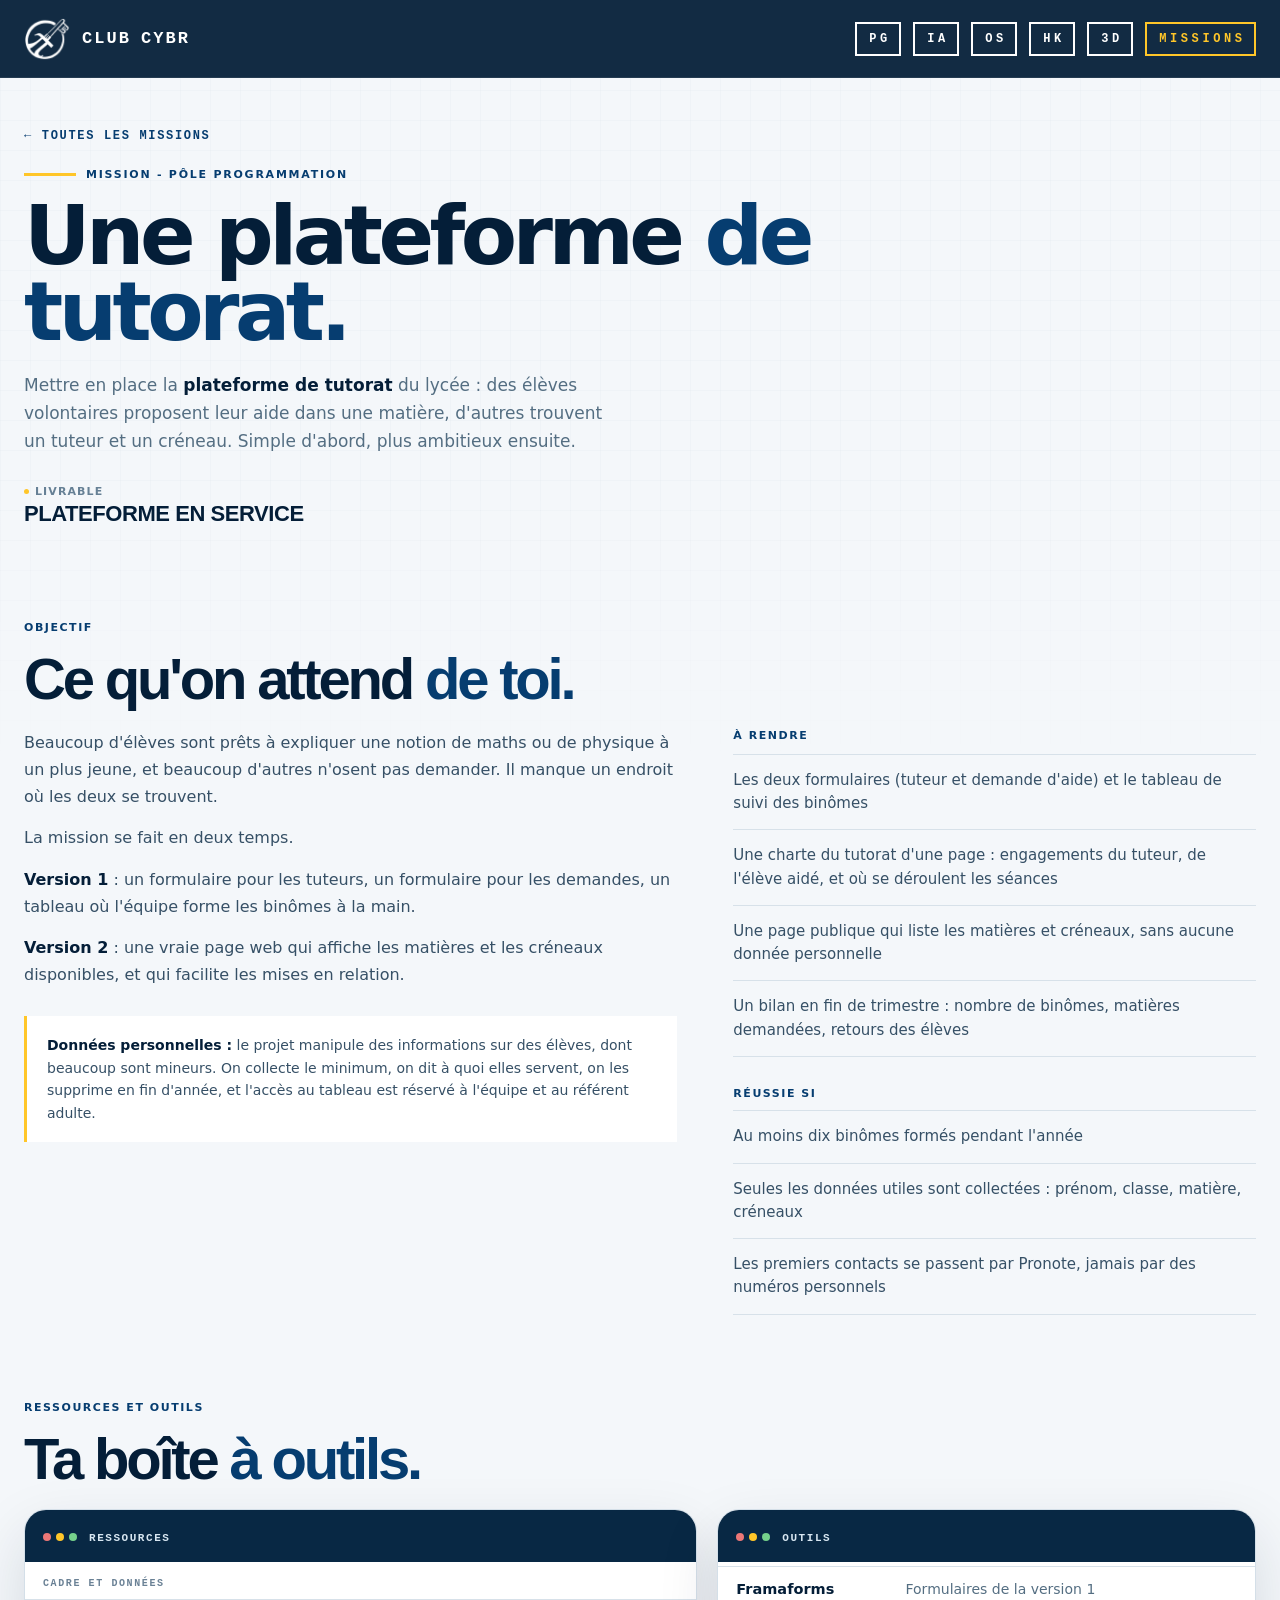
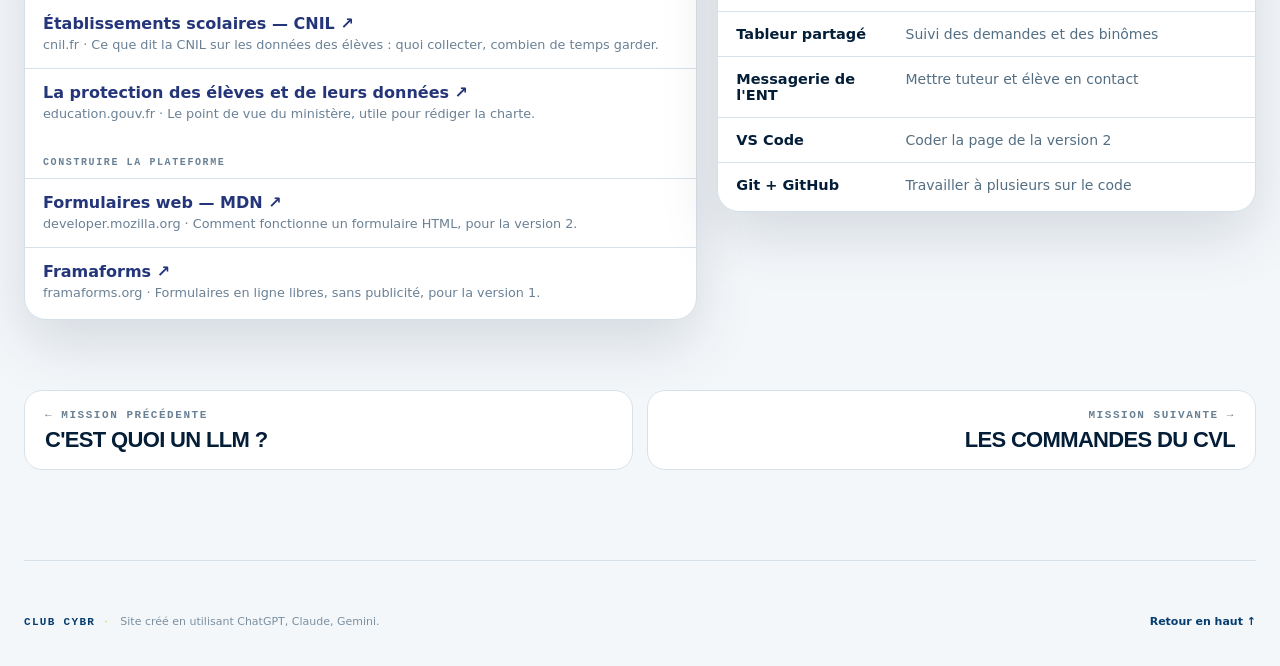
<file: mission-tutorat/index.html>
<!DOCTYPE html>
<html lang="fr">
<head>
  <meta charset="utf-8">
  <meta name="viewport" content="width=device-width, initial-scale=1">
  <meta name="theme-color" content="#063d70">
  <meta name="description" content="Mettre en place la plateforme de tutorat du lycée : des élèves volontaires proposent leur aide dans une matière, d&#x27;autres trouvent un tuteur et un créneau. Simple d&#x27;abord, plus ambitieux ensuite.">
  <title>Une plateforme de tutorat — Club CYBR</title>
  
  <style>
:root {
  --navy:#063d70;
  --navy-deep:#041e38;
  --gold:#ffc629;
  --gold-2:#f2b800;
  --ice:#f4f7fa;
  --ink:#092a45;
  --muted:#6a8195;
  --line:#d7e1e9;
  --shadow:0 24px 60px rgba(4,30,56,.13);
  --dot:#d5dae5;
  --panel:#fff;
  --edge:#79839a;
  --accent:#24357a;
}
@media (prefers-color-scheme:dark) {
  :root {
    --dot:#232a3a;
    --panel:#1a2030;
    --ink:#e8ecf5;
    --muted:#9aa4ba;
    --line:#2a3247;
    --edge:#7f8aa6;
    --accent:#8fb0ff;
  }
}
* { box-sizing:border-box }
html { scroll-behavior:smooth }
body {
  margin:0;
  color:var(--ink);
  font-family:Inter,ui-sans-serif,system-ui,-apple-system,"Segoe UI",sans-serif;
  background:var(--ice);
  overflow-x:hidden;
}
a { text-decoration:none; color:inherit }
button { font:inherit }
.page-width { width:min(1240px,calc(100% - 48px)); margin-inline:auto }
/* --- Fond décoratif --- */
.bg-grid {
  position:fixed;
  inset:0;
  pointer-events:none;
  opacity:.16;
  background-image:linear-gradient(rgba(5,61,112,.12) 1px,transparent 1px),linear-gradient(90deg,rgba(5,61,112,.12) 1px,transparent 1px);
  background-size:30px 30px;
  mask-image:linear-gradient(to bottom,black 0 55%,transparent 90%);
  z-index:-3;
}
.bg-circuit {
  position:fixed;
  pointer-events:none;
  z-index:-2;
  opacity:.34;
}
.bg-circuit::before, .bg-circuit::after {
  content:"";
  position:absolute;
  background:var(--gold);
  box-shadow:0 0 0 5px rgba(255,198,41,.06);
}
.bg-circuit-a {
  width:320px;
  height:240px;
  right:-60px;
  top:110px;
  border:3px solid rgba(6,61,112,.35);
  border-left:0;
  clip-path:polygon(18% 0,100% 0,100% 100%,0 100%,0 78%,18% 78%);
}
.bg-circuit-a::before {
  width:82px;
  height:3px;
  left:-20px;
  top:58px;
}
.bg-circuit-a::after {
  width:3px;
  height:72px;
  left:60px;
  bottom:-20px;
}
.bg-circuit-b {
  width:250px;
  height:210px;
  left:-80px;
  top:620px;
  border:3px solid rgba(6,61,112,.25);
  border-right:0;
  clip-path:polygon(0 0,82% 0,82% 20%,100% 20%,100% 100%,0 100%);
}
.bg-circuit-b::before {
  width:70px;
  height:3px;
  right:-20px;
  top:50px;
}
.bg-circuit-b::after {
  width:3px;
  height:52px;
  right:40px;
  top:-15px;
}
/* --- En-tête --- */
.site-header {
  position:sticky;
  top:0;
  z-index:30;
  height:78px;
  padding:0 max(24px,calc((100vw - 1240px)/2));
  display:flex;
  align-items:center;
  gap:32px;
  background:rgba(4,30,56,.94);
  backdrop-filter:blur(16px);
  border-bottom:1px solid rgba(255,255,255,.08);
  color:#fff;
}
.brand {
  display:flex;
  align-items:center;
  gap:12px;
  min-width:0;
}
.brand-logo { display:block; width:46px; height:46px }
.brand-text { display:flex; flex-direction:column; gap:2px }
.header-nav { display:flex; gap:12px; margin-left:auto }
.header-nav a {
  padding:9px calc(12px - .3em) 9px 12px;   /* le retrait à droite compense l'espacement après la dernière lettre */
  border:2px solid #fff;
  font:700 12px/1 "Courier New",ui-monospace,monospace;
  letter-spacing:.3em;
  text-transform:uppercase;
  color:#fff;
  transition:color .2s, border-color .2s;
}
.header-nav a:hover { color:var(--gold); border-color:var(--gold) }
.header-nav a:focus-visible { outline-color:var(--gold) }
@media (max-width:1020px) {
  .header-nav { gap:8px }
  .header-nav a { padding:8px calc(9px - .18em) 8px 9px; font-size:11px; letter-spacing:.18em }
}
/* --- Hero --- */
.hero {
  min-height:690px;
  display:grid;
  grid-template-columns:1.02fr .98fr;
  align-items:center;
  gap:50px;
  padding-top:46px;
  padding-bottom:70px;
}
.hero-copy { padding-top:15px }
.kicker {
  display:flex;
  align-items:center;
  gap:10px;
  color:var(--navy);
  font-size:11px;
  font-weight:900;
  letter-spacing:.16em;
}
.kicker-line { height:3px; width:52px; background:var(--gold) }
h1 {
  margin:17px 0 20px;
  font-size:clamp(48px,7vw,82px);
  line-height:.93;
  letter-spacing:-.055em;
  color:var(--navy-deep);
}
h1 em { font-style:normal; color:var(--navy); position:relative }
h1 em::after {
  content:"";
  position:absolute;
  left:0;
  right:8%;
  bottom:-5px;
  height:8px;
  background:var(--gold);
  z-index:-1;
  transform:skewX(-14deg);
}
.hero-lead {
  max-width:590px;
  font-size:17px;
  line-height:1.65;
  color:#546e82;
  margin:0;
}
.hero-cta {
  display:flex;
  flex-wrap:wrap;
  gap:12px;
  margin-top:27px;
}
.btn {
  display:inline-flex;
  align-items:center;
  gap:16px;
  min-height:48px;
  padding:0 18px;
  border-radius:11px;
  border:1px solid var(--navy);
  font-size:12px;
  font-weight:900;
  letter-spacing:.05em;
  text-transform:uppercase;
  transition:transform .18s,box-shadow .18s;
}
.btn span { font-size:17px }
.btn:hover { transform:translateY(-2px); box-shadow:0 12px 28px rgba(4,30,56,.12) }
.btn-gold { background:var(--gold); border-color:var(--gold-2); color:var(--navy-deep) }
.btn-outline { background:#fff; color:var(--navy) }
.hero-meta {
  display:flex;
  flex-wrap:wrap;
  gap:18px 24px;
  margin-top:27px;
  font-size:11px;
  color:#668095;
  font-weight:700;
}
.hero-meta b { font-size:16px; color:var(--navy) }
.hero-meta i {
  display:inline-block;
  width:5px;
  height:5px;
  border-radius:50%;
  background:var(--gold);
  margin:0 5px 1px 0;
}
.hero-visual {
  min-height:540px;
  position:relative;
  display:grid;
  place-items:center;
}
.hero-lines { position:absolute; background:var(--gold); opacity:.9 }
.hero-lines-top {
  width:270px;
  height:4px;
  top:54px;
  right:30px;
  box-shadow:60px 34px 0 var(--gold),115px 68px 0 var(--gold);
}
.hero-lines-left {
  height:250px;
  width:4px;
  left:62px;
  bottom:70px;
  box-shadow:38px 72px 0 var(--gold),76px 125px 0 var(--gold);
}
.chip-shell {
  width:min(390px,75vw);
  aspect-ratio:1;
  position:relative;
  background:#c1cbd3;
  padding:17px;
  border:3px solid #82909a;
  box-shadow:0 24px 50px rgba(5,36,61,.18);
  clip-path:polygon(8% 0,92% 0,100% 8%,100% 92%,92% 100%,8% 100%,0 92%,0 8%);
}
.chip-shell::before {
  content:"";
  position:absolute;
  inset:28px;
  border:1px solid #a2afb8;
  background:#d9e0e5;
}
.chip-board {
  position:absolute;
  inset:54px;
  border-radius:14px;
  overflow:hidden;
  background:linear-gradient(145deg,#fbfcfd,#e6ebef);
  border:1px solid #b5c1c9;
  display:grid;
  place-items:center;
}
.chip-inner-grid {
  position:absolute;
  inset:0;
  background-image:linear-gradient(rgba(9,42,69,.07) 1px,transparent 1px),linear-gradient(90deg,rgba(9,42,69,.07) 1px,transparent 1px);
  background-size:18px 18px;
}
.chip-label {
  position:relative;
  display:flex;
  flex-direction:column;
  align-items:center;
  color:var(--navy);
}
.chip-pad {
  position:absolute;
  width:15px;
  height:15px;
  background:var(--gold);
  box-shadow:0 0 0 4px rgba(255,198,41,.13);
}
.pad-1 { left:18%; top:18% }
.pad-2 { right:18%; top:18% }
.pad-3 { left:18%; bottom:18% }
.pad-4 { right:18%; bottom:18% }
.chip-pins {
  position:absolute;
  z-index:2;
  background:repeating-linear-gradient(90deg,var(--gold) 0 8px,transparent 8px 18px);
}
.pins-top, .pins-bottom { left:18px; right:18px; height:18px }
.pins-top { top:-13px }
.pins-bottom { bottom:-13px }
.pins-left, .pins-right {
  top:18px;
  bottom:18px;
  width:18px;
  background:repeating-linear-gradient(0deg,var(--gold) 0 8px,transparent 8px 18px);
}
.pins-left { left:-13px }
.pins-right { right:-13px }
/* --- Pôles --- */
.poles { padding-top:72px }
.section-topline {
  display:flex;
  align-items:end;
  justify-content:space-between;
  gap:30px;
  margin-bottom:24px;
}
.section-topline>div:first-child {
  display:flex;
  align-items:center;
  gap:10px;
  flex-wrap:wrap;
}
.section-num {
  font:900 12px "Courier New",monospace;
  color:var(--gold-2);
  background:var(--navy);
  padding:8px 10px;
}
.section-label {
  font-size:11px;
  font-weight:900;
  letter-spacing:.14em;
  color:var(--navy);
  text-transform:uppercase;
}
.section-topline p {
  max-width:520px;
  margin:0;
  color:#71879a;
  font-size:13px;
  line-height:1.5;
}
.section-topline strong { color:var(--navy) }
.pole-grid { display:grid; grid-template-columns:repeat(12,1fr); gap:14px }
.pole {
  position:relative;
  border:0;
  padding:0;
  overflow:hidden;
  cursor:pointer;
  min-height:270px;
  background:var(--navy);
  text-align:left;
  border-radius:18px;
  box-shadow:var(--shadow);
  isolation:isolate;
  transition:transform .2s ease,box-shadow .2s ease;
}
.pole:hover { transform:translateY(-5px); box-shadow:0 30px 70px rgba(4,30,56,.2) }
.pole:nth-child(1) { grid-column:span 5; min-height:390px }
.pole:nth-child(2) { grid-column:span 7; min-height:250px }
.pole:nth-child(3) { grid-column:span 4 }
.pole:nth-child(4) { grid-column:span 4 }
.pole:nth-child(5) { grid-column:span 4 }
.pole img {
  position:absolute;
  inset:0;
  width:100%;
  height:100%;
  object-fit:cover;
  filter:saturate(.96) contrast(1.02);
  transform:scale(1.01);
  transition:transform .5s ease;
}
.pole:hover img { transform:scale(1.05) }
.pole-overlay {
  position:absolute;
  inset:0;
  background:linear-gradient(120deg,rgba(4,30,56,.92),rgba(4,30,56,.2) 72%),linear-gradient(0deg,rgba(4,30,56,.3),transparent 40%);
  z-index:1;
}
.pole-content {
  position:absolute;
  inset:0;
  z-index:2;
  color:#fff;
  padding:20px;
  display:flex;
  flex-direction:column;
}
.pole-top {
  display:flex;
  align-items:center;
  justify-content:space-between;
  gap:10px;
}
.pole-top b {
  display:grid;
  place-items:center;
  min-width:46px;
  height:38px;
  border:1px solid var(--gold);
  color:var(--gold);
  font:900 14px/1 "Courier New",monospace;
  padding:0 7px;
}
.pole-top span { font:900 9px/1 "Courier New",monospace; letter-spacing:.15em; color:#c3d8e8 }
.pole-top .available { color:var(--gold) }
.pole strong {
  margin-top:auto;
  font:900 clamp(28px,3.6vw,43px)/.9 "Arial Narrow",Inter,sans-serif;
  letter-spacing:-.045em;
  text-transform:uppercase;
}
.pole-caption { margin-top:9px; color:#d4e3ee; font-size:12px }
.pole-arrow {
  position:absolute;
  right:17px;
  bottom:14px;
  font-size:28px;
  color:var(--gold);
  font-weight:800;
}
/* --- Le principe --- */
.principle { padding-top:86px }
.principle-card {
  background:var(--navy);
  color:#fff;
  border-radius:24px;
  box-shadow:var(--shadow);
  display:grid;
  grid-template-columns:1fr 1.35fr;
  overflow:hidden;
  position:relative;
}
.principle-card::after {
  content:"";
  position:absolute;
  right:-70px;
  top:-70px;
  width:300px;
  height:300px;
  border:3px solid rgba(255,198,41,.22);
  border-radius:50%;
  box-shadow:0 0 0 40px rgba(255,198,41,.05),0 0 0 80px rgba(255,198,41,.03);
}
.principle-title { padding:36px 34px; border-right:1px solid rgba(255,255,255,.12) }
.principle-title .section-label { color:#fff }
.principle-title h2 {
  font:900 clamp(28px,3vw,44px)/.92 "Arial Narrow",Inter,sans-serif;
  letter-spacing:-.04em;
  margin:34px 0 0;
}
.principle-title h2 em { font-style:normal; color:var(--gold) }
.steps {
  display:grid;
  grid-template-columns:repeat(3,1fr);
  position:relative;
  z-index:1;
}
.step { padding:36px 24px; border-right:1px solid rgba(255,255,255,.12) }
.step:last-child { border-right:0 }
.step span {
  display:inline-flex;
  color:var(--gold);
  border:1px solid rgba(255,198,41,.5);
  width:36px;
  height:30px;
  align-items:center;
  justify-content:center;
  font:900 11px "Courier New",monospace;
}
.step strong {
  display:block;
  font:900 24px/1 "Arial Narrow",Inter,sans-serif;
  text-transform:uppercase;
  margin-top:38px;
}
.step p {
  font-size:12px;
  line-height:1.5;
  color:#c5d6e4;
  max-width:210px;
}
/* --- Parcours (graphe) --- */
.curriculum { padding-top:105px }
.curriculum-intro { align-items:center }
.curriculum-intro h2 {
  flex-basis:100%;
  margin:9px 0 0;
  font:900 clamp(34px,5vw,58px)/.9 "Arial Narrow",Inter,sans-serif;
  color:var(--navy-deep);
  letter-spacing:-.055em;
}
.curriculum-intro h2 em { font-style:normal; color:var(--navy) }
.graph-frame {
  border-radius:22px;
  background:#fff;
  border:1px solid #d4dfe8;
  box-shadow:var(--shadow);
  display:block;
  overflow:hidden;   /* arrondit aussi les coins de l'en-tête et du pied */
}
.graph-header {
  height:52px;
  background:#082844;
  color:#d8e7f2;
  display:flex;
  align-items:center;
  justify-content:space-between;
  padding:0 18px;
  gap:15px;
}
.terminal-dot {
  width:8px;
  height:8px;
  border-radius:50%;
  display:inline-block;
  margin-right:5px;
}
.terminal-dot.red { background:#ec7777 }
.terminal-dot.yellow { background:var(--gold) }
.terminal-dot.green { background:#75d18b }
.graph-header strong { font:900 11px "Courier New",monospace; letter-spacing:.14em; margin-left:7px }
.graph-stage {
  position:relative;
  overflow:hidden;
  min-height:80vh;
  background:radial-gradient(circle at 50% 0,rgba(10,75,132,.05),transparent 48%),#f9fbfc;
}
.cy {
  position:absolute;
  inset:0;
  background-image:radial-gradient(var(--dot) 1px,transparent 1px);
  background-size:22px 22px;
}
.recenter {
  position:absolute;
  top:12px;
  left:12px;
  display:grid;
  place-items:center;
  width:38px;
  height:38px;
  padding:0;
  color:var(--ink);
  background:var(--panel);
  border:1px solid var(--line);
  border-radius:10px;
  cursor:pointer;
}
.recenter:hover { border-color:var(--accent) }
:focus-visible { outline:2px solid var(--accent); outline-offset:2px }
.legend {
  display:flex;
  flex-wrap:wrap;
  gap:6px 18px;
  margin:0;
  padding:12px 18px;
  list-style:none;
  font-size:.8rem;
  color:var(--muted);
  background:var(--panel);
  border-top:1px solid var(--line);
}
.legend li { display:flex; align-items:center; gap:6px }
.legend i, .chip i {
  width:11px;
  height:11px;
  border-radius:3px;
  border:1.5px solid;
  display:inline-block;
}
.panel {
  position:absolute;
  top:0;
  right:0;
  bottom:0;
  width:clamp(300px,28%,420px);
  box-sizing:border-box;
  padding:24px 22px;
  overflow:auto;
  background:var(--panel);
  border-left:1px solid var(--line);
  box-shadow:-8px 0 24px rgba(0,0,0,.08);
  transform:translateX(105%);
  transition:transform .25s ease;
  z-index:10;
}
.panel.open { transform:none }
.panel h2 { margin:0 28px 10px 0; font-size:1.4rem; line-height:1.25 }
.panel h3 { margin:22px 0 8px; font-size:.95rem }
.x {
  position:absolute;
  top:12px;
  right:12px;
  width:32px;
  height:32px;
  padding:0;
  font-size:1.2rem;
  line-height:1;
}
.chips {
  display:flex;
  flex-wrap:wrap;
  gap:8px;
  margin:0;
}
.chip {
  display:inline-flex;
  align-items:center;
  gap:6px;
  padding:2px 10px;
  font-size:.82rem;
  color:var(--muted);
  border:1px solid var(--line);
  border-radius:99px;
}
.desc { margin:14px 0 0 }
.res { margin:0; padding:0; list-style:none }
.res li { padding:8px 0; border-top:1px solid var(--line) }
.res a {
  display:inline-flex;
  align-items:center;
  gap:6px;
  color:var(--accent);
  font-weight:700;
  text-decoration:none;
}
.res a:hover { text-decoration:underline }
.none, .res .off { color:var(--muted) }
.res-note { margin:3px 0 0; font-size:.8rem; color:var(--muted); line-height:1.4 }
@media (max-width:720px) {
  .panel {
    top:auto;
    left:0;
    width:auto;
    max-height:46vh;
    border-left:0;
    border-top:1px solid var(--line);
    border-radius:16px 16px 0 0;
    transform:translateY(105%);
  }
}
@media (prefers-reduced-motion:reduce) {
  .panel { transition:none }
}
/* --- Pied de page --- */
.site-footer {
  display:flex;
  justify-content:space-between;
  gap:20px;
  padding:54px 0 38px;
  margin-top:90px;
  border-top:1px solid var(--line);
  font-size:11px;
  color:#7a90a1;
}
.site-footer strong { color:var(--navy); letter-spacing:.12em; font-family:"Courier New",ui-monospace,monospace }
.site-footer span { margin:0 9px; color:var(--gold-2) }
.site-footer a { font-weight:800; color:var(--navy) }
@media (max-width:1020px) {
  .hero { grid-template-columns:1fr; gap:0; padding-top:35px }
  .hero-visual { order:-1; min-height:480px }
  .hero-copy { padding-top:0 }
  .pole-grid { grid-template-columns:repeat(6,1fr) }
  .pole:nth-child(1) { grid-column:span 3; min-height:340px }
  .pole:nth-child(2) { grid-column:span 3; min-height:340px }
  .pole:nth-child(n/**/+3) { grid-column:span 2 }
  .principle-card { grid-template-columns:1fr }
  .principle-title { border-right:0; border-bottom:1px solid rgba(255,255,255,.12) }
}
@media (max-width:720px) {
  .page-width { width:min(100% - 28px,1240px) }
  .site-header { padding:0 14px; gap:13px; height:68px }
  .header-nav { display:none }
  .hero { min-height:auto; padding:36px 0 45px }
  .hero-visual { min-height:360px }
  .chip-shell { width:min(300px,74vw) }
  .chip-board { inset:42px }
  .hero-lines-top { top:22px; right:12px }
  .hero-lines-left { left:20px; bottom:20px }
  .hero-meta { gap:10px 16px }
  .poles { padding-top:45px }
  .section-topline { align-items:flex-start; flex-direction:column }
  .pole-grid { grid-template-columns:1fr }
  .pole:nth-child(1), .pole:nth-child(2), .pole:nth-child(n/**/+3) { grid-column:1; min-height:270px }
  .principle { padding-top:54px }
  .steps { grid-template-columns:1fr }
  .step { border-right:0; border-bottom:1px solid rgba(255,255,255,.12) }
  .step:last-child { border-bottom:0 }
  .curriculum { padding-top:70px }
  .curriculum-intro h2 { font-size:44px }
  .site-footer { flex-direction:column; margin-top:60px }
}
@media (prefers-reduced-motion:reduce) {
  html { scroll-behavior:auto }
  .btn, .pole, .pole img { transition:none }
}
.brand-text strong {
  display:flex;
  align-items:center;
  gap:10px;
  font:900 17px/1 "Courier New",ui-monospace,monospace;
  letter-spacing:.12em;
}
.brand-text strong span { display:inline-block; font:inherit }
.pole.selected { outline:3px solid var(--gold); outline-offset:3px }
@media (max-width:720px) {
  .brand-text strong { font-size:15px; gap:8px }
  .brand-logo { width:40px; height:40px }
}
.chip-label span, .chip-label b { font:900 35px/.95 "Courier New",ui-monospace,monospace; letter-spacing:.08em }
@media (max-width:720px) {
  .chip-label span, .chip-label b { font-size:27px }
}
  </style>
  <link rel="stylesheet" href="../missions.css">
</head>
<body>
  <div class="bg-grid" aria-hidden="true"></div>
  <header class="site-header">
<div class="brand">
  <a href="https://www.pisurquatre.xyz/" aria-label="Site Pi sur quatre">
    <img class="brand-logo" src="../assets/logo2-blanc.png" alt="" width="46" height="46">
  </a>
  <a class="brand-text" href="../index.html#accueil" aria-label="Club CYBR, retour à l'accueil">
    <strong><span>CLUB</span><span>CYBR</span></strong>
  </a>
</div>
    <nav class="header-nav" aria-label="Navigation principale">
      <a href="../index.html#parcours-programmation">PG</a>
      <a href="../index.html#parcours-ia">IA</a>
      <a href="../index.html#parcours-os">OS</a>
      <a href="../index.html#parcours-hacking">HK</a>
      <a href="../index.html#parcours-3D">3D</a>
        <a class="nav-ms" href="../index.html#missions">MISSIONS</a>
      </nav>
  </header>

  <main class="m-page" id="haut">
  <section class="m-hero page-width">
    <a class="back-link" href="../index.html#missions">← TOUTES LES MISSIONS</a>
    <div class="kicker"><span class="kicker-line"></span> MISSION - PÔLE PROGRAMMATION</div>
    <h1>Une plateforme <em>de tutorat.</em></h1>
    <div class="hero-lead"><p>Mettre en place la <strong>plateforme de tutorat</strong> du lycée : des élèves volontaires proposent leur aide dans une matière, d'autres trouvent un tuteur et un créneau. Simple d'abord, plus ambitieux ensuite.</p></div>
    <div class="m-facts"><div><i></i>LIVRABLE<b>plateforme en service</b></div></div>
  </section>

  <section class="m-sec page-width">
    <div class="section-topline curriculum-intro"><div><span class="section-label">OBJECTIF</span><h2>Ce qu'on attend <em>de toi.</em></h2></div></div>
    <div class="m-body">
      <div><div class="m-prose"><p>Beaucoup d'élèves sont prêts à expliquer une notion de maths ou de physique à un plus jeune, et beaucoup d'autres n'osent pas demander. Il manque un endroit où les deux se trouvent.</p>
<p>La mission se fait en deux temps.</p>
<p><strong>Version 1</strong> : un formulaire pour les tuteurs, un formulaire pour les demandes, un tableau où l'équipe forme les binômes à la main.</p>
<p><strong>Version 2</strong> : une vraie page web qui affiche les matières et les créneaux disponibles, et qui facilite les mises en relation.</p></div><div class="m-note"><p><strong>Données personnelles :</strong> le projet manipule des informations sur des élèves, dont beaucoup sont mineurs. On collecte le minimum, on dit à quoi elles servent, on les supprime en fin d'année, et l'accès au tableau est réservé à l'équipe et au référent adulte.</p></div></div>
      <div class="m-side"><span class="section-label">À rendre</span><ul class="m-list"><li>Les deux formulaires (tuteur et demande d'aide) et le tableau de suivi des binômes</li><li>Une charte du tutorat d'une page : engagements du tuteur, de l'élève aidé, et où se déroulent les séances</li><li>Une page publique qui liste les matières et créneaux, sans aucune donnée personnelle</li><li>Un bilan en fin de trimestre : nombre de binômes, matières demandées, retours des élèves</li></ul><div class="m-ok"><span class="section-label">Réussie si</span><ul class="m-list"><li>Au moins dix binômes formés pendant l'année</li><li>Seules les données utiles sont collectées : prénom, classe, matière, créneaux</li><li>Les premiers contacts se passent par Pronote, jamais par des numéros personnels</li></ul></div></div>
    </div>
  </section>
  
  
  <section class="m-sec page-width">
    <div class="section-topline curriculum-intro"><div><span class="section-label">RESSOURCES ET OUTILS</span><h2>Ta boîte <em>à outils.</em></h2></div></div>
    <div class="m-two"><div class="graph-frame m-frame">
        <div class="graph-header"><div><span class="terminal-dot red"></span><span class="terminal-dot yellow"></span><span class="terminal-dot green"></span><strong>RESSOURCES</strong></div></div>
        <div class="res-group">CADRE ET DONNÉES</div>
<ul class="res"><li><a href="https://www.cnil.fr/node/866" target="_blank" rel="noopener">Établissements scolaires — CNIL ↗</a><p class="res-note">cnil.fr · Ce que dit la CNIL sur les données des élèves : quoi collecter, combien de temps garder.</p></li><li><a href="https://www.education.gouv.fr/la-protection-des-mineurs-sur-internet-7073" target="_blank" rel="noopener">La protection des élèves et de leurs données ↗</a><p class="res-note">education.gouv.fr · Le point de vue du ministère, utile pour rédiger la charte.</p></li></ul>
<div class="res-group">CONSTRUIRE LA PLATEFORME</div>
<ul class="res"><li><a href="https://developer.mozilla.org/fr/docs/Learn/Forms" target="_blank" rel="noopener">Formulaires web — MDN ↗</a><p class="res-note">developer.mozilla.org · Comment fonctionne un formulaire HTML, pour la version 2.</p></li><li><a href="https://framaforms.org/" target="_blank" rel="noopener">Framaforms ↗</a><p class="res-note">framaforms.org · Formulaires en ligne libres, sans publicité, pour la version 1.</p></li></ul>
      </div><div class="graph-frame m-frame">
        <div class="graph-header"><div><span class="terminal-dot red"></span><span class="terminal-dot yellow"></span><span class="terminal-dot green"></span><strong>OUTILS</strong></div></div>
        <ul class="res m-tools"><li><strong>Framaforms</strong><span>Formulaires de la version 1</span></li><li><strong>Tableur partagé</strong><span>Suivi des demandes et des binômes</span></li><li><strong>Messagerie de l'ENT</strong><span>Mettre tuteur et élève en contact</span></li><li><strong>VS Code</strong><span>Coder la page de la version 2</span></li><li><strong>Git + GitHub</strong><span>Travailler à plusieurs sur le code</span></li></ul>
      </div></div>
  </section>
  <nav class="m-pager page-width" aria-label="Autres missions">
    <a href="../mission-affiche/index.html"><small>← MISSION PRÉCÉDENTE</small><b>C&#x27;est quoi un LLM ?</b></a>
    <a href="../mission-cvl/index.html"><small>MISSION SUIVANTE →</small><b>Les commandes du CVL</b></a>
  </nav>
  </main>
  <footer class="site-footer page-width">
    <div><strong>CLUB CYBR</strong><span>·</span> Site créé en utilisant ChatGPT, Claude, Gemini. </div>
    <a href="#haut">Retour en haut ↑</a>
  </footer>
</body>
</html>
</file>
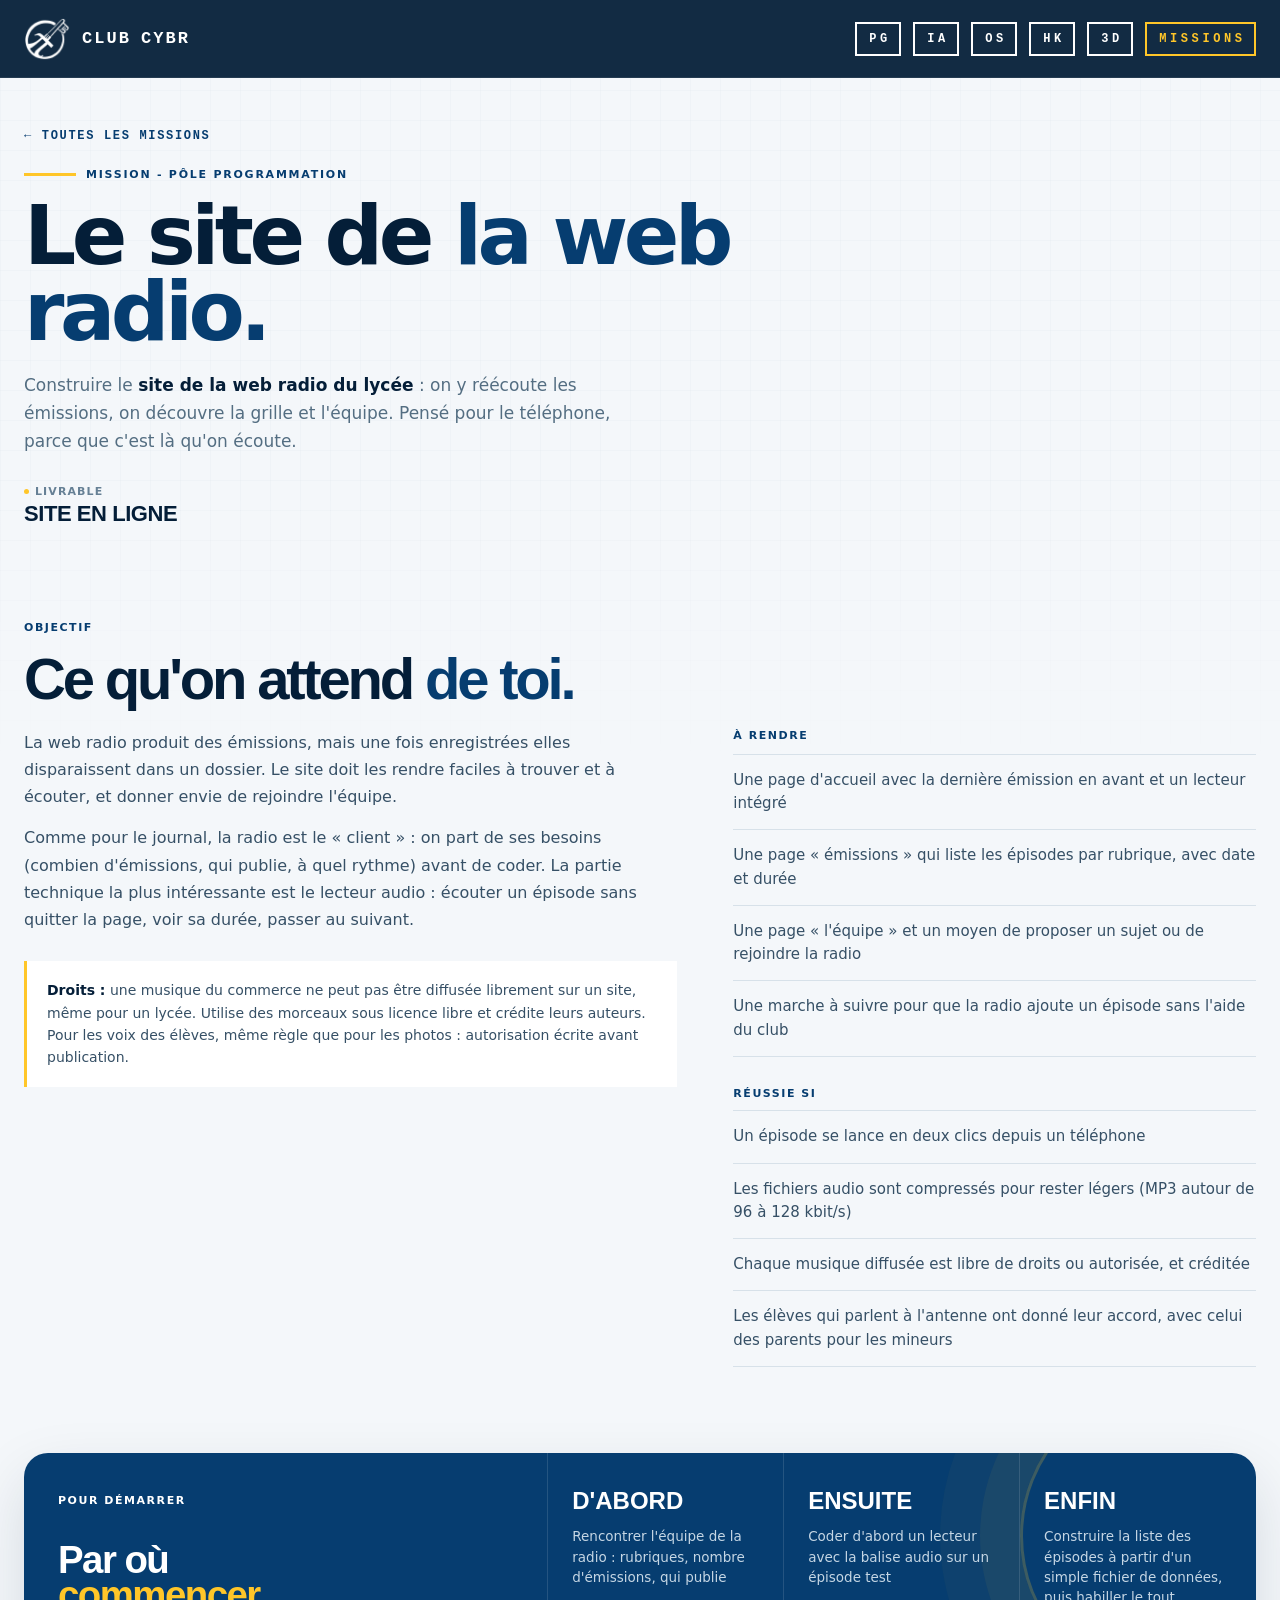
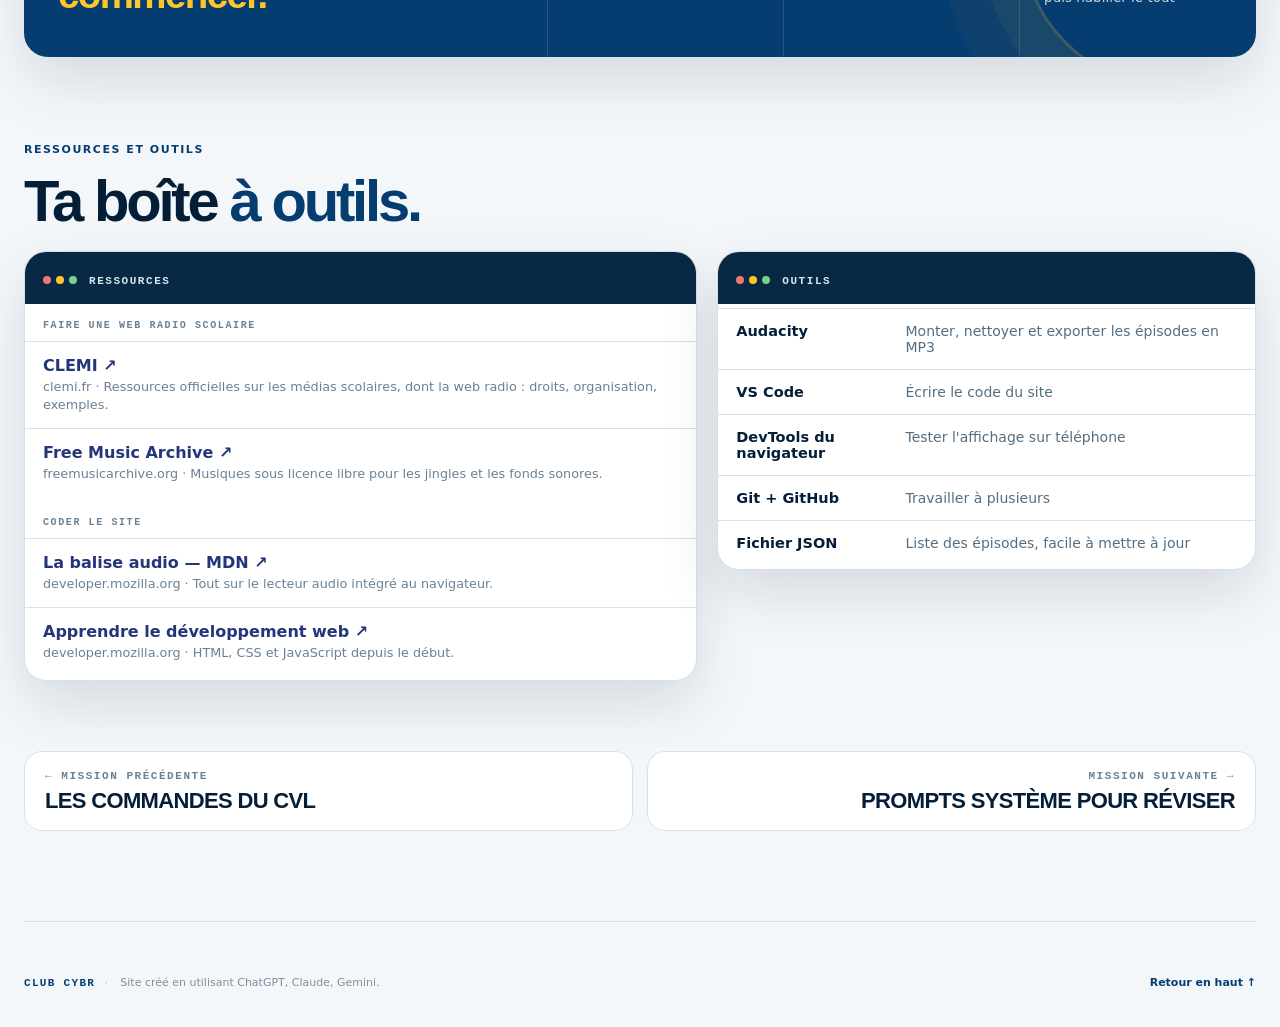
<file: mission-webradio/index.html>
<!DOCTYPE html>
<html lang="fr">
<head>
  <meta charset="utf-8">
  <meta name="viewport" content="width=device-width, initial-scale=1">
  <meta name="theme-color" content="#063d70">
  <meta name="description" content="Construire le site de la web radio du lycée : on y réécoute les émissions, on découvre la grille et l&#x27;équipe. Pensé pour le téléphone, parce que c&#x27;est là qu&#x27;on écoute.">
  <title>Le site de la web radio — Club CYBR</title>
  
  <style>
:root {
  --navy:#063d70;
  --navy-deep:#041e38;
  --gold:#ffc629;
  --gold-2:#f2b800;
  --ice:#f4f7fa;
  --ink:#092a45;
  --muted:#6a8195;
  --line:#d7e1e9;
  --shadow:0 24px 60px rgba(4,30,56,.13);
  --dot:#d5dae5;
  --panel:#fff;
  --edge:#79839a;
  --accent:#24357a;
}
@media (prefers-color-scheme:dark) {
  :root {
    --dot:#232a3a;
    --panel:#1a2030;
    --ink:#e8ecf5;
    --muted:#9aa4ba;
    --line:#2a3247;
    --edge:#7f8aa6;
    --accent:#8fb0ff;
  }
}
* { box-sizing:border-box }
html { scroll-behavior:smooth }
body {
  margin:0;
  color:var(--ink);
  font-family:Inter,ui-sans-serif,system-ui,-apple-system,"Segoe UI",sans-serif;
  background:var(--ice);
  overflow-x:hidden;
}
a { text-decoration:none; color:inherit }
button { font:inherit }
.page-width { width:min(1240px,calc(100% - 48px)); margin-inline:auto }
/* --- Fond décoratif --- */
.bg-grid {
  position:fixed;
  inset:0;
  pointer-events:none;
  opacity:.16;
  background-image:linear-gradient(rgba(5,61,112,.12) 1px,transparent 1px),linear-gradient(90deg,rgba(5,61,112,.12) 1px,transparent 1px);
  background-size:30px 30px;
  mask-image:linear-gradient(to bottom,black 0 55%,transparent 90%);
  z-index:-3;
}
.bg-circuit {
  position:fixed;
  pointer-events:none;
  z-index:-2;
  opacity:.34;
}
.bg-circuit::before, .bg-circuit::after {
  content:"";
  position:absolute;
  background:var(--gold);
  box-shadow:0 0 0 5px rgba(255,198,41,.06);
}
.bg-circuit-a {
  width:320px;
  height:240px;
  right:-60px;
  top:110px;
  border:3px solid rgba(6,61,112,.35);
  border-left:0;
  clip-path:polygon(18% 0,100% 0,100% 100%,0 100%,0 78%,18% 78%);
}
.bg-circuit-a::before {
  width:82px;
  height:3px;
  left:-20px;
  top:58px;
}
.bg-circuit-a::after {
  width:3px;
  height:72px;
  left:60px;
  bottom:-20px;
}
.bg-circuit-b {
  width:250px;
  height:210px;
  left:-80px;
  top:620px;
  border:3px solid rgba(6,61,112,.25);
  border-right:0;
  clip-path:polygon(0 0,82% 0,82% 20%,100% 20%,100% 100%,0 100%);
}
.bg-circuit-b::before {
  width:70px;
  height:3px;
  right:-20px;
  top:50px;
}
.bg-circuit-b::after {
  width:3px;
  height:52px;
  right:40px;
  top:-15px;
}
/* --- En-tête --- */
.site-header {
  position:sticky;
  top:0;
  z-index:30;
  height:78px;
  padding:0 max(24px,calc((100vw - 1240px)/2));
  display:flex;
  align-items:center;
  gap:32px;
  background:rgba(4,30,56,.94);
  backdrop-filter:blur(16px);
  border-bottom:1px solid rgba(255,255,255,.08);
  color:#fff;
}
.brand {
  display:flex;
  align-items:center;
  gap:12px;
  min-width:0;
}
.brand-logo { display:block; width:46px; height:46px }
.brand-text { display:flex; flex-direction:column; gap:2px }
.header-nav { display:flex; gap:12px; margin-left:auto }
.header-nav a {
  padding:9px calc(12px - .3em) 9px 12px;   /* le retrait à droite compense l'espacement après la dernière lettre */
  border:2px solid #fff;
  font:700 12px/1 "Courier New",ui-monospace,monospace;
  letter-spacing:.3em;
  text-transform:uppercase;
  color:#fff;
  transition:color .2s, border-color .2s;
}
.header-nav a:hover { color:var(--gold); border-color:var(--gold) }
.header-nav a:focus-visible { outline-color:var(--gold) }
@media (max-width:1020px) {
  .header-nav { gap:8px }
  .header-nav a { padding:8px calc(9px - .18em) 8px 9px; font-size:11px; letter-spacing:.18em }
}
/* --- Hero --- */
.hero {
  min-height:690px;
  display:grid;
  grid-template-columns:1.02fr .98fr;
  align-items:center;
  gap:50px;
  padding-top:46px;
  padding-bottom:70px;
}
.hero-copy { padding-top:15px }
.kicker {
  display:flex;
  align-items:center;
  gap:10px;
  color:var(--navy);
  font-size:11px;
  font-weight:900;
  letter-spacing:.16em;
}
.kicker-line { height:3px; width:52px; background:var(--gold) }
h1 {
  margin:17px 0 20px;
  font-size:clamp(48px,7vw,82px);
  line-height:.93;
  letter-spacing:-.055em;
  color:var(--navy-deep);
}
h1 em { font-style:normal; color:var(--navy); position:relative }
h1 em::after {
  content:"";
  position:absolute;
  left:0;
  right:8%;
  bottom:-5px;
  height:8px;
  background:var(--gold);
  z-index:-1;
  transform:skewX(-14deg);
}
.hero-lead {
  max-width:590px;
  font-size:17px;
  line-height:1.65;
  color:#546e82;
  margin:0;
}
.hero-cta {
  display:flex;
  flex-wrap:wrap;
  gap:12px;
  margin-top:27px;
}
.btn {
  display:inline-flex;
  align-items:center;
  gap:16px;
  min-height:48px;
  padding:0 18px;
  border-radius:11px;
  border:1px solid var(--navy);
  font-size:12px;
  font-weight:900;
  letter-spacing:.05em;
  text-transform:uppercase;
  transition:transform .18s,box-shadow .18s;
}
.btn span { font-size:17px }
.btn:hover { transform:translateY(-2px); box-shadow:0 12px 28px rgba(4,30,56,.12) }
.btn-gold { background:var(--gold); border-color:var(--gold-2); color:var(--navy-deep) }
.btn-outline { background:#fff; color:var(--navy) }
.hero-meta {
  display:flex;
  flex-wrap:wrap;
  gap:18px 24px;
  margin-top:27px;
  font-size:11px;
  color:#668095;
  font-weight:700;
}
.hero-meta b { font-size:16px; color:var(--navy) }
.hero-meta i {
  display:inline-block;
  width:5px;
  height:5px;
  border-radius:50%;
  background:var(--gold);
  margin:0 5px 1px 0;
}
.hero-visual {
  min-height:540px;
  position:relative;
  display:grid;
  place-items:center;
}
.hero-lines { position:absolute; background:var(--gold); opacity:.9 }
.hero-lines-top {
  width:270px;
  height:4px;
  top:54px;
  right:30px;
  box-shadow:60px 34px 0 var(--gold),115px 68px 0 var(--gold);
}
.hero-lines-left {
  height:250px;
  width:4px;
  left:62px;
  bottom:70px;
  box-shadow:38px 72px 0 var(--gold),76px 125px 0 var(--gold);
}
.chip-shell {
  width:min(390px,75vw);
  aspect-ratio:1;
  position:relative;
  background:#c1cbd3;
  padding:17px;
  border:3px solid #82909a;
  box-shadow:0 24px 50px rgba(5,36,61,.18);
  clip-path:polygon(8% 0,92% 0,100% 8%,100% 92%,92% 100%,8% 100%,0 92%,0 8%);
}
.chip-shell::before {
  content:"";
  position:absolute;
  inset:28px;
  border:1px solid #a2afb8;
  background:#d9e0e5;
}
.chip-board {
  position:absolute;
  inset:54px;
  border-radius:14px;
  overflow:hidden;
  background:linear-gradient(145deg,#fbfcfd,#e6ebef);
  border:1px solid #b5c1c9;
  display:grid;
  place-items:center;
}
.chip-inner-grid {
  position:absolute;
  inset:0;
  background-image:linear-gradient(rgba(9,42,69,.07) 1px,transparent 1px),linear-gradient(90deg,rgba(9,42,69,.07) 1px,transparent 1px);
  background-size:18px 18px;
}
.chip-label {
  position:relative;
  display:flex;
  flex-direction:column;
  align-items:center;
  color:var(--navy);
}
.chip-pad {
  position:absolute;
  width:15px;
  height:15px;
  background:var(--gold);
  box-shadow:0 0 0 4px rgba(255,198,41,.13);
}
.pad-1 { left:18%; top:18% }
.pad-2 { right:18%; top:18% }
.pad-3 { left:18%; bottom:18% }
.pad-4 { right:18%; bottom:18% }
.chip-pins {
  position:absolute;
  z-index:2;
  background:repeating-linear-gradient(90deg,var(--gold) 0 8px,transparent 8px 18px);
}
.pins-top, .pins-bottom { left:18px; right:18px; height:18px }
.pins-top { top:-13px }
.pins-bottom { bottom:-13px }
.pins-left, .pins-right {
  top:18px;
  bottom:18px;
  width:18px;
  background:repeating-linear-gradient(0deg,var(--gold) 0 8px,transparent 8px 18px);
}
.pins-left { left:-13px }
.pins-right { right:-13px }
/* --- Pôles --- */
.poles { padding-top:72px }
.section-topline {
  display:flex;
  align-items:end;
  justify-content:space-between;
  gap:30px;
  margin-bottom:24px;
}
.section-topline>div:first-child {
  display:flex;
  align-items:center;
  gap:10px;
  flex-wrap:wrap;
}
.section-num {
  font:900 12px "Courier New",monospace;
  color:var(--gold-2);
  background:var(--navy);
  padding:8px 10px;
}
.section-label {
  font-size:11px;
  font-weight:900;
  letter-spacing:.14em;
  color:var(--navy);
  text-transform:uppercase;
}
.section-topline p {
  max-width:520px;
  margin:0;
  color:#71879a;
  font-size:13px;
  line-height:1.5;
}
.section-topline strong { color:var(--navy) }
.pole-grid { display:grid; grid-template-columns:repeat(12,1fr); gap:14px }
.pole {
  position:relative;
  border:0;
  padding:0;
  overflow:hidden;
  cursor:pointer;
  min-height:270px;
  background:var(--navy);
  text-align:left;
  border-radius:18px;
  box-shadow:var(--shadow);
  isolation:isolate;
  transition:transform .2s ease,box-shadow .2s ease;
}
.pole:hover { transform:translateY(-5px); box-shadow:0 30px 70px rgba(4,30,56,.2) }
.pole:nth-child(1) { grid-column:span 5; min-height:390px }
.pole:nth-child(2) { grid-column:span 7; min-height:250px }
.pole:nth-child(3) { grid-column:span 4 }
.pole:nth-child(4) { grid-column:span 4 }
.pole:nth-child(5) { grid-column:span 4 }
.pole img {
  position:absolute;
  inset:0;
  width:100%;
  height:100%;
  object-fit:cover;
  filter:saturate(.96) contrast(1.02);
  transform:scale(1.01);
  transition:transform .5s ease;
}
.pole:hover img { transform:scale(1.05) }
.pole-overlay {
  position:absolute;
  inset:0;
  background:linear-gradient(120deg,rgba(4,30,56,.92),rgba(4,30,56,.2) 72%),linear-gradient(0deg,rgba(4,30,56,.3),transparent 40%);
  z-index:1;
}
.pole-content {
  position:absolute;
  inset:0;
  z-index:2;
  color:#fff;
  padding:20px;
  display:flex;
  flex-direction:column;
}
.pole-top {
  display:flex;
  align-items:center;
  justify-content:space-between;
  gap:10px;
}
.pole-top b {
  display:grid;
  place-items:center;
  min-width:46px;
  height:38px;
  border:1px solid var(--gold);
  color:var(--gold);
  font:900 14px/1 "Courier New",monospace;
  padding:0 7px;
}
.pole-top span { font:900 9px/1 "Courier New",monospace; letter-spacing:.15em; color:#c3d8e8 }
.pole-top .available { color:var(--gold) }
.pole strong {
  margin-top:auto;
  font:900 clamp(28px,3.6vw,43px)/.9 "Arial Narrow",Inter,sans-serif;
  letter-spacing:-.045em;
  text-transform:uppercase;
}
.pole-caption { margin-top:9px; color:#d4e3ee; font-size:12px }
.pole-arrow {
  position:absolute;
  right:17px;
  bottom:14px;
  font-size:28px;
  color:var(--gold);
  font-weight:800;
}
/* --- Le principe --- */
.principle { padding-top:86px }
.principle-card {
  background:var(--navy);
  color:#fff;
  border-radius:24px;
  box-shadow:var(--shadow);
  display:grid;
  grid-template-columns:1fr 1.35fr;
  overflow:hidden;
  position:relative;
}
.principle-card::after {
  content:"";
  position:absolute;
  right:-70px;
  top:-70px;
  width:300px;
  height:300px;
  border:3px solid rgba(255,198,41,.22);
  border-radius:50%;
  box-shadow:0 0 0 40px rgba(255,198,41,.05),0 0 0 80px rgba(255,198,41,.03);
}
.principle-title { padding:36px 34px; border-right:1px solid rgba(255,255,255,.12) }
.principle-title .section-label { color:#fff }
.principle-title h2 {
  font:900 clamp(28px,3vw,44px)/.92 "Arial Narrow",Inter,sans-serif;
  letter-spacing:-.04em;
  margin:34px 0 0;
}
.principle-title h2 em { font-style:normal; color:var(--gold) }
.steps {
  display:grid;
  grid-template-columns:repeat(3,1fr);
  position:relative;
  z-index:1;
}
.step { padding:36px 24px; border-right:1px solid rgba(255,255,255,.12) }
.step:last-child { border-right:0 }
.step span {
  display:inline-flex;
  color:var(--gold);
  border:1px solid rgba(255,198,41,.5);
  width:36px;
  height:30px;
  align-items:center;
  justify-content:center;
  font:900 11px "Courier New",monospace;
}
.step strong {
  display:block;
  font:900 24px/1 "Arial Narrow",Inter,sans-serif;
  text-transform:uppercase;
  margin-top:38px;
}
.step p {
  font-size:12px;
  line-height:1.5;
  color:#c5d6e4;
  max-width:210px;
}
/* --- Parcours (graphe) --- */
.curriculum { padding-top:105px }
.curriculum-intro { align-items:center }
.curriculum-intro h2 {
  flex-basis:100%;
  margin:9px 0 0;
  font:900 clamp(34px,5vw,58px)/.9 "Arial Narrow",Inter,sans-serif;
  color:var(--navy-deep);
  letter-spacing:-.055em;
}
.curriculum-intro h2 em { font-style:normal; color:var(--navy) }
.graph-frame {
  border-radius:22px;
  background:#fff;
  border:1px solid #d4dfe8;
  box-shadow:var(--shadow);
  display:block;
  overflow:hidden;   /* arrondit aussi les coins de l'en-tête et du pied */
}
.graph-header {
  height:52px;
  background:#082844;
  color:#d8e7f2;
  display:flex;
  align-items:center;
  justify-content:space-between;
  padding:0 18px;
  gap:15px;
}
.terminal-dot {
  width:8px;
  height:8px;
  border-radius:50%;
  display:inline-block;
  margin-right:5px;
}
.terminal-dot.red { background:#ec7777 }
.terminal-dot.yellow { background:var(--gold) }
.terminal-dot.green { background:#75d18b }
.graph-header strong { font:900 11px "Courier New",monospace; letter-spacing:.14em; margin-left:7px }
.graph-stage {
  position:relative;
  overflow:hidden;
  min-height:80vh;
  background:radial-gradient(circle at 50% 0,rgba(10,75,132,.05),transparent 48%),#f9fbfc;
}
.cy {
  position:absolute;
  inset:0;
  background-image:radial-gradient(var(--dot) 1px,transparent 1px);
  background-size:22px 22px;
}
.recenter {
  position:absolute;
  top:12px;
  left:12px;
  display:grid;
  place-items:center;
  width:38px;
  height:38px;
  padding:0;
  color:var(--ink);
  background:var(--panel);
  border:1px solid var(--line);
  border-radius:10px;
  cursor:pointer;
}
.recenter:hover { border-color:var(--accent) }
:focus-visible { outline:2px solid var(--accent); outline-offset:2px }
.legend {
  display:flex;
  flex-wrap:wrap;
  gap:6px 18px;
  margin:0;
  padding:12px 18px;
  list-style:none;
  font-size:.8rem;
  color:var(--muted);
  background:var(--panel);
  border-top:1px solid var(--line);
}
.legend li { display:flex; align-items:center; gap:6px }
.legend i, .chip i {
  width:11px;
  height:11px;
  border-radius:3px;
  border:1.5px solid;
  display:inline-block;
}
.panel {
  position:absolute;
  top:0;
  right:0;
  bottom:0;
  width:clamp(300px,28%,420px);
  box-sizing:border-box;
  padding:24px 22px;
  overflow:auto;
  background:var(--panel);
  border-left:1px solid var(--line);
  box-shadow:-8px 0 24px rgba(0,0,0,.08);
  transform:translateX(105%);
  transition:transform .25s ease;
  z-index:10;
}
.panel.open { transform:none }
.panel h2 { margin:0 28px 10px 0; font-size:1.4rem; line-height:1.25 }
.panel h3 { margin:22px 0 8px; font-size:.95rem }
.x {
  position:absolute;
  top:12px;
  right:12px;
  width:32px;
  height:32px;
  padding:0;
  font-size:1.2rem;
  line-height:1;
}
.chips {
  display:flex;
  flex-wrap:wrap;
  gap:8px;
  margin:0;
}
.chip {
  display:inline-flex;
  align-items:center;
  gap:6px;
  padding:2px 10px;
  font-size:.82rem;
  color:var(--muted);
  border:1px solid var(--line);
  border-radius:99px;
}
.desc { margin:14px 0 0 }
.res { margin:0; padding:0; list-style:none }
.res li { padding:8px 0; border-top:1px solid var(--line) }
.res a {
  display:inline-flex;
  align-items:center;
  gap:6px;
  color:var(--accent);
  font-weight:700;
  text-decoration:none;
}
.res a:hover { text-decoration:underline }
.none, .res .off { color:var(--muted) }
.res-note { margin:3px 0 0; font-size:.8rem; color:var(--muted); line-height:1.4 }
@media (max-width:720px) {
  .panel {
    top:auto;
    left:0;
    width:auto;
    max-height:46vh;
    border-left:0;
    border-top:1px solid var(--line);
    border-radius:16px 16px 0 0;
    transform:translateY(105%);
  }
}
@media (prefers-reduced-motion:reduce) {
  .panel { transition:none }
}
/* --- Pied de page --- */
.site-footer {
  display:flex;
  justify-content:space-between;
  gap:20px;
  padding:54px 0 38px;
  margin-top:90px;
  border-top:1px solid var(--line);
  font-size:11px;
  color:#7a90a1;
}
.site-footer strong { color:var(--navy); letter-spacing:.12em; font-family:"Courier New",ui-monospace,monospace }
.site-footer span { margin:0 9px; color:var(--gold-2) }
.site-footer a { font-weight:800; color:var(--navy) }
@media (max-width:1020px) {
  .hero { grid-template-columns:1fr; gap:0; padding-top:35px }
  .hero-visual { order:-1; min-height:480px }
  .hero-copy { padding-top:0 }
  .pole-grid { grid-template-columns:repeat(6,1fr) }
  .pole:nth-child(1) { grid-column:span 3; min-height:340px }
  .pole:nth-child(2) { grid-column:span 3; min-height:340px }
  .pole:nth-child(n/**/+3) { grid-column:span 2 }
  .principle-card { grid-template-columns:1fr }
  .principle-title { border-right:0; border-bottom:1px solid rgba(255,255,255,.12) }
}
@media (max-width:720px) {
  .page-width { width:min(100% - 28px,1240px) }
  .site-header { padding:0 14px; gap:13px; height:68px }
  .header-nav { display:none }
  .hero { min-height:auto; padding:36px 0 45px }
  .hero-visual { min-height:360px }
  .chip-shell { width:min(300px,74vw) }
  .chip-board { inset:42px }
  .hero-lines-top { top:22px; right:12px }
  .hero-lines-left { left:20px; bottom:20px }
  .hero-meta { gap:10px 16px }
  .poles { padding-top:45px }
  .section-topline { align-items:flex-start; flex-direction:column }
  .pole-grid { grid-template-columns:1fr }
  .pole:nth-child(1), .pole:nth-child(2), .pole:nth-child(n/**/+3) { grid-column:1; min-height:270px }
  .principle { padding-top:54px }
  .steps { grid-template-columns:1fr }
  .step { border-right:0; border-bottom:1px solid rgba(255,255,255,.12) }
  .step:last-child { border-bottom:0 }
  .curriculum { padding-top:70px }
  .curriculum-intro h2 { font-size:44px }
  .site-footer { flex-direction:column; margin-top:60px }
}
@media (prefers-reduced-motion:reduce) {
  html { scroll-behavior:auto }
  .btn, .pole, .pole img { transition:none }
}
.brand-text strong {
  display:flex;
  align-items:center;
  gap:10px;
  font:900 17px/1 "Courier New",ui-monospace,monospace;
  letter-spacing:.12em;
}
.brand-text strong span { display:inline-block; font:inherit }
.pole.selected { outline:3px solid var(--gold); outline-offset:3px }
@media (max-width:720px) {
  .brand-text strong { font-size:15px; gap:8px }
  .brand-logo { width:40px; height:40px }
}
.chip-label span, .chip-label b { font:900 35px/.95 "Courier New",ui-monospace,monospace; letter-spacing:.08em }
@media (max-width:720px) {
  .chip-label span, .chip-label b { font-size:27px }
}
  </style>
  <link rel="stylesheet" href="../missions.css">
</head>
<body>
  <div class="bg-grid" aria-hidden="true"></div>
  <header class="site-header">
<div class="brand">
  <a href="https://www.pisurquatre.xyz/" aria-label="Site Pi sur quatre">
    <img class="brand-logo" src="../assets/logo2-blanc.png" alt="" width="46" height="46">
  </a>
  <a class="brand-text" href="../index.html#accueil" aria-label="Club CYBR, retour à l'accueil">
    <strong><span>CLUB</span><span>CYBR</span></strong>
  </a>
</div>
    <nav class="header-nav" aria-label="Navigation principale">
      <a href="../index.html#parcours-programmation">PG</a>
      <a href="../index.html#parcours-ia">IA</a>
      <a href="../index.html#parcours-os">OS</a>
      <a href="../index.html#parcours-hacking">HK</a>
      <a href="../index.html#parcours-3D">3D</a>
        <a class="nav-ms" href="../index.html#missions">MISSIONS</a>
      </nav>
  </header>

  <main class="m-page" id="haut">
  <section class="m-hero page-width">
    <a class="back-link" href="../index.html#missions">← TOUTES LES MISSIONS</a>
    <div class="kicker"><span class="kicker-line"></span> MISSION - PÔLE PROGRAMMATION</div>
    <h1>Le site de <em>la web radio.</em></h1>
    <div class="hero-lead"><p>Construire le <strong>site de la web radio du lycée</strong> : on y réécoute les émissions, on découvre la grille et l'équipe. Pensé pour le téléphone, parce que c'est là qu'on écoute.</p></div>
    <div class="m-facts"><div><i></i>LIVRABLE<b>site en ligne</b></div></div>
  </section>

  <section class="m-sec page-width">
    <div class="section-topline curriculum-intro"><div><span class="section-label">OBJECTIF</span><h2>Ce qu'on attend <em>de toi.</em></h2></div></div>
    <div class="m-body">
      <div><div class="m-prose"><p>La web radio produit des émissions, mais une fois enregistrées elles disparaissent dans un dossier. Le site doit les rendre faciles à trouver et à écouter, et donner envie de rejoindre l'équipe.</p>
<p>Comme pour le journal, la radio est le « client » : on part de ses besoins (combien d'émissions, qui publie, à quel rythme) avant de coder. La partie technique la plus intéressante est le lecteur audio : écouter un épisode sans quitter la page, voir sa durée, passer au suivant.</p></div><div class="m-note"><p><strong>Droits :</strong> une musique du commerce ne peut pas être diffusée librement sur un site, même pour un lycée. Utilise des morceaux sous licence libre et crédite leurs auteurs. Pour les voix des élèves, même règle que pour les photos : autorisation écrite avant publication.</p></div></div>
      <div class="m-side"><span class="section-label">À rendre</span><ul class="m-list"><li>Une page d'accueil avec la dernière émission en avant et un lecteur intégré</li><li>Une page « émissions » qui liste les épisodes par rubrique, avec date et durée</li><li>Une page « l'équipe » et un moyen de proposer un sujet ou de rejoindre la radio</li><li>Une marche à suivre pour que la radio ajoute un épisode sans l'aide du club</li></ul><div class="m-ok"><span class="section-label">Réussie si</span><ul class="m-list"><li>Un épisode se lance en deux clics depuis un téléphone</li><li>Les fichiers audio sont compressés pour rester légers (MP3 autour de 96 à 128 kbit/s)</li><li>Chaque musique diffusée est libre de droits ou autorisée, et créditée</li><li>Les élèves qui parlent à l'antenne ont donné leur accord, avec celui des parents pour les mineurs</li></ul></div></div>
    </div>
  </section>
  
  <section class="principle page-width">
    <div class="principle-card">
      <div class="principle-title"><span class="section-label">POUR DÉMARRER</span><h2>Par où<br><em>commencer.</em></h2></div>
      <div class="steps m-steps" style="--n:3"><div class="step"><strong>D'abord</strong><p>Rencontrer l'équipe de la radio : rubriques, nombre d'émissions, qui publie</p></div><div class="step"><strong>Ensuite</strong><p>Coder d'abord un lecteur avec la balise audio sur un épisode test</p></div><div class="step"><strong>Enfin</strong><p>Construire la liste des épisodes à partir d'un simple fichier de données, puis habiller le tout</p></div></div>
    </div>
  </section>
  
  <section class="m-sec page-width">
    <div class="section-topline curriculum-intro"><div><span class="section-label">RESSOURCES ET OUTILS</span><h2>Ta boîte <em>à outils.</em></h2></div></div>
    <div class="m-two"><div class="graph-frame m-frame">
        <div class="graph-header"><div><span class="terminal-dot red"></span><span class="terminal-dot yellow"></span><span class="terminal-dot green"></span><strong>RESSOURCES</strong></div></div>
        <div class="res-group">FAIRE UNE WEB RADIO SCOLAIRE</div>
<ul class="res"><li><a href="https://www.clemi.fr/" target="_blank" rel="noopener">CLEMI ↗</a><p class="res-note">clemi.fr · Ressources officielles sur les médias scolaires, dont la web radio : droits, organisation, exemples.</p></li><li><a href="https://freemusicarchive.org/" target="_blank" rel="noopener">Free Music Archive ↗</a><p class="res-note">freemusicarchive.org · Musiques sous licence libre pour les jingles et les fonds sonores.</p></li></ul>
<div class="res-group">CODER LE SITE</div>
<ul class="res"><li><a href="https://developer.mozilla.org/fr/docs/Web/HTML/Element/audio" target="_blank" rel="noopener">La balise audio — MDN ↗</a><p class="res-note">developer.mozilla.org · Tout sur le lecteur audio intégré au navigateur.</p></li><li><a href="https://developer.mozilla.org/fr/docs/Learn" target="_blank" rel="noopener">Apprendre le développement web ↗</a><p class="res-note">developer.mozilla.org · HTML, CSS et JavaScript depuis le début.</p></li></ul>
      </div><div class="graph-frame m-frame">
        <div class="graph-header"><div><span class="terminal-dot red"></span><span class="terminal-dot yellow"></span><span class="terminal-dot green"></span><strong>OUTILS</strong></div></div>
        <ul class="res m-tools"><li><strong>Audacity</strong><span>Monter, nettoyer et exporter les épisodes en MP3</span></li><li><strong>VS Code</strong><span>Écrire le code du site</span></li><li><strong>DevTools du navigateur</strong><span>Tester l'affichage sur téléphone</span></li><li><strong>Git + GitHub</strong><span>Travailler à plusieurs</span></li><li><strong>Fichier JSON</strong><span>Liste des épisodes, facile à mettre à jour</span></li></ul>
      </div></div>
  </section>
  <nav class="m-pager page-width" aria-label="Autres missions">
    <a href="../mission-cvl/index.html"><small>← MISSION PRÉCÉDENTE</small><b>Les commandes du CVL</b></a>
    <a href="../mission-prompts/index.html"><small>MISSION SUIVANTE →</small><b>Prompts système pour réviser</b></a>
  </nav>
  </main>
  <footer class="site-footer page-width">
    <div><strong>CLUB CYBR</strong><span>·</span> Site créé en utilisant ChatGPT, Claude, Gemini. </div>
    <a href="#haut">Retour en haut ↑</a>
  </footer>
</body>
</html>
</file>
<file: missions.css>
/* Club CYBR — styles des missions (liste sur l'accueil + pages mission). Complète le style de index.html. */
/* ---------- Ajouts missions (même vocabulaire que le site) ---------- */
.header-nav .nav-ms{border-color:var(--gold);color:var(--gold)}
.header-nav .nav-ms:hover{color:#fff;border-color:#fff}

.missions{padding-top:105px}
.mission-grid{display:grid;grid-template-columns:repeat(3,1fr);gap:14px}
.mission{position:relative;display:flex;flex-direction:column;padding:18px 20px;border-radius:18px;background:var(--navy);color:#fff;box-shadow:var(--shadow);overflow:hidden;isolation:isolate;transition:transform .2s,box-shadow .2s}
.mission::before{content:"";position:absolute;inset:0;z-index:-1;background-image:linear-gradient(rgba(255,255,255,.05) 1px,transparent 1px),linear-gradient(90deg,rgba(255,255,255,.05) 1px,transparent 1px);background-size:30px 30px}
.mission:hover{transform:translateY(-5px);box-shadow:0 30px 70px rgba(4,30,56,.2)}
.mission strong{display:-webkit-box;-webkit-line-clamp:2;-webkit-box-orient:vertical;overflow:hidden;height:2.1em;font:900 clamp(22px,2.2vw,28px)/1.05 "Arial Narrow",Inter,sans-serif;letter-spacing:-.04em;text-transform:uppercase;padding-right:30px}
.mission p{display:-webkit-box;-webkit-line-clamp:3;-webkit-box-orient:vertical;overflow:hidden;height:4.5em;margin:8px 34px 0 0;font-size:12.5px;line-height:1.5;color:rgb(197,214,228)}
.mission .pole-arrow{z-index:1;bottom:12px;font-size:24px}

/* page mission */
.m-hero{padding-top:46px;padding-bottom:10px}
.m-hero h1{max-width:15ch}
.back-link{display:inline-block;margin-bottom:26px;font:700 12px/1 "Courier New",monospace;letter-spacing:.14em;color:var(--navy)}
.back-link:hover{color:var(--gold-2)}
.m-facts{display:flex;flex-wrap:wrap;gap:12px 34px;margin-top:30px}
.m-facts div{font-size:11px;font-weight:700;color:rgb(102,128,149);letter-spacing:.1em}
.m-facts b{display:block;margin-top:5px;font:900 22px/1 "Arial Narrow",Inter,sans-serif;letter-spacing:-.02em;color:var(--navy-deep);text-transform:uppercase}
.m-facts .hot b{color:#c0392b}
.m-facts i{display:inline-block;width:5px;height:5px;border-radius:50%;background:var(--gold);margin:0 6px 1px 0}

.m-sec{padding-top:86px}
.m-body{display:grid;grid-template-columns:minmax(0,1fr) minmax(0,.8fr);gap:56px;align-items:start}
.m-prose{font-size:16px;line-height:1.7;color:rgb(54,80,102)}
.m-prose p{margin:0 0 14px}
.m-prose b,.m-prose strong{color:var(--navy-deep)}
.m-list{margin:0;padding:0;list-style:none}
.m-list li{padding:14px 0;border-top:1px solid var(--line);font-size:15px;line-height:1.55;color:rgb(54,80,102)}
.m-list li:last-child{border-bottom:1px solid var(--line)}
.m-side .section-label{display:block;margin-bottom:12px}
.m-ok{margin-top:28px;font-size:15px;line-height:1.6;color:rgb(54,80,102)}
.m-ok .section-label{display:block;margin-bottom:8px}
.m-note{margin-top:28px;padding:18px 20px;border-left:3px solid var(--gold);background:#fff;font-size:14px;line-height:1.6;color:rgb(54,80,102)}
.m-note b{color:var(--navy-deep)}
.m-extra{margin-top:30px}
.m-extra h3{font:900 22px/1 "Arial Narrow",Inter,sans-serif;text-transform:uppercase;letter-spacing:-.02em;color:var(--navy-deep);margin:0 0 10px}
.m-extra .m-box>p{font-size:14px;color:var(--muted)}
.m-pre{background:rgb(8,40,68);color:rgb(216,231,242);border-radius:14px;padding:18px 20px;font:13px/1.65 "Courier New",ui-monospace,monospace;overflow-x:auto;white-space:pre-wrap;margin:12px 0 0}
.m-pre .c{color:var(--gold)}
.m-time{margin:0;padding:0;list-style:none}
.m-time li{display:grid;grid-template-columns:150px 1fr;gap:12px;padding:12px 0;border-top:1px solid var(--line)}
.m-time li:last-child{border-bottom:1px solid var(--line)}
.m-time .dt{font:900 12px "Courier New",monospace;letter-spacing:.06em;color:var(--navy)}
.m-time li.hot .dt{color:#c0392b}
.m-time .ev{font-size:14.5px;color:rgb(54,80,102)}

.principle-card .step strong{margin-top:0}
.principle-card .step p{font-size:13.5px;max-width:none}

.m-frame .res li{padding:14px 18px}
.m-frame .res{padding:4px 0}
.m-frame .res-group{padding:16px 18px 6px;font:900 10px "Courier New",monospace;letter-spacing:.16em;color:var(--muted)}
.m-frame .res a{color:var(--accent)}
.m-tools li{display:grid;grid-template-columns:minmax(0,.9fr) minmax(0,2fr);gap:4px 20px;align-items:baseline}
.m-tools strong{font-size:14.5px;color:var(--navy-deep)}
.m-tools span{font-size:14px;color:rgb(84,110,130)}
.m-two{display:grid;grid-template-columns:1.25fr 1fr;gap:20px;align-items:start}

.m-pager{display:grid;grid-template-columns:1fr 1fr;gap:14px;padding-top:70px}
.m-pager a{padding:18px 20px;border-radius:18px;border:1px solid var(--line);background:#fff}
.m-pager a:hover{border-color:var(--navy)}
.m-pager a:last-child{text-align:right}
.m-pager small{display:block;font:700 11px "Courier New",monospace;letter-spacing:.14em;color:var(--muted)}
.m-pager b{display:block;margin-top:8px;font:900 22px/1 "Arial Narrow",Inter,sans-serif;text-transform:uppercase;letter-spacing:-.03em;color:var(--navy-deep)}

@media (max-width:1020px){
  .mission-grid{grid-template-columns:repeat(2,1fr)}
  .m-body,.m-two{grid-template-columns:1fr;gap:34px}
}
@media (max-width:720px){
  .missions,.m-sec{padding-top:60px}
  .mission-grid{grid-template-columns:1fr}
  .m-tools li{grid-template-columns:1fr}
  .m-time li{grid-template-columns:1fr;gap:2px}
  .m-pager{grid-template-columns:1fr}
  .m-pager a:last-child{text-align:left}
}

/* ajouts pour les pages générées depuis les fichiers .md */
.m-hero .hero-lead p{margin:0 0 10px}
.m-hero .hero-lead strong{color:var(--navy-deep)}
.m-list{margin:0;padding:0;list-style:none}
ol.m-list{counter-reset:etape}
ol.m-list li::before{counter-increment:etape;content:counter(etape) ". ";font-weight:800;color:var(--navy)}
.m-side .m-list li,.m-extra .m-list li{font-size:15px}
.m-ok .m-list{margin-top:4px}
.m-extra h3{margin-top:4px}
.m-extra h4{font-size:15px;margin:16px 0 6px;color:var(--navy-deep)}
.m-extra p{font-size:14.5px;line-height:1.6;color:rgb(84,110,130)}
.m-note p{margin:0 0 10px}.m-note p:last-child{margin:0}
.m-note strong{color:var(--navy-deep)}
.m-pre code{font:inherit}
.m-frame-txt{padding:12px 18px;font-size:14px;color:var(--muted)}
.m-tools li span{display:block}
.m-steps{grid-template-columns:repeat(var(--n,3),1fr)}
@media (max-width:720px){.m-steps{grid-template-columns:1fr}}
.header-nav .nav-ms{border-color:var(--gold);color:var(--gold)}
</file>
